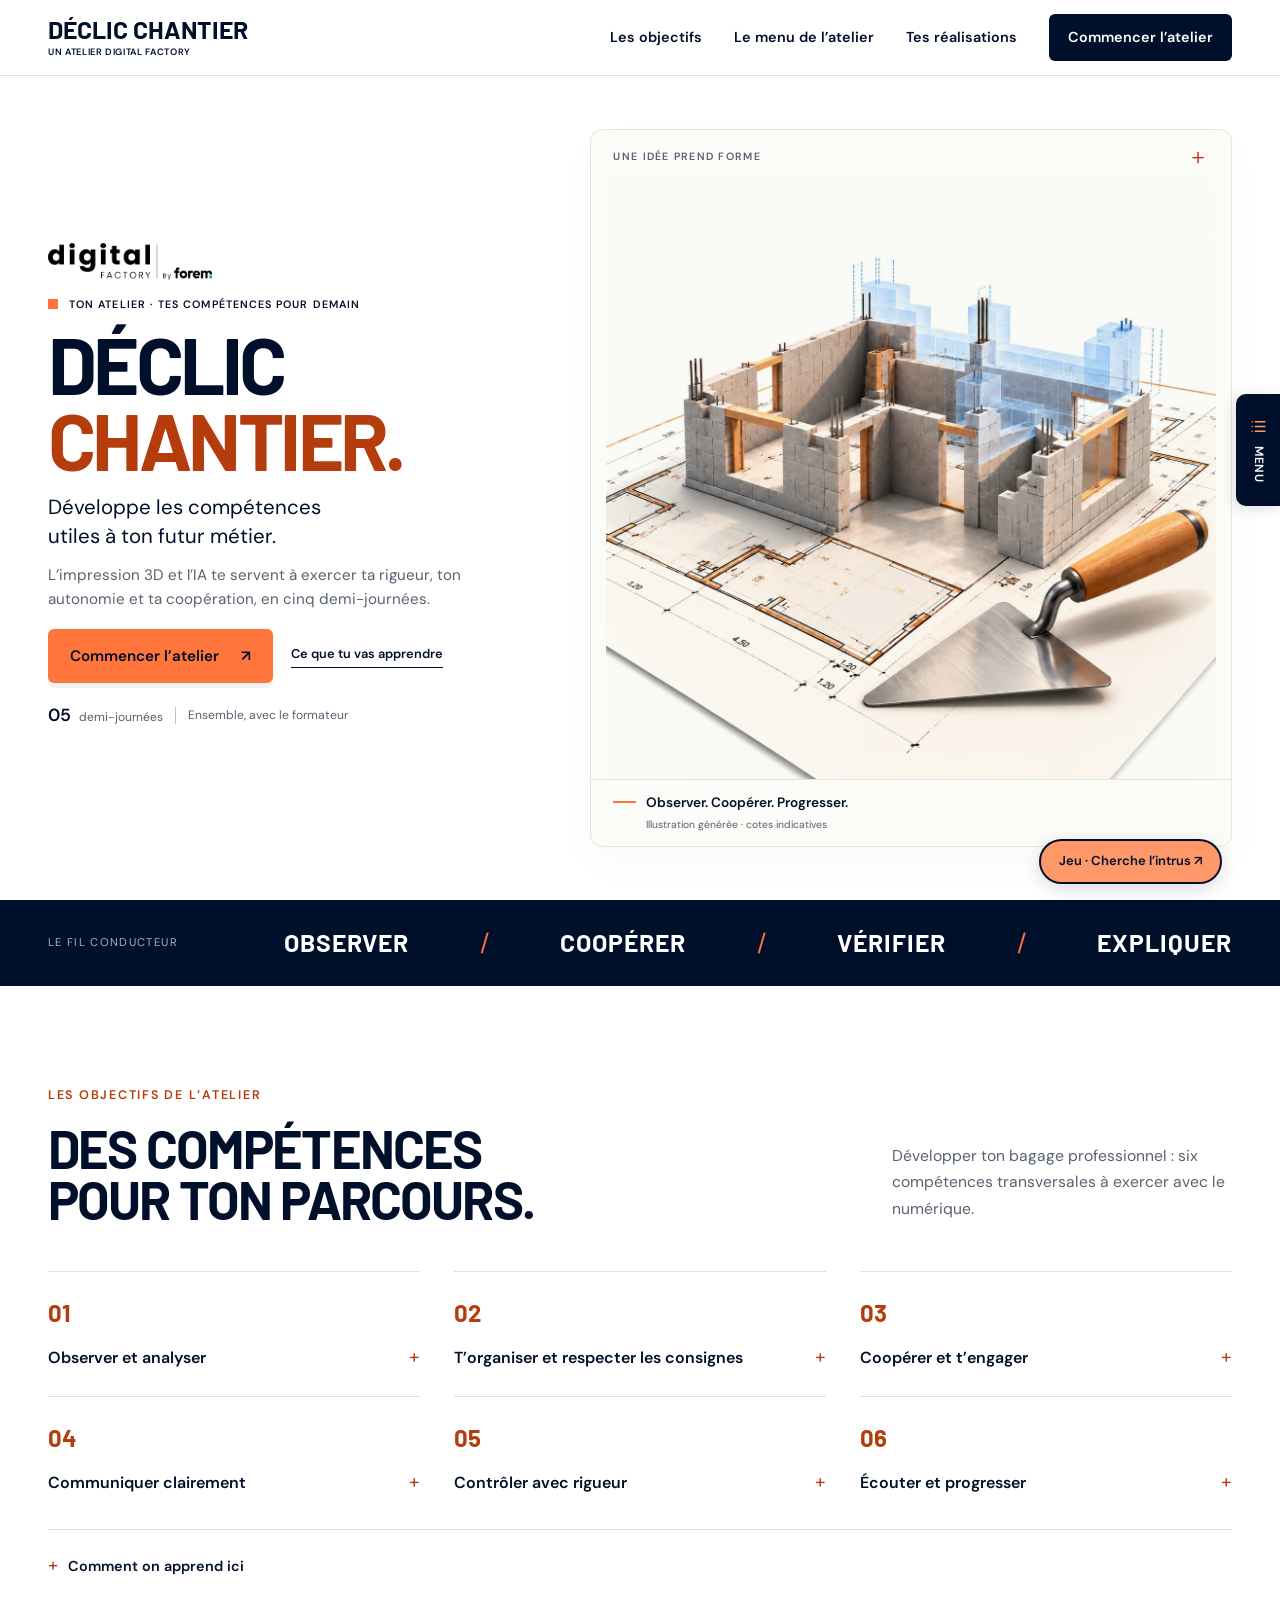
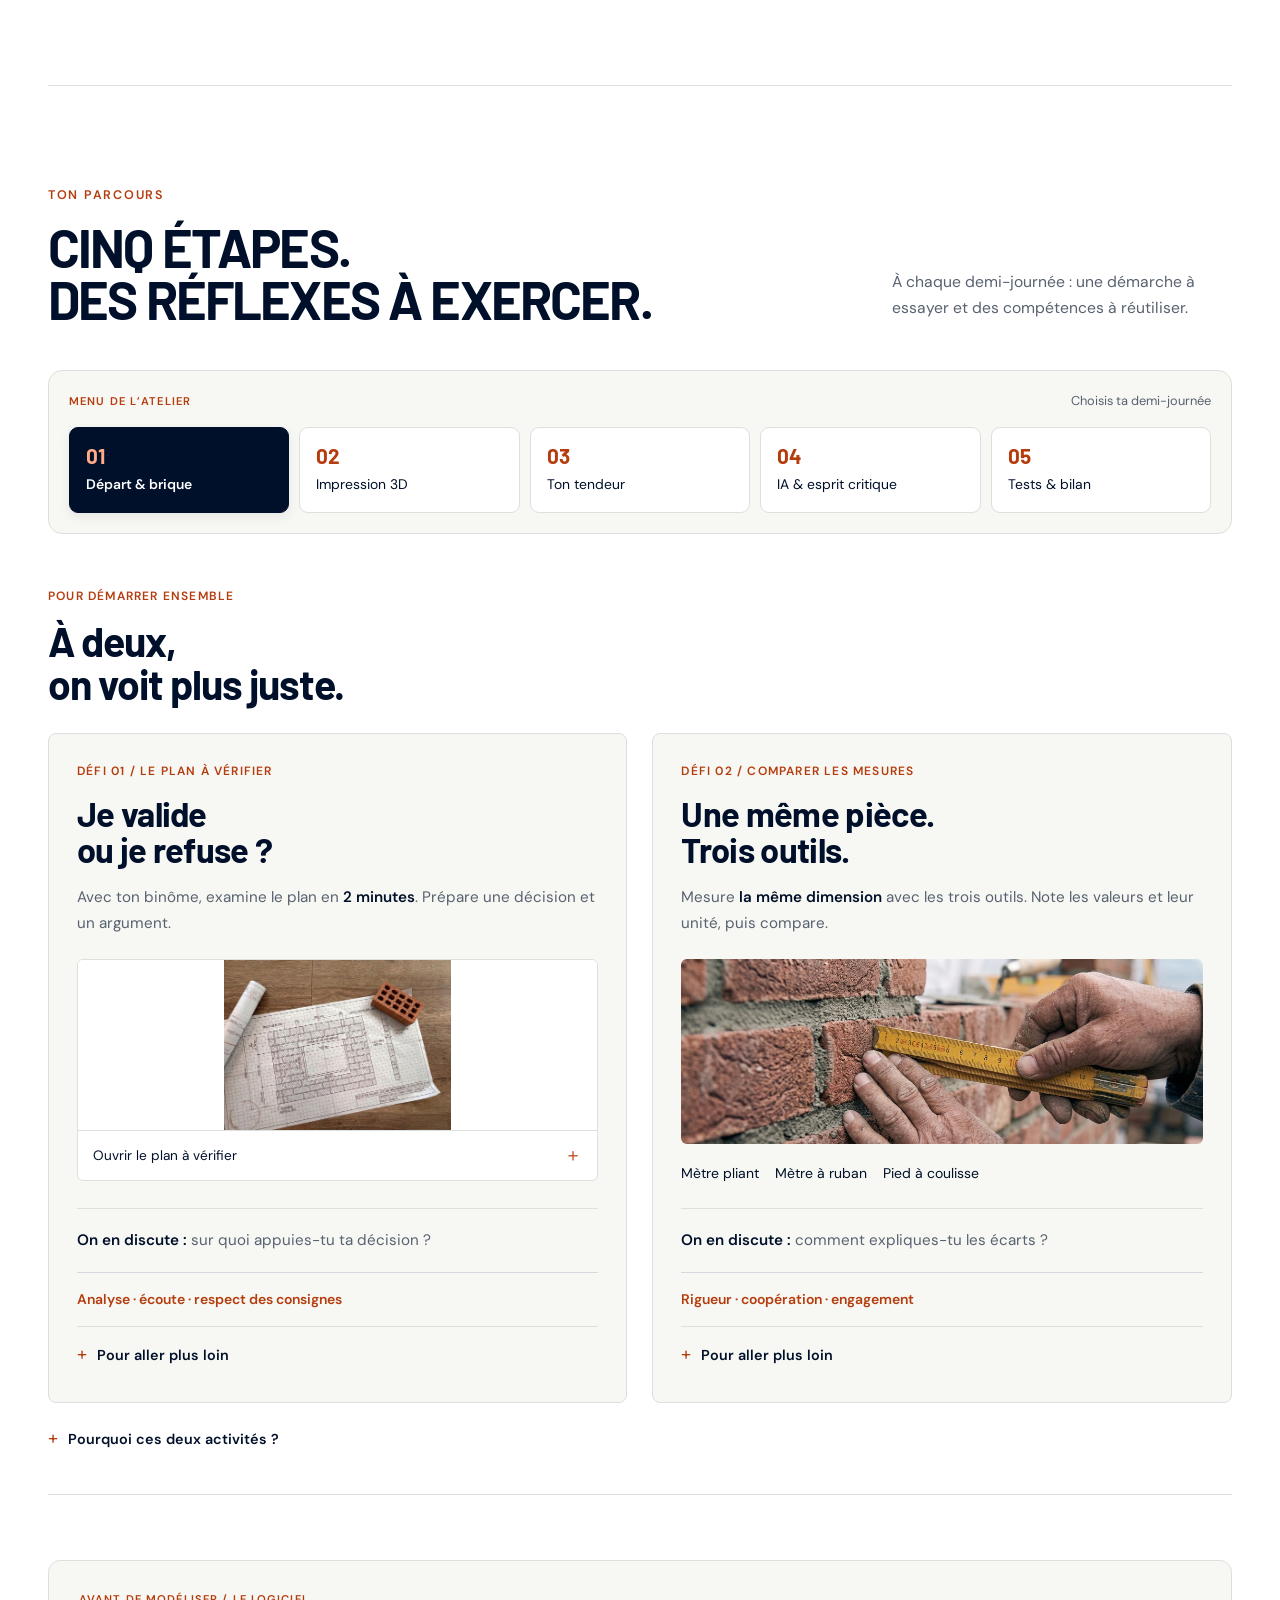
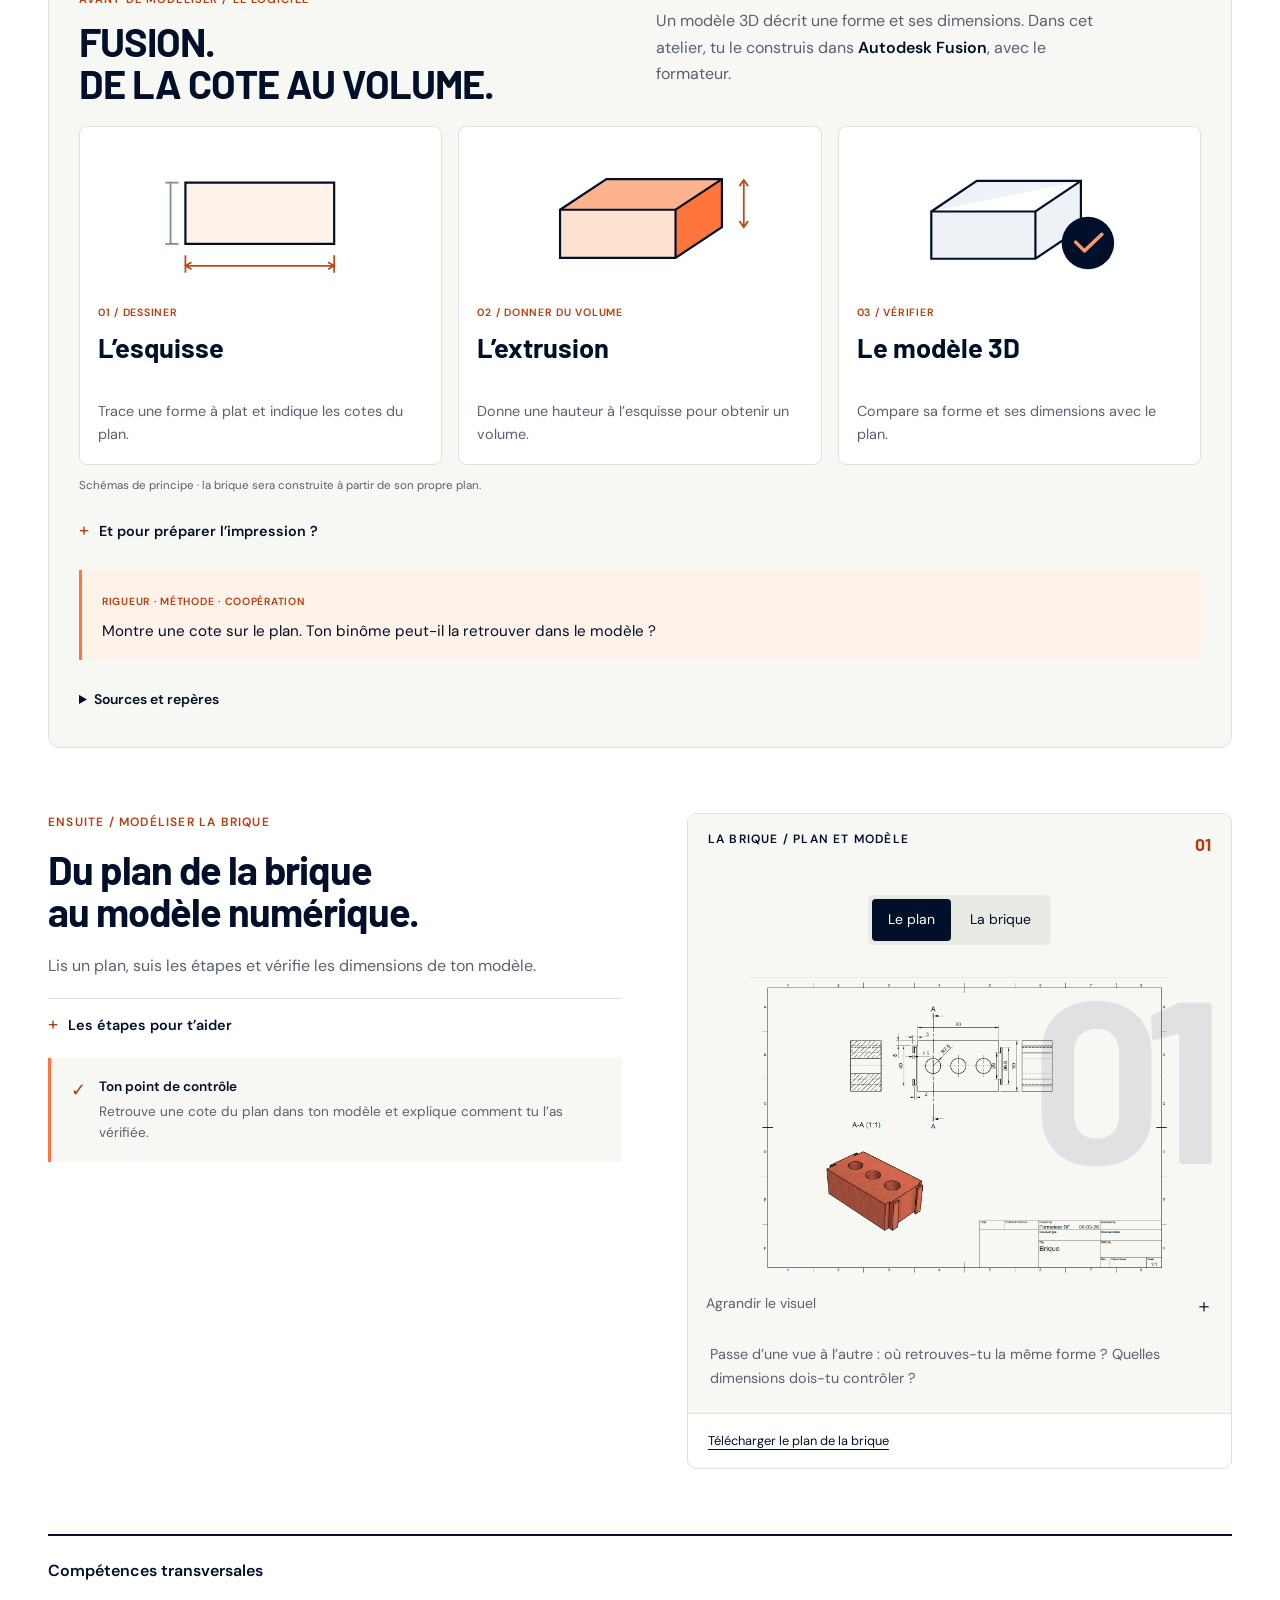
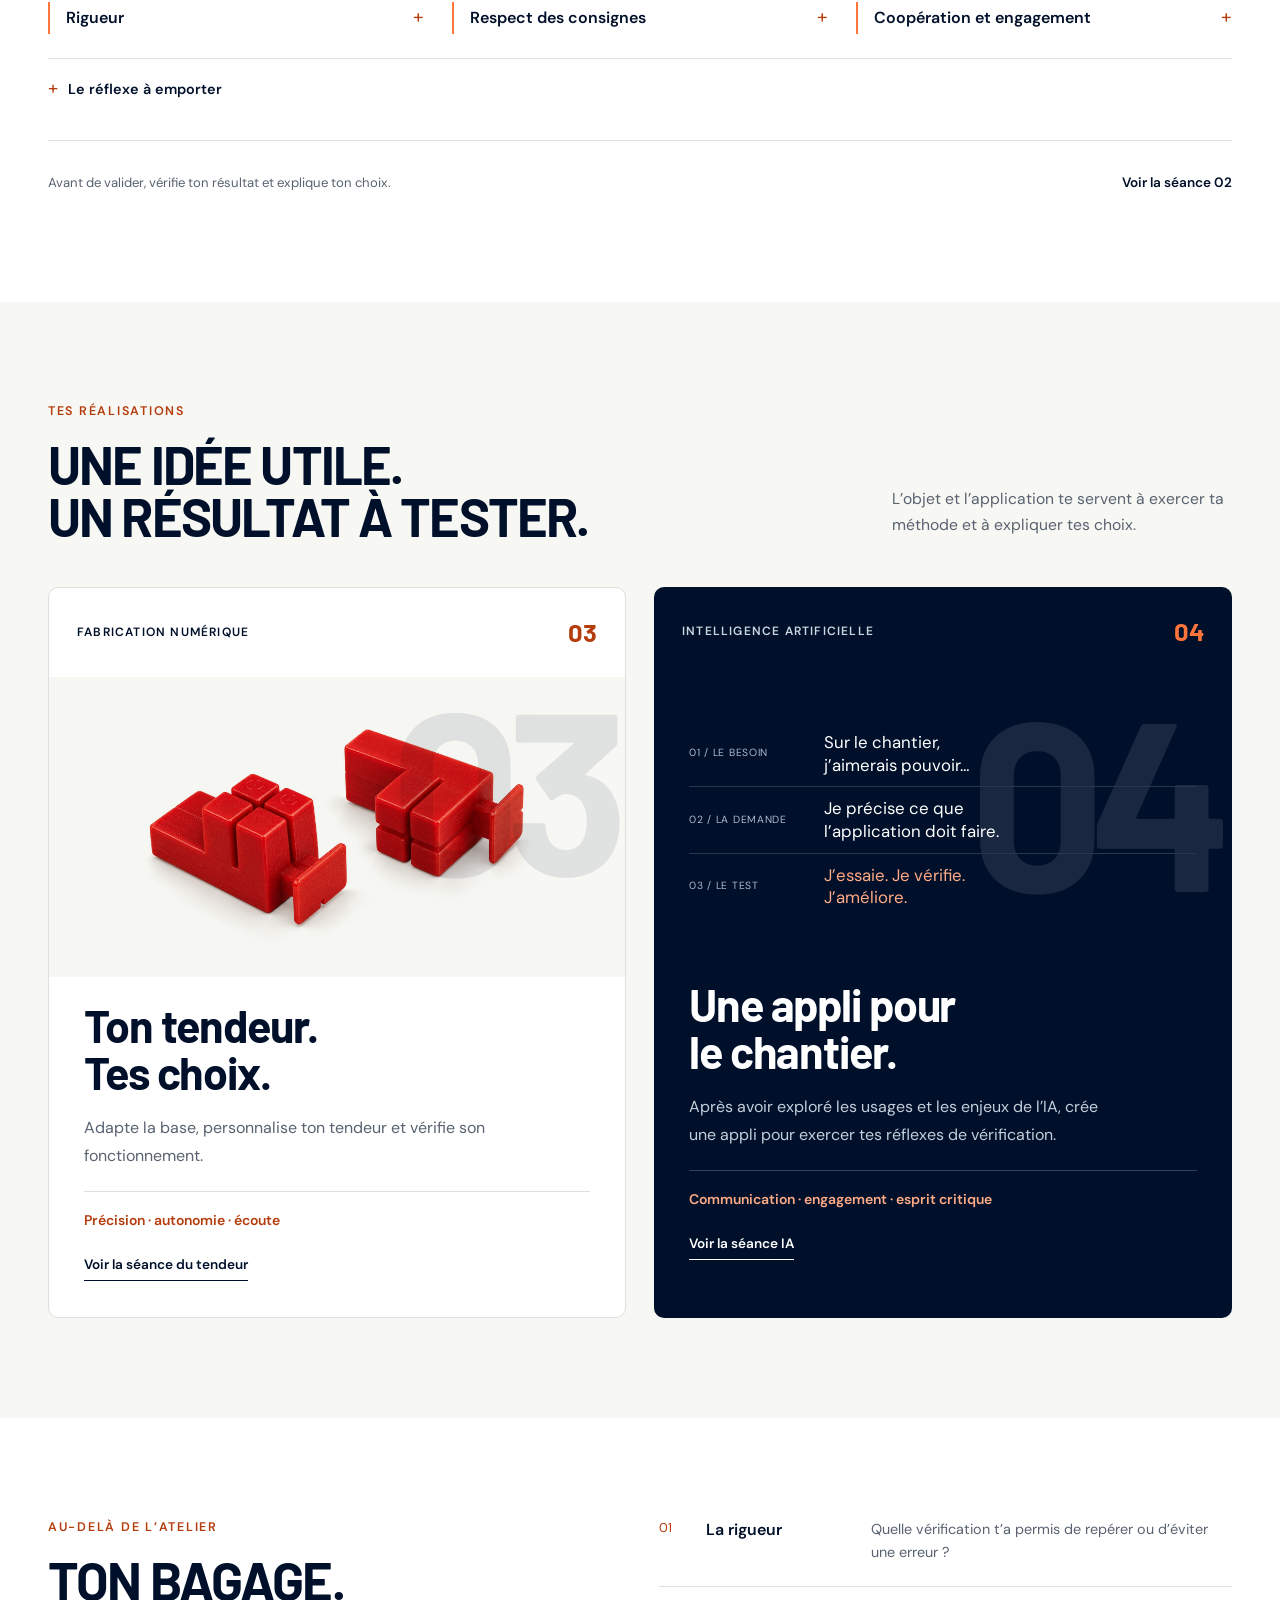
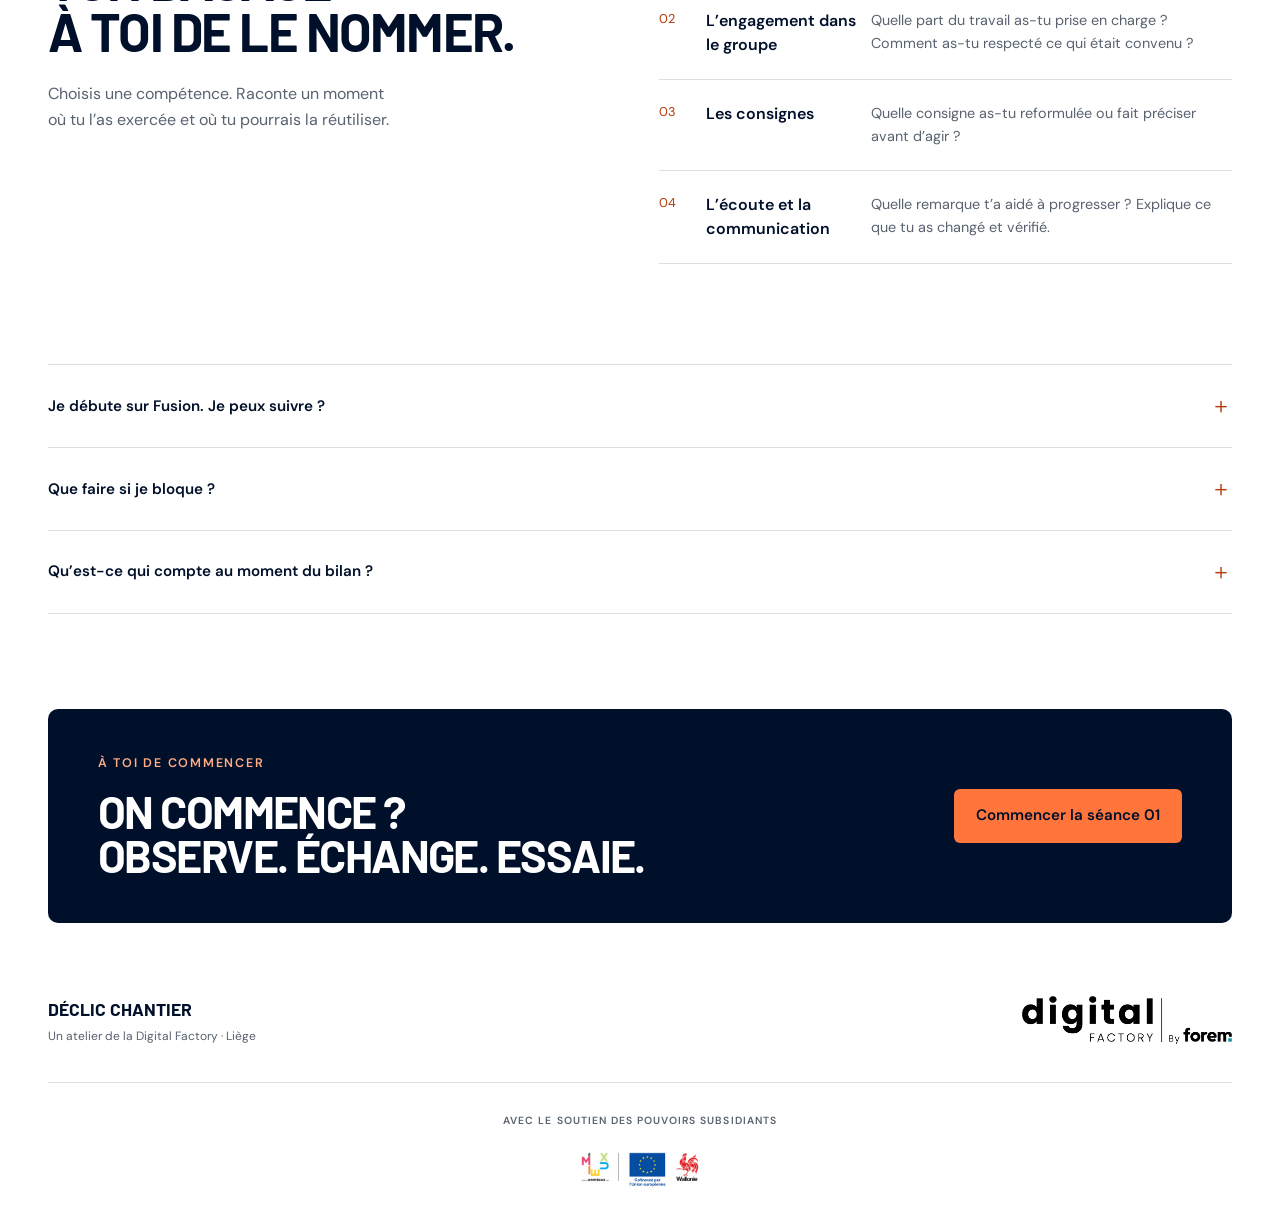
<file: index.html>
<!DOCTYPE html>
<html lang="fr">
<head>
  <meta charset="UTF-8">
  <meta name="viewport" content="width=device-width, initial-scale=1">
  <meta name="theme-color" content="#00102a">
  <meta name="description" content="Déclic Chantier, l’atelier de la Digital Factory pour développer les compétences transversales du futur maçon à travers la fabrication numérique et l’IA, en cinq demi-journées.">
  <title>Déclic Chantier — Ton bagage professionnel</title>
  <link rel="icon" type="image/svg+xml" href="data:image/svg+xml,%3Csvg%20xmlns='http://www.w3.org/2000/svg'%20viewBox='0%200%2064%2064'%3E%3Crect%20width='64'%20height='64'%20rx='14'%20fill='%2300102a'/%3E%3Cpath%20d='M18%2016h12c14%200%2022%206%2022%2016s-8%2016-22%2016H18V16zm9%208v16h4c8%200%2012-3%2012-8s-4-8-12-8h-4z'%20fill='%23ff753b'/%3E%3C/svg%3E">
  <link rel="stylesheet" href="style.css">
  <script src="print-guide.js" defer></script>
  <script src="app.js" defer></script>
  <link rel="stylesheet" href="menu-return.css"><script src="menu-return.js" defer></script>
</head>
<body class="workshop-page">
  <a class="skip" href="#main">Aller au contenu</a>
  <header class="header">
    <a href="#" class="brand" aria-label="Déclic Chantier, accueil"><span>DÉCLIC CHANTIER<span class="brand-small">UN ATELIER DIGITAL FACTORY</span></span></a>
    <nav aria-label="Navigation principale"><a href="#objectifs">Les objectifs</a><a href="#atelier-menu">Le menu de l’atelier</a><a href="#projets">Tes réalisations</a><a class="nav-cta" href="#parcours" data-start>Commencer l’atelier</a></nav>
  </header>

  <main id="main">
    <section class="hero hero-expanded wrap" aria-labelledby="hero-title">
      <div class="hero-copy">
        <img class="hero-df-logo" src="assets/logo-digital-factory.png" alt="Digital Factory by Forem" width="813" height="187">
        <p class="eyebrow"><span class="small-bar" aria-hidden="true"></span> TON ATELIER · TES COMPÉTENCES POUR DEMAIN</p>
        <h1 id="hero-title">DÉCLIC<br><span>CHANTIER.</span></h1>
        <p class="hero-tagline">Développe les compétences<br class="desktop-br"> utiles à ton futur métier.</p>
        <p class="hero-description">L’impression 3D et l’IA te servent à exercer ta rigueur, ton autonomie et ta coopération, en cinq demi-journées.</p>
        <div class="hero-actions"><a href="#parcours" class="button primary" data-start>Commencer l’atelier <span aria-hidden="true">↗</span></a><a href="#objectifs" class="text-link">Ce que tu vas apprendre</a></div>
        <div class="hero-facts"><span><strong>05</strong> demi-journées</span><i aria-hidden="true"></i><span>Ensemble, avec le formateur</span></div>
      </div>
      <figure class="hero-blueprint">
        <div class="blueprint-top"><span class="micro">UNE IDÉE PREND FORME</span><span class="blueprint-mark" aria-hidden="true">＋</span></div>
        <div class="blueprint-image"><img src="assets/maison-truelle-perspective.webp" alt="Grande truelle de maçon gravée « Digital Factory » au premier plan, devant une maison réunissant façade terminée, blocs apparents et plan coté. Les dimensions sont indicatives." width="1254" height="1254" fetchpriority="high"></div>
        <figcaption><span><i aria-hidden="true"></i> Observer. Coopérer. Progresser.</span><small>Illustration générée · cotes indicatives</small></figcaption>
      </figure>
    </section>

    <div class="approach-strip"><div class="wrap strip-inner"><span class="strip-label">LE FIL CONDUCTEUR</span><span>OBSERVER</span><b aria-hidden="true">/</b><span>COOPÉRER</span><b aria-hidden="true">/</b><span>VÉRIFIER</span><b aria-hidden="true">/</b><span>EXPLIQUER</span></div></div>

    <section class="wrap objectives section-space" id="objectifs" aria-labelledby="objectives-title">
      <div class="section-heading"><div><p class="eyebrow">LES OBJECTIFS DE L’ATELIER</p><h2 id="objectives-title">DES COMPÉTENCES<br>POUR TON PARCOURS.</h2></div><p>Développer ton bagage professionnel : six compétences transversales à exercer avec le numérique.</p></div>
      <ol class="objective-grid">
        <li><span class="objective-number">01</span><details class="objective-detail"><summary>Observer et analyser</summary><p>Repérer une information utile, comparer deux résultats et distinguer ce que tu observes de ce que tu supposes.</p></details></li>
        <li><span class="objective-number">02</span><details class="objective-detail"><summary>T’organiser et respecter les consignes</summary><p>Préparer les étapes, reformuler la consigne, respecter les règles de sécurité et demander une précision avant d’agir si nécessaire.</p></details></li>
        <li><span class="objective-number">03</span><details class="objective-detail"><summary>Coopérer et t’engager</summary><p>Répartir les rôles, réaliser ta part du travail, respecter le temps convenu et prévenir ton binôme si tu bloques.</p></details></li>
        <li><span class="objective-number">04</span><details class="objective-detail"><summary>Communiquer clairement</summary><p>Formuler un besoin, expliquer une démarche et justifier un choix avec une mesure ou un essai.</p></details></li>
        <li><span class="objective-number">05</span><details class="objective-detail"><summary>Contrôler avec rigueur</summary><p>Noter les unités, comparer le résultat à la consigne et vérifier une réponse de l’IA avant de l’utiliser.</p></details></li>
        <li><span class="objective-number">06</span><details class="objective-detail"><summary>Écouter et progresser</summary><p>Écouter une remarque, la reformuler, essayer une correction ciblée et persévérer en vérifiant son effet.</p></details></li>
      </ol>
      <details class="copy-details learning-more"><summary>Comment on apprend ici</summary><p>Mesurer, fabriquer et créer avec le numérique : à chaque activité, tu compares les résultats et tu expliques tes choix. Les activités numériques servent à travailler ta méthode, ta coopération et ton esprit critique. Avec l’IA, tu questionnes aussi les usages, les risques et la responsabilité de chacun. Les essais et les remarques t’aident à progresser ; le formateur t’accompagne dans la prise en main des outils.</p></details></section>

    <section class="wrap programme section-space" id="parcours" aria-labelledby="programme-title">
      <div class="section-heading"><div><p class="eyebrow">TON PARCOURS</p><h2 id="programme-title">CINQ ÉTAPES.<br>DES RÉFLEXES À EXERCER.</h2></div><p>À chaque demi-journée : une démarche à essayer et des compétences à réutiliser.</p></div>
    <div class="workshop-menu" id="atelier-menu" aria-label="Menu de l’atelier">
      <div class="workshop-menu-inner"><div class="workshop-menu-heading"><p class="micro">MENU DE L’ATELIER</p><p>Choisis ta demi-journée</p></div>
      <div class="session-tabs" role="tablist" aria-label="Les cinq demi-journées">
        <button role="tab" id="tab-1" aria-controls="session-panel" aria-selected="true" tabindex="0" data-session="1"><span class="tab-number">01</span><span>Départ &amp; brique</span></button>
        <button role="tab" id="tab-2" aria-controls="session-panel" aria-selected="false" tabindex="-1" data-session="2"><span class="tab-number">02</span><span>Impression 3D</span></button>
        <button role="tab" id="tab-3" aria-controls="session-panel" aria-selected="false" tabindex="-1" data-session="3"><span class="tab-number">03</span><span>Ton tendeur</span></button>
        <button role="tab" id="tab-4" aria-controls="session-panel" aria-selected="false" tabindex="-1" data-session="4"><span class="tab-number">04</span><span>IA &amp; esprit critique</span></button>
        <button role="tab" id="tab-5" aria-controls="session-panel" aria-selected="false" tabindex="-1" data-session="5"><span class="tab-number">05</span><span>Tests &amp; bilan</span></button>
      </div>
      </div>
    </div>

      <article id="session-panel" class="session-panel" role="tabpanel" aria-labelledby="tab-1" tabindex="0">
        <section id="session-icebreakers" class="icebreakers" aria-labelledby="icebreakers-title">
          <div class="icebreakers-intro"><p class="micro">POUR DÉMARRER ENSEMBLE</p><h3 id="icebreakers-title">À deux,<br>on voit plus juste.</h3></div>
          <div class="icebreaker-grid">
            <article class="icebreaker-card"><p class="micro">DÉFI 01 / LE PLAN À VÉRIFIER</p><h4>Je valide<br>ou je refuse ?</h4><p>Avec ton binôme, examine le plan en <strong>2 minutes</strong>. Prépare une décision et un argument.</p><button type="button" class="icebreaker-plan" data-image="assets/plan-a-verifier.png" data-title="Défi 01 — Le plan à vérifier"><img src="assets/plan-a-verifier.png" alt="Plan d’une baie à examiner pour décider s’il peut être validé" width="1823" height="1367" loading="lazy"><span>Ouvrir le plan à vérifier <b aria-hidden="true">＋</b></span></button><p class="icebreaker-debrief"><strong>On en discute :</strong> sur quoi appuies-tu ta décision ?</p><div class="activity-skill"><strong>Analyse · écoute · respect des consignes</strong></div><details class="copy-details activity-more"><summary>Pour aller plus loin</summary><p>Chacun expose un argument dans les deux minutes prévues. Écoute ton binôme sans interrompre et reformule son point de vue.</p><p>Appuie ta décision sur un calcul ou un raisonnement. Si un argument change ton avis, explique pourquoi.</p></details></article>
            <article class="icebreaker-card"><p class="micro">DÉFI 02 / COMPARER LES MESURES</p><h4>Une même pièce.<br>Trois outils.</h4><p>Mesure <strong>la même dimension</strong> avec les trois outils. Note les valeurs et leur unité, puis compare.</p><button type="button" class="icebreaker-photo" data-image="assets/mur-mesure-macon.webp" data-title="Mesurer sur un mur de briques" aria-label="Agrandir la photo du mur et de la mesure"><img src="assets/mur-mesure-macon.webp" width="2000" height="711" alt="Les mains d’un maçon utilisent un mètre pliant sur un mur de briques." loading="lazy"></button><ol class="measuring-tools"><li><span>01</span>Mètre pliant</li><li><span>02</span>Mètre à ruban</li><li><span>03</span>Pied à coulisse</li></ol><p class="icebreaker-debrief"><strong>On en discute :</strong> comment expliques-tu les écarts ?</p><div class="activity-skill"><strong>Rigueur · coopération · engagement</strong></div><details class="copy-details activity-more"><summary>Pour aller plus loin</summary><p>Avec ton binôme, alterne les rôles : mesurer, puis noter et vérifier. Respecte la consigne et laisse chacun essayer les outils.</p><p>Accueille la vérification de ton binôme. Compare la lecture, l’outil et la méthode avant de conclure.</p></details></article>
          </div>
          <details class="copy-details opening-purpose"><summary>Pourquoi ces deux activités ?</summary><p class="icebreakers-purpose">Faire connaissance, comparer les méthodes et écouter un autre point de vue. Dans les deux défis, appuie ta décision sur ce que tu peux observer ou vérifier.</p>
        </details></section>
        <section class="software-guide" id="comprendre-fusion" aria-labelledby="fusion-title">
          <div class="software-heading"><div><p class="micro">AVANT DE MODÉLISER / LE LOGICIEL</p><h3 id="fusion-title">FUSION.<br>DE LA COTE AU VOLUME.</h3></div><p>Un modèle 3D décrit une forme et ses dimensions. Dans cet atelier, tu le construis dans <strong>Autodesk Fusion</strong>, avec le formateur.</p></div>
          <ol class="software-stages">
            <li><svg viewBox="0 0 280 160" aria-hidden="true"><path d="M54 43H224V113H54Z" fill="#fff2e9" stroke="#00102a" stroke-width="2.5"/><path d="M54 126V146M224 126V146M54 138H224M61 134L54 138L61 142M217 134L224 138L217 142" fill="none" stroke="#bd481c" stroke-width="2"/><path d="M46 43H31M46 113H31M37 43V113" stroke="#7a899b" fill="none" stroke-width="2"/></svg><span class="micro">01 / DESSINER</span><h4>L’esquisse</h4><p>Trace une forme à plat et indique les cotes du plan.</p></li>
            <li><svg viewBox="0 0 280 160" aria-hidden="true"><path d="M49 74L102 39H234L181 74Z" fill="#ffb28e"/><path d="M49 74H181V129H49Z" fill="#ffe1d0"/><path d="M181 74L234 39V94L181 129Z" fill="#ff753b"/><path d="M49 74L102 39H234V94L181 129H49ZM49 74H181L234 39M181 74V129" fill="none" stroke="#00102a" stroke-width="2.5"/><path d="M259 40V94M254 47L259 40L264 47M254 87L259 94L264 87" fill="none" stroke="#bd481c" stroke-width="2"/></svg><span class="micro">02 / DONNER DU VOLUME</span><h4>L’extrusion</h4><p>Donne une hauteur à l’esquisse pour obtenir un volume.</p></li>
            <li><svg viewBox="0 0 280 160" aria-hidden="true"><path d="M39 76L91 41H210V95L158 130H39ZM39 76H158L210 41M158 76V130" fill="#eef1f5" stroke="#00102a" stroke-width="2.5"/><circle cx="218" cy="112" r="30" fill="#00102a"/><path d="M204 111L214 121L234 102" fill="none" stroke="#ff9869" stroke-width="4" stroke-linecap="round" stroke-linejoin="round"/></svg><span class="micro">03 / VÉRIFIER</span><h4>Le modèle 3D</h4><p>Compare sa forme et ses dimensions avec le plan.</p></li>
          </ol>
          <p class="software-caption">Schémas de principe · la brique sera construite à partir de son propre plan.</p>
          <details class="copy-details software-roles"><summary>Et pour préparer l’impression ?</summary><p><strong>Fusion sert ici à créer et modifier le modèle.</strong> Ensuite, un logiciel de préparation comme Bambu Studio le découpe en couches et prépare les trajets de la machine. On retrouve cette étape dans la deuxième demi-journée.</p></details>
          <div class="software-reflex"><span>RIGUEUR · MÉTHODE · COOPÉRATION</span><p>Montre une cote sur le plan. Ton binôme peut-il la retrouver dans le modèle ?</p></div>
          <details class="print-sources"><summary>Sources et repères</summary><p>Repère repris de « Couche par couche » : le fichier décrit la forme et les dimensions ; la préparation définit comment la fabriquer.</p><ul><li><a href="https://digitalfactory-lab.github.io/Impression3D/" target="_blank" rel="noopener noreferrer">Digital Factory — atelier Couche par couche</a></li><li><a href="https://help.autodesk.com/cloudhelp/ENU/Fusion-Model/files/SLD-REF-EXTRUDE.htm" target="_blank" rel="noopener noreferrer">Autodesk — créer du volume avec l’extrusion</a></li><li><a href="https://github.com/bambulab/BambuStudio/blob/master/README.md" target="_blank" rel="noopener noreferrer">Bambu Lab — rôle de Bambu Studio</a></li></ul><p>Contenus consultés le 9 octobre 2026. Le repère fonctionne hors connexion ; les liens nécessitent Internet.</p></details>
        </section>
        <div class="session-content"><p id="session-kicker" class="micro">ENSUITE / MODÉLISER LA BRIQUE</p><h3 id="session-title">Du plan de la brique<br>au modèle numérique.</h3><p id="session-goal" class="session-goal">Lis un plan, suis les étapes et vérifie les dimensions de ton modèle.</p><details class="copy-details session-detail" id="session-details"><summary>Les étapes pour t’aider</summary><ol id="session-steps" class="steps"><li><span>01</span>Manipule la brique et repère les cotes utiles sur son plan.</li><li><span>02</span>Crée l’esquisse puis le volume dans Fusion, avec le formateur.</li><li><span>03</span>Compare les dimensions du modèle avec celles du plan.</li></ol></details><div id="session-proof" class="proof"><span class="proof-icon" aria-hidden="true">✓</span><p><strong>Ton point de contrôle</strong><span>Retrouve une cote du plan dans ton modèle et explique comment tu l’as vérifiée.</span></p></div></div>
        <div class="session-resource" id="session-resource"><div class="resource-caption"><span class="micro">LA BRIQUE / PLAN ET MODÈLE</span><span>01</span></div><div class="brick-visual"><div class="view-switch" role="group" aria-label="Comparer le plan et la brique"><button type="button" data-brick-view="plan" aria-pressed="true">Le plan</button><button type="button" data-brick-view="objet" aria-pressed="false">La brique</button></div><button class="brick-stage chapter-stage" type="button" data-image="assets/plan-brique.png" data-title="Plan coté de la brique" aria-label="Agrandir le plan coté de la brique"><span class="chapter-number" aria-hidden="true">01</span><img id="brick-image" class="plan-view" src="assets/plan-brique.png" width="1463" height="1038" alt="Plan coté de la brique avec vues et coupe"><span class="zoom-label">Agrandir le visuel <span aria-hidden="true">＋</span></span></button><p class="brick-observe">Passe d’une vue à l’autre : où retrouves-tu la même forme ? Quelles dimensions dois-tu contrôler ?</p></div><div class="resource-footer"><a href="assets/plan-brique.png" download="Plan-brique.png">Télécharger le plan de la brique</a></div></div>
        <section class="print-guide" id="comprendre-3d" aria-labelledby="print-title" hidden>
          <div class="print-intro chapter-stage"><span class="chapter-number" aria-hidden="true">02</span><p class="eyebrow">COMPRENDRE L’IMPRESSION 3D</p><h3 id="print-title">UN FICHIER.<br>PUIS DE LA MATIÈRE.</h3><p>Comprendre le dépôt de filament, en cinq repères visuels.</p></div>
          <div class="video-bridge"><strong>Après la vidéo de construction</strong><p>Comment la forme apparaît-elle ? Que retrouves-tu sur notre imprimante ?</p><span>Observer · comparer · formuler une hypothèse</span></div>
          <div class="print-tabs" role="tablist" aria-label="Les cinq repères de l’impression 3D">
            <button type="button" role="tab" id="print-tab-0" aria-controls="print-panel" aria-selected="true" tabindex="0" data-print-step="0"><span>01</span>Le modèle</button>
            <button type="button" role="tab" id="print-tab-1" aria-controls="print-panel" aria-selected="false" tabindex="-1" data-print-step="1"><span>02</span>La préparation</button>
            <button type="button" role="tab" id="print-tab-2" aria-controls="print-panel" aria-selected="false" tabindex="-1" data-print-step="2"><span>03</span>La matière</button>
            <button type="button" role="tab" id="print-tab-3" aria-controls="print-panel" aria-selected="false" tabindex="-1" data-print-step="3"><span>04</span>La buse</button>
            <button type="button" role="tab" id="print-tab-4" aria-controls="print-panel" aria-selected="false" tabindex="-1" data-print-step="4"><span>05</span>Les couches</button>
          </div>
          <div class="print-panel" id="print-panel" role="tabpanel" aria-labelledby="print-tab-0" tabindex="0"><div class="print-visual" id="print-visual"></div><div class="print-copy"><p class="micro" id="print-kicker"></p><h4 id="print-topic-title"></h4><p id="print-explanation"></p><details class="print-takeaway copy-details" id="print-more"><summary>Pour mieux comprendre</summary><p id="print-takeaway"></p></details><div class="print-question"><span id="print-competency"></span><p id="print-question"></p></div></div></div>
          <div class="print-bottom"><p>Un schéma pour comprendre, une observation sur la vraie machine pour comparer.</p><button type="button" class="inline-link" id="next-print-topic">Repère suivant</button></div>
          <details class="print-sources"><summary>Sources et repères sur l’impression 3D</summary><p>Prusa Research et Stratasys, documentation technique en ligne, consultée le 9 octobre 2026. Ces repères décrivent les principes ; les réglages sont ceux retenus avec le formateur pour les machines et filaments de l’atelier.</p><ul><li><a href="https://www.stratasys.com/en/guide-to-3d-printing/technologies-and-materials/fdm-technology" target="_blank" rel="noopener noreferrer">Stratasys — principe du dépôt de filament fondu</a></li><li><a href="https://help.prusa3d.com/article/first-print-with-prusaslicer-3-0-0_1079761" target="_blank" rel="noopener noreferrer">Préparation, découpage en couches et aperçu</a></li><li><a href="https://help.prusa3d.com/article/modeling-with-3d-printing-in-mind_164135" target="_blank" rel="noopener noreferrer">Modèle, orientation et contraintes de fabrication</a></li><li>Matériaux : <a href="https://help.prusa3d.com/article/pla_2062" target="_blank" rel="noopener noreferrer">PLA</a> · <a href="https://help.prusa3d.com/article/petg_2059" target="_blank" rel="noopener noreferrer">PETG</a> · <a href="https://help.prusa3d.com/article/flexible-materials_2057" target="_blank" rel="noopener noreferrer">TPU et matériaux flexibles</a></li></ul><p>Les schémas sont simplifiés et sans échelle. Ils fonctionnent hors connexion ; les liens de documentation nécessitent Internet.</p></details>
        </section>
        <section class="session-competencies" aria-labelledby="session-skills-title"><div class="competencies-heading"><h3 id="session-skills-title">Compétences transversales</h3></div><ul class="competency-list" id="session-skills"><li><details class="skill-detail"><summary>Rigueur</summary><p>Relève une cote avec son unité et retrouve-la dans le modèle.</p></details></li><li><details class="skill-detail"><summary>Respect des consignes</summary><p>Prépare les étapes, reformule la consigne et vérifie ce qui doit être validé avant de poursuivre.</p></details></li><li><details class="skill-detail"><summary>Coopération et engagement</summary><p>Réalise ta part du travail dans le temps convenu et échange les rôles avec ton binôme.</p></details></li></ul><details class="copy-details transfer-more" id="transfer-details"><summary>Le réflexe à emporter</summary><p id="session-transfer">Avant d’exécuter une consigne, repère les informations nécessaires et fais préciser ce qui manque. Où pourrais-tu réutiliser cette méthode ?</p></details></section>
      </article>
      <div class="session-bottom"><span>Avant de valider, vérifie ton résultat et explique ton choix.</span><button type="button" class="next-session" id="next-session">Voir la séance 02</button></div>
    </section>

    <section id="projets" class="projects-section section-space" aria-labelledby="projects-title"><div class="wrap">
      <div class="section-heading"><div><p class="eyebrow">TES RÉALISATIONS</p><h2 id="projects-title">UNE IDÉE UTILE.<br>UN RÉSULTAT À TESTER.</h2></div><p>L’objet et l’application te servent à exercer ta méthode et à expliquer tes choix.</p></div>
      <div class="projects-grid"><article class="project-card physical-project"><div class="project-top"><span class="micro">FABRICATION NUMÉRIQUE</span><span class="project-index">03</span></div><div class="tendeur-image chapter-stage"><span class="chapter-number" aria-hidden="true">03</span><img src="assets/tendeur-studio.webp" alt="Visuel de présentation du tendeur rouge, sous deux angles" width="1536" height="1024" loading="lazy"></div><div class="project-copy"><h3>Ton tendeur.<br>Tes choix.</h3><p>Adapte la base, personnalise ton tendeur et vérifie son fonctionnement.</p><div class="project-skill"><strong>Précision · autonomie · écoute</strong></div><button type="button" class="inline-link" data-select-session="3">Voir la séance du tendeur</button></div></article>
      <article class="project-card app-project"><div class="project-top"><span class="micro">INTELLIGENCE ARTIFICIELLE</span><span class="project-index">04</span></div><div class="idea-flow chapter-stage" aria-label="Démarche de conception d’une application"><span class="chapter-number" aria-hidden="true">04</span><div class="flow-step"><span>01 / LE BESOIN</span><p>Sur le chantier,<br>j’aimerais pouvoir…</p></div><div class="flow-line" aria-hidden="true"></div><div class="flow-step"><span>02 / LA DEMANDE</span><p>Je précise ce que<br>l’application doit faire.</p></div><div class="flow-line" aria-hidden="true"></div><div class="flow-step last"><span>03 / LE TEST</span><p>J’essaie. Je vérifie.<br>J’améliore.</p></div></div><div class="project-copy"><h3>Une appli pour<br>le chantier.</h3><p>Après avoir exploré les usages et les enjeux de l’IA, crée une appli pour exercer tes réflexes de vérification.</p><div class="project-skill"><strong>Communication · engagement · esprit critique</strong></div><button type="button" class="inline-link" data-select-session="4">Voir la séance IA</button></div></article></div>
    </div></section>

    <section class="wrap transfer section-space" aria-labelledby="transfer-title"><div class="transfer-intro"><p class="eyebrow">AU-DELÀ DE L’ATELIER</p><h2 id="transfer-title">TON BAGAGE.<br>À TOI DE LE NOMMER.</h2><p>Choisis une compétence. Raconte un moment où tu l’as exercée et où tu pourrais la réutiliser.</p></div><div class="reflexes"><div><span>01</span><h3>La rigueur</h3><p>Quelle vérification t’a permis de repérer ou d’éviter une erreur ?</p></div><div><span>02</span><h3>L’engagement dans le groupe</h3><p>Quelle part du travail as-tu prise en charge ? Comment as-tu respecté ce qui était convenu ?</p></div><div><span>03</span><h3>Les consignes</h3><p>Quelle consigne as-tu reformulée ou fait préciser avant d’agir ?</p></div><div><span>04</span><h3>L’écoute et la communication</h3><p>Quelle remarque t’a aidé à progresser ? Explique ce que tu as changé et vérifié.</p></div></div></section>

    <section class="wrap faq-section" aria-label="Repères pour commencer"><details><summary>Je débute sur Fusion. Je peux suivre ? <span aria-hidden="true">＋</span></summary><p>La prise en main se fait avec le formateur, à partir de la brique. Tu avances étape par étape : observer le plan, créer une esquisse, passer au volume et contrôler les dimensions.</p></details><details><summary>Que faire si je bloque ? <span aria-hidden="true">＋</span></summary><p>Explique ce que tu voulais faire, ce que tu as essayé et ce qui bloque. Relis la consigne, puis demande une aide précise à ton binôme ou au formateur. Vérifie ensuite l’effet de la correction.</p></details><details><summary>Qu’est-ce qui compte au moment du bilan ? <span aria-hidden="true">＋</span></summary><p>Ta démarche compte : comment tu as suivi les consignes, tenu ton rôle, vérifié un résultat et utilisé une remarque. Appuie ton bilan sur un exemple vécu et explique ce que tu pourrais réutiliser sur le chantier.</p></details></section>

    <section class="wrap final-cta"><div><p class="eyebrow">À TOI DE COMMENCER</p><h2>ON COMMENCE ?<br>OBSERVE. ÉCHANGE. ESSAIE.</h2></div><a class="button primary" href="#parcours" data-start>Commencer la séance 01</a></section>
  </main>
  <footer class="footer wrap">
    <div class="footer-main"><div class="footer-brand"><strong>DÉCLIC CHANTIER</strong><span>Un atelier de la Digital Factory · Liège</span></div><button type="button" class="trainer-toggle" id="trainer-toggle" aria-label="Digital Factory — accès formateur, trois activations" aria-controls="trainer-panel" aria-expanded="false" aria-keyshortcuts="Alt+Shift+F"><img class="footer-df-logo" src="assets/logo-digital-factory.png" alt="Digital Factory by Forem" width="813" height="187" loading="lazy"></button></div>
    <div class="trainer-panel" id="trainer-panel" hidden><div><p class="micro">RESSOURCE FORMATEUR</p><p>À montrer quand les stagiaires ont formulé leur propre idée.</p></div><a class="button primary" href="combien-de-blocs.html" target="_blank" rel="noopener">Ouvrir l’exemple <span aria-hidden="true">↗</span></a><button type="button" id="trainer-hide" class="text-link">Masquer</button></div>
    <div class="funding"><p class="micro">AVEC LE SOUTIEN DES POUVOIRS SUBSIDIANTS</p><img src="assets/logo-pouvoirs-subsidiants.jpg" alt="En Mieux — enmieux.be · Cofinancé par l’Union européenne · Wallonie" width="1413" height="424" loading="lazy"></div>
  </footer>
  <dialog id="image-dialog" aria-labelledby="dialog-title"><div class="dialog-top"><h2 id="dialog-title">Ressource</h2><button type="button" id="close-dialog" aria-label="Fermer l’image">Fermer <span aria-hidden="true">×</span></button></div><img id="dialog-image" alt=""><a class="menu-return" href="#atelier-menu" data-return-menu aria-label="Revenir au menu des demi-journées" title="Revenir au menu de l’atelier"><svg viewBox="0 0 24 24" fill="none" stroke="currentColor" stroke-width="2" stroke-linecap="round" aria-hidden="true"><path d="M8 6h12M8 12h12M8 18h12M4 6h.01M4 12h.01M4 18h.01"/></svg><span>MENU</span></a></dialog>
<a class="menu-return" href="#atelier-menu" data-return-menu aria-label="Revenir au menu des demi-journées" title="Revenir au menu de l’atelier"><svg viewBox="0 0 24 24" fill="none" stroke="currentColor" stroke-width="2" stroke-linecap="round" aria-hidden="true"><path d="M8 6h12M8 12h12M8 18h12M4 6h.01M4 12h.01M4 18h.01"/></svg><span>MENU</span></a>
</body>
</html>
</file>
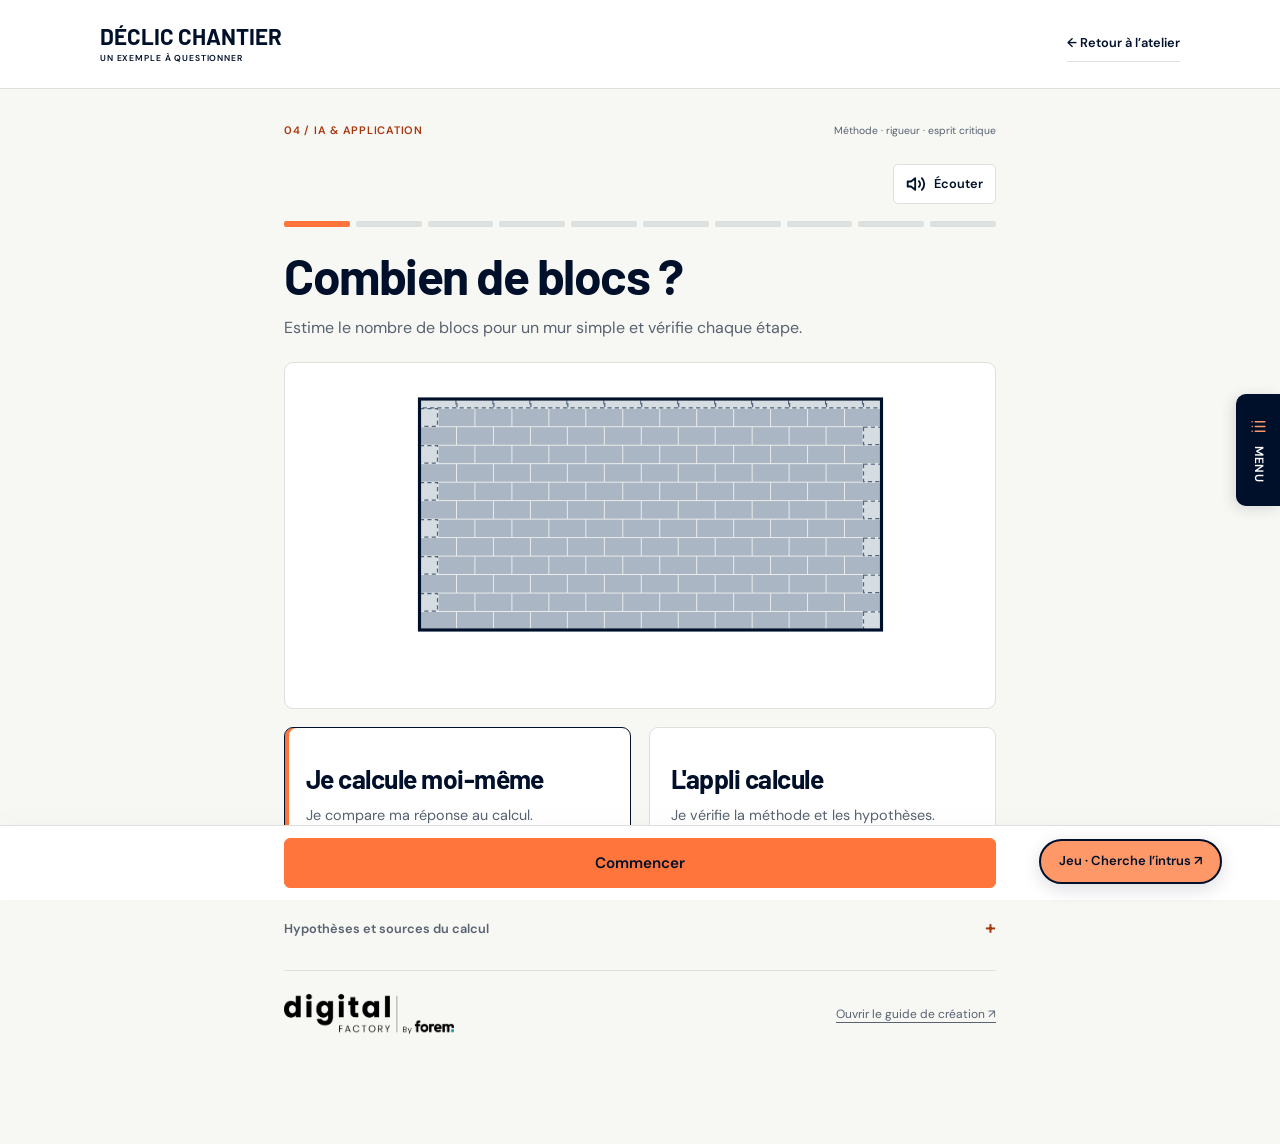
<file: combien-de-blocs.html>
<!DOCTYPE html>
<html lang="fr" data-theme="light">
<head><meta charset="UTF-8"><meta name="viewport" content="width=device-width, initial-scale=1, viewport-fit=cover"><meta name="theme-color" content="#00102a"><title>Combien de blocs ? — Déclic Chantier</title><link rel="stylesheet" href="blocs.css"><script src="blocs.js" defer></script>  <link rel="stylesheet" href="menu-return.css"><script src="menu-return.js" defer></script>
</head>
<body>
<a class="skip" href="#app">Aller au calcul</a>
<header class="app-header"><a href="index.html#ia" class="app-brand">DÉCLIC CHANTIER<span>UN EXEMPLE À QUESTIONNER</span></a><a href="index.html#ia" class="app-back">← Retour à l’atelier</a></header>
<div class="app-context wrap"><span class="context-index">04 / IA &amp; APPLICATION</span><span class="context-skills">Méthode · rigueur · esprit critique</span></div>
<main class="wrap" id="app" aria-live="polite" aria-atomic="false"></main>
<footer class="app-footer wrap"><details><summary>Hypothèses et sources du calcul</summary><p>Estimation pédagogique d’un mur rectangulaire, sans déduire les ouvertures. Les découpes et le calepinage réel ne sont pas calculés. La réserve de 10 % est une hypothèse de cet exemple, à discuter avec le formateur.</p><p>Mortier : les valeurs de la table concernent des blocs de 39 × 19 cm et des joints de 12 mm, indépendamment du joint choisi pour compter les blocs. Pour d’autres dimensions ou joints, utilise une consommation fournie par le formateur.</p><p>Les valeurs affichées sont arrondies à deux décimales au maximum (quatre pour la surface d’un module en m²) ; les calculs conservent leur précision jusqu’à l’arrondi final.</p><p>Le repère 1 sac de ciment de 25 kg + 90 litres de sable pour environ 90 litres de mortier correspond au cas à 300 kg/m³ pour blocs lourds ou mi-lourds du guide Holcim. Il ne s’applique pas à tous les mortiers.</p><ul><li>Roosens Bétons, <a href="https://www.roosens.com/gcom/animationmur/assets/fiches2023/2_ELEMENTS_DE_MACONNERIE/09_Normes/2.09.01_consommations_de_mortier_v2023.01.01.pdf" target="_blank" rel="noopener">Consommation de mortier, fiche 2.09.01, version du 01/01/2023, p. 2</a>.</li><li>Holcim Belgique, <a href="https://www.holcim.be/sites/belgium/files/2022-06/guide_du_macon_v2.pdf" target="_blank" rel="noopener">Guide du Maçon, p. 24–25</a>, fichier hébergé en juin 2022 ; date d’édition non précisée ici.</li></ul><p>Documents consultés le 9 octobre 2026. Leur ouverture demande une connexion.</p></details><div class="app-footer-brand"><img src="assets/logo-digital-factory.png" alt="Digital Factory by Forem" width="813" height="187"><a href="concevoir-appli.html">Ouvrir le guide de création ↗</a></div></footer>
<nav class="nav" id="nav" aria-label="Navigation du calcul"></nav>
<a class="menu-return" href="index.html?session=4#atelier-menu" data-return-menu aria-label="Revenir au menu des demi-journées" title="Revenir au menu de l’atelier"><svg viewBox="0 0 24 24" fill="none" stroke="currentColor" stroke-width="2" stroke-linecap="round" aria-hidden="true"><path d="M8 6h12M8 12h12M8 18h12M4 6h.01M4 12h.01M4 18h.01"/></svg><span>MENU</span></a>
</body></html>
</file>
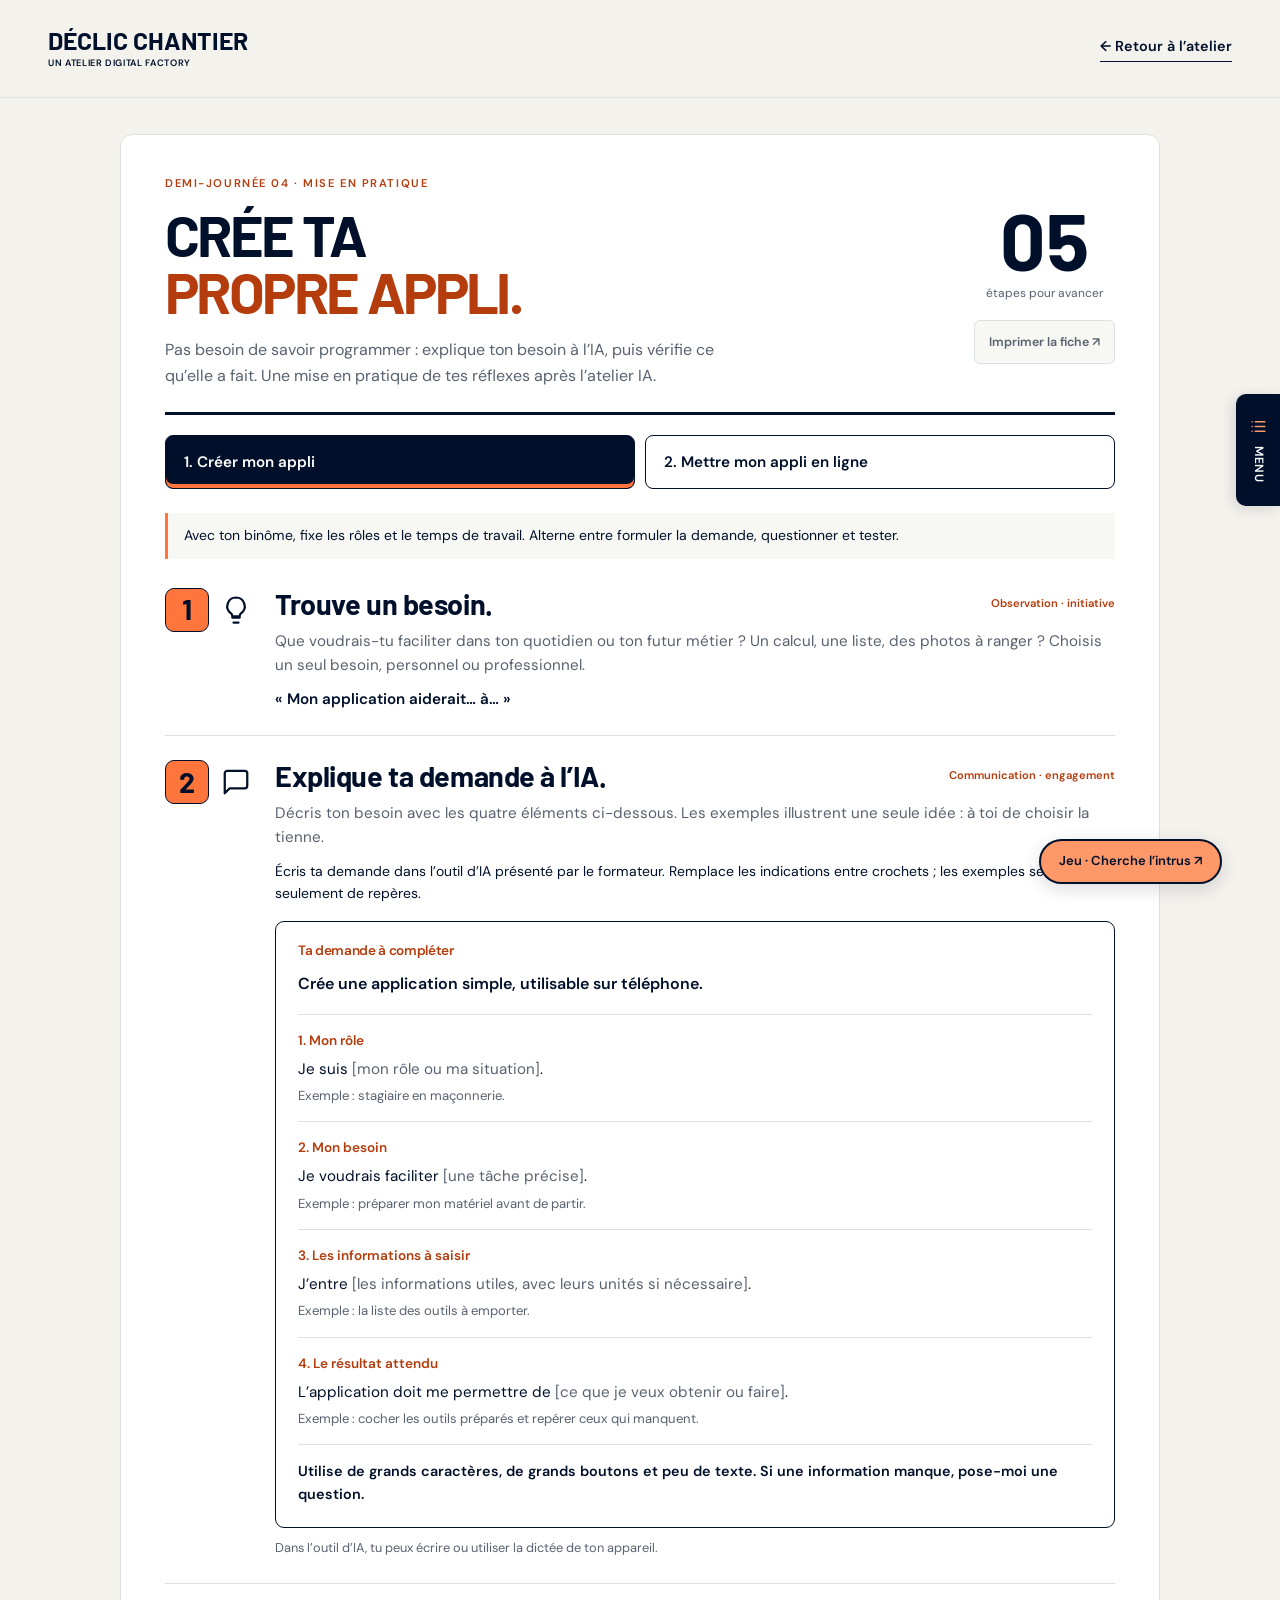
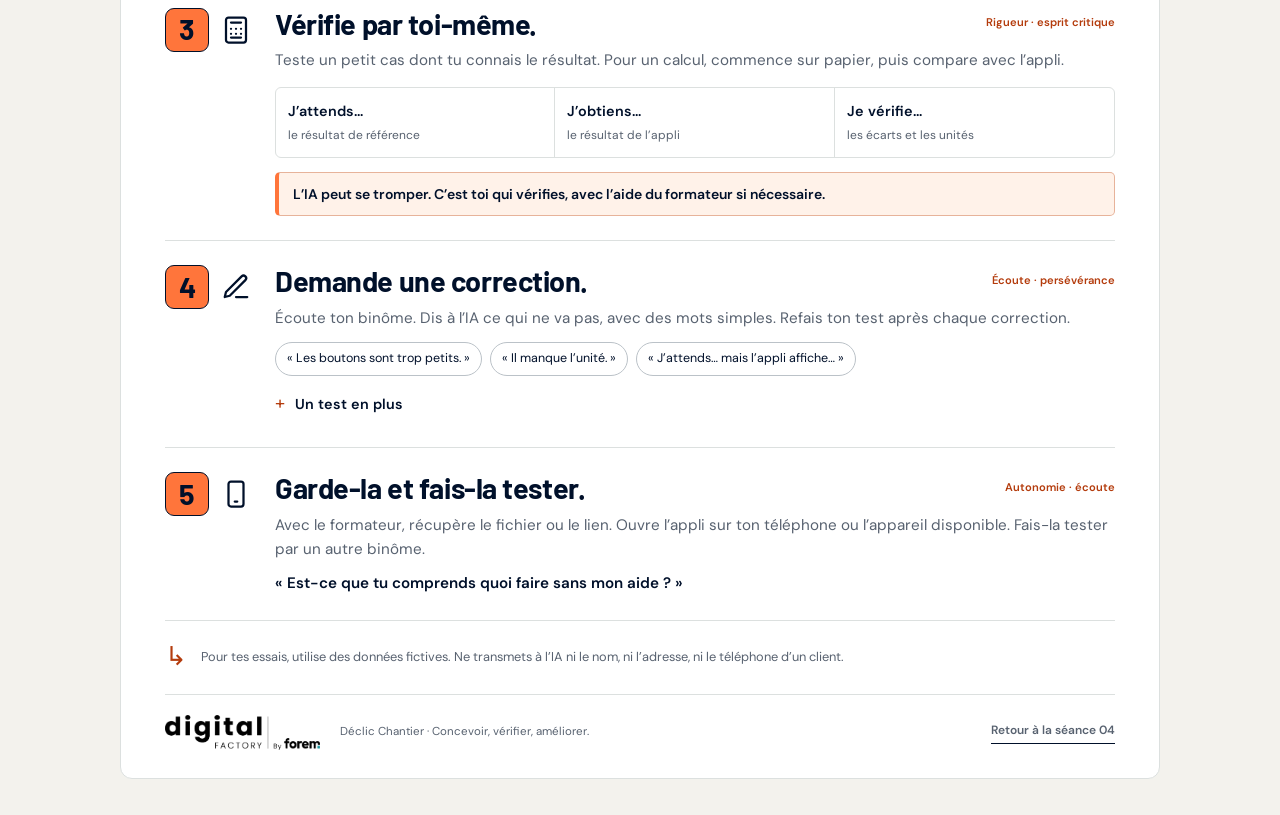
<file: concevoir-appli.html>
<!DOCTYPE html>
<html lang="fr">
<head>
  <meta charset="UTF-8"><meta name="viewport" content="width=device-width, initial-scale=1">
  <meta name="theme-color" content="#00102a"><title>Crée ta propre appli — Déclic Chantier</title>
  <link rel="stylesheet" href="style.css"><link rel="stylesheet" href="atelier-ia.css">
  <script src="atelier-ia.js" defer></script>
  <link rel="stylesheet" href="menu-return.css"><script src="menu-return.js" defer></script>
</head>
<body class="guide-page">
  <a class="skip" href="#main">Aller au contenu</a>
  <header class="header"><a href="index.html#ia" class="brand"><span>DÉCLIC CHANTIER<span class="brand-small">UN ATELIER DIGITAL FACTORY</span></span></a><a class="text-link" href="index.html#ia">← Retour à l’atelier</a></header>
  <main class="guide-wrap" id="main">
    <div class="guide-heading"><div><p class="eyebrow">DEMI-JOURNÉE 04 · MISE EN PRATIQUE</p><h1>CRÉE TA<br><span>PROPRE APPLI.</span></h1><p>Pas besoin de savoir programmer : explique ton besoin à l’IA, puis vérifie ce qu’elle a fait. Une mise en pratique de tes réflexes après l’atelier IA.</p></div><div class="guide-heading-side"><span class="guide-count">05</span><span>étapes pour avancer</span><button type="button" class="button guide-print" id="print-guide">Imprimer la fiche ↗</button></div></div>
    <div class="guide-tabs" role="tablist" aria-label="Les deux parties du guide">
      <button type="button" role="tab" id="guide-tab-create" aria-selected="true" aria-controls="guide-panel-create" tabindex="0">1. Créer mon appli</button>
      <button type="button" role="tab" id="guide-tab-publish" aria-selected="false" aria-controls="guide-panel-publish" tabindex="-1">2. Mettre mon appli en ligne</button>
    </div>
    <section id="guide-panel-create" role="tabpanel" aria-labelledby="guide-tab-create">
    <p class="guide-team">Avec ton binôme, fixe les rôles et le temps de travail. Alterne entre formuler la demande, questionner et tester.</p>
    <ol class="creation-steps">
      <li><div class="step-marker" aria-hidden="true"><span class="creation-number">1</span><svg viewBox="0 0 24 24" fill="none" stroke="currentColor" stroke-width="1.8" stroke-linecap="round" stroke-linejoin="round"><path d="M9 18h6M10 22h4M12 2a7 7 0 0 0-4 12.7c.6.5 1 1.3 1 2.1V17h6v-.2c0-.8.4-1.6 1-2.1A7 7 0 0 0 12 2Z"/></svg></div><div><div class="creation-title"><h2>Trouve un besoin.</h2><span class="creation-skill">Observation · initiative</span></div><p>Que voudrais-tu faciliter dans ton quotidien ou ton futur métier ? Un calcul, une liste, des photos à ranger ? Choisis un seul besoin, personnel ou professionnel.</p><div class="guide-question">« Mon application aiderait… à… »</div></div></li>
      <li><div class="step-marker" aria-hidden="true"><span class="creation-number">2</span><svg viewBox="0 0 24 24" fill="none" stroke="currentColor" stroke-width="1.8" stroke-linecap="round" stroke-linejoin="round"><path d="M21 15a2 2 0 0 1-2 2H7l-4 4V5a2 2 0 0 1 2-2h14a2 2 0 0 1 2 2Z"/></svg></div><div><div class="creation-title"><h2>Explique ta demande à l’IA.</h2><span class="creation-skill">Communication · engagement</span></div><p>Décris ton besoin avec les quatre éléments ci-dessous. Les exemples illustrent une seule idée : à toi de choisir la tienne.</p>
        <p class="guide-writing-note">Écris ta demande dans l’outil d’IA présenté par le formateur. Remplace les indications entre crochets ; les exemples servent seulement de repères.</p>
        <section class="prompt-template" aria-labelledby="template-title">
          <h3 id="template-title">Ta demande à compléter</h3>
          <p class="prompt-opening">Crée une application simple, utilisable sur téléphone.</p>
          <dl class="prompt-fields">
            <div><dt>1. Mon rôle</dt><dd>Je suis <em>[mon rôle ou ma situation]</em>.<small>Exemple : stagiaire en maçonnerie.</small></dd></div>
            <div><dt>2. Mon besoin</dt><dd>Je voudrais faciliter <em>[une tâche précise]</em>.<small>Exemple : préparer mon matériel avant de partir.</small></dd></div>
            <div><dt>3. Les informations à saisir</dt><dd>J’entre <em>[les informations utiles, avec leurs unités si nécessaire]</em>.<small>Exemple : la liste des outils à emporter.</small></dd></div>
            <div><dt>4. Le résultat attendu</dt><dd>L’application doit me permettre de <em>[ce que je veux obtenir ou faire]</em>.<small>Exemple : cocher les outils préparés et repérer ceux qui manquent.</small></dd></div>
          </dl>
          <p class="prompt-finish">Utilise de grands caractères, de grands boutons et peu de texte. Si une information manque, pose-moi une question.</p>
        </section>
        <p class="dictation-tip">Dans l’outil d’IA, tu peux écrire ou utiliser la dictée de ton appareil.</p>
      </div></li>
      <li><div class="step-marker" aria-hidden="true"><span class="creation-number">3</span><svg viewBox="0 0 24 24" fill="none" stroke="currentColor" stroke-width="1.8" stroke-linecap="round" stroke-linejoin="round"><rect x="4" y="2" width="16" height="20" rx="2"/><path d="M8 6h8M8 11h.01M12 11h.01M16 11h.01M8 15h.01M12 15h.01M16 15h.01M8 18h8"/></svg></div><div><div class="creation-title"><h2>Vérifie par toi-même.</h2><span class="creation-skill">Rigueur · esprit critique</span></div><p>Teste un petit cas dont tu connais le résultat. Pour un calcul, commence sur papier, puis compare avec l’appli.</p><div class="test-triptych"><span><b>J’attends…</b>le résultat de référence</span><span><b>J’obtiens…</b>le résultat de l’appli</span><span><b>Je vérifie…</b>les écarts et les unités</span></div><p class="guide-alert">L’IA peut se tromper. C’est toi qui vérifies, avec l’aide du formateur si nécessaire.</p></div></li>
      <li><div class="step-marker" aria-hidden="true"><span class="creation-number">4</span><svg viewBox="0 0 24 24" fill="none" stroke="currentColor" stroke-width="1.8" stroke-linecap="round" stroke-linejoin="round"><path d="M12 20h9M16.5 3.5a2.1 2.1 0 0 1 3 3L7 19l-4 1 1-4Z"/></svg></div><div><div class="creation-title"><h2>Demande une correction.</h2><span class="creation-skill">Écoute · persévérance</span></div><p>Écoute ton binôme. Dis à l’IA ce qui ne va pas, avec des mots simples. Refais ton test après chaque correction.</p><div class="correction-examples"><span>« Les boutons sont trop petits. »</span><span>« Il manque l’unité. »</span><span>« J’attends… mais l’appli affiche… »</span></div><details class="copy-details"><summary>Un test en plus</summary><p>Essaie aussi un champ vide ou une valeur incohérente. L’application doit te guider, sans afficher un résultat trompeur.</p></details></div></li>
      <li><div class="step-marker" aria-hidden="true"><span class="creation-number">5</span><svg viewBox="0 0 24 24" fill="none" stroke="currentColor" stroke-width="1.8" stroke-linecap="round" stroke-linejoin="round"><rect x="6" y="2" width="12" height="20" rx="2"/><path d="M11 18h2"/></svg></div><div><div class="creation-title"><h2>Garde-la et fais-la tester.</h2><span class="creation-skill">Autonomie · écoute</span></div><p>Avec le formateur, récupère le fichier ou le lien. Ouvre l’appli sur ton téléphone ou l’appareil disponible. Fais-la tester par un autre binôme.</p><div class="guide-question">« Est-ce que tu comprends quoi faire sans mon aide ? »</div></div></li>
    </ol>
    <div class="guide-privacy"><span aria-hidden="true">↳</span><p>Pour tes essais, utilise des données fictives. Ne transmets à l’IA ni le nom, ni l’adresse, ni le téléphone d’un client.</p></div>
    </section>
    <section id="guide-panel-publish" class="publish-guide" role="tabpanel" aria-labelledby="guide-tab-publish" hidden>
      <div class="publish-intro"><p class="eyebrow">NETLIFY · PREMIÈRE PUBLICATION</p><h2>Ton appli, accessible avec un lien.</h2><p>Fais ces étapes sur un ordinateur. Netlify héberge ton application : tu pourras ensuite l’ouvrir sur ton téléphone.</p></div>
      <ol class="publish-steps">
        <li><span class="publish-number" aria-hidden="true">1</span><div><h3>Prépare ton dossier.</h3><p>Télécharge les fichiers de ton appli depuis l’outil d’IA. Place-les dans un dossier nommé <strong>mon-appli</strong>.</p><p>Le fichier d’accueil doit s’appeler <strong>index.html</strong> et être directement dans ce dossier. Si tu n’as qu’un fichier HTML, renomme-le ainsi. Garde les autres fichiers avec lui.</p><p class="publish-tip">Tu as reçu un fichier ZIP ? Fais un clic droit dessus, puis « Extraire tout » ou « Décompresser ».</p></div></li>
        <li><span class="publish-number" aria-hidden="true">2</span><div><h3>Crée ton compte Netlify.</h3><p>Ouvre la page d’inscription. Choisis <strong>Sign up with email</strong> (s’inscrire avec une adresse e-mail) ou <strong>Sign up with Google</strong> si tu préfères utiliser ton compte Google.</p><p>Suis les indications. Si Netlify demande de confirmer ton adresse, ouvre le message reçu dans ta boîte mail et clique sur son lien. Si une formule est proposée, choisis <strong>Free</strong> (gratuit).</p><a class="button primary publish-action" href="https://app.netlify.com/signup" target="_blank" rel="noopener noreferrer">Créer mon compte Netlify ↗</a><p class="publish-caption">Déjà un compte ? <a href="https://app.netlify.com/login" target="_blank" rel="noopener noreferrer">Connecte-toi ici.</a></p></div></li>
        <li><span class="publish-number" aria-hidden="true">3</span><div><h3>Dépose ton dossier.</h3><p>Une fois connecté, ouvre <strong>Netlify Drop</strong>. Depuis l’explorateur de fichiers de ton ordinateur, fais glisser le dossier <strong>mon-appli</strong> dans la zone de dépôt.</p><a class="button primary publish-action" href="https://app.netlify.com/drop" target="_blank" rel="noopener noreferrer">Ouvrir Netlify Drop ↗</a><p class="publish-tip">Dépose le dossier complet contenant index.html, pas seulement un fichier choisi au hasard.</p></div></li>
        <li><span class="publish-number" aria-hidden="true">4</span><div><h3>Ouvre ton application.</h3><p>Attends la fin de l’envoi. Ouvre le lien fourni par Netlify, qui se termine par <strong>.netlify.app</strong>. Teste les boutons et une action simple.</p><p class="publish-tip">Une page « 404 » ? Vérifie avec le formateur que le bon dossier a été déposé et qu’il contient index.html.</p></div></li>
        <li><span class="publish-number" aria-hidden="true">5</span><div><h3>Garde le lien et fais tester.</h3><p>Copie l’adresse de ton appli et enregistre-la. Ouvre-la sur ton téléphone, puis demande à ton binôme de l’essayer.</p><p>Si Netlify lui demande de se connecter, le projet est peut-être privé. Avec le formateur, utilise <strong>Make public</strong> (rendre public) seulement si tu veux que chacun puisse l’ouvrir.</p><p class="publish-success">C’est terminé : ton appli peut être ouverte depuis son lien, selon l’accès choisi.</p></div></li>
      </ol>
      <details class="copy-details publish-update"><summary>J’ai corrigé mon appli : comment la mettre à jour ?</summary><p>Ouvre <strong>le même projet</strong> dans Netlify. Dans <strong>Production deploys</strong> ou <strong>Deploys</strong>, dépose ton dossier mis à jour dans la zone prévue. Attends la publication, puis actualise ton appli.</p></details>
      <details class="copy-details publish-help"><summary>Je n’arrive pas à préparer les fichiers.</summary><p>Demande à l’IA : « Fournis les fichiers de mon application prêts à ouvrir dans un navigateur, avec une page d’accueil index.html, pour une publication par glisser-déposer sur Netlify. » Fais vérifier le dossier par le formateur avant de continuer.</p></details>
      <p class="publish-source">Repères vérifiés le 25 octobre 2026 · <a href="https://docs.netlify.com/start/quickstarts/netlify-drop-quickstart/" target="_blank" rel="noopener noreferrer">Aide officielle Netlify ↗</a></p>
    </section>
    <footer class="guide-footer"><img src="assets/logo-digital-factory.png" alt="Digital Factory by Forem" width="813" height="187"><p>Déclic Chantier · Concevoir, vérifier, améliorer.</p><a href="index.html#ia" class="text-link">Retour à la séance 04</a></footer>
  </main>
<a class="menu-return" href="index.html?session=4#atelier-menu" data-return-menu aria-label="Revenir au menu des demi-journées" title="Revenir au menu de l’atelier"><svg viewBox="0 0 24 24" fill="none" stroke="currentColor" stroke-width="2" stroke-linecap="round" aria-hidden="true"><path d="M8 6h12M8 12h12M8 18h12M4 6h.01M4 12h.01M4 18h.01"/></svg><span>MENU</span></a>
</body>
</html>
</file>
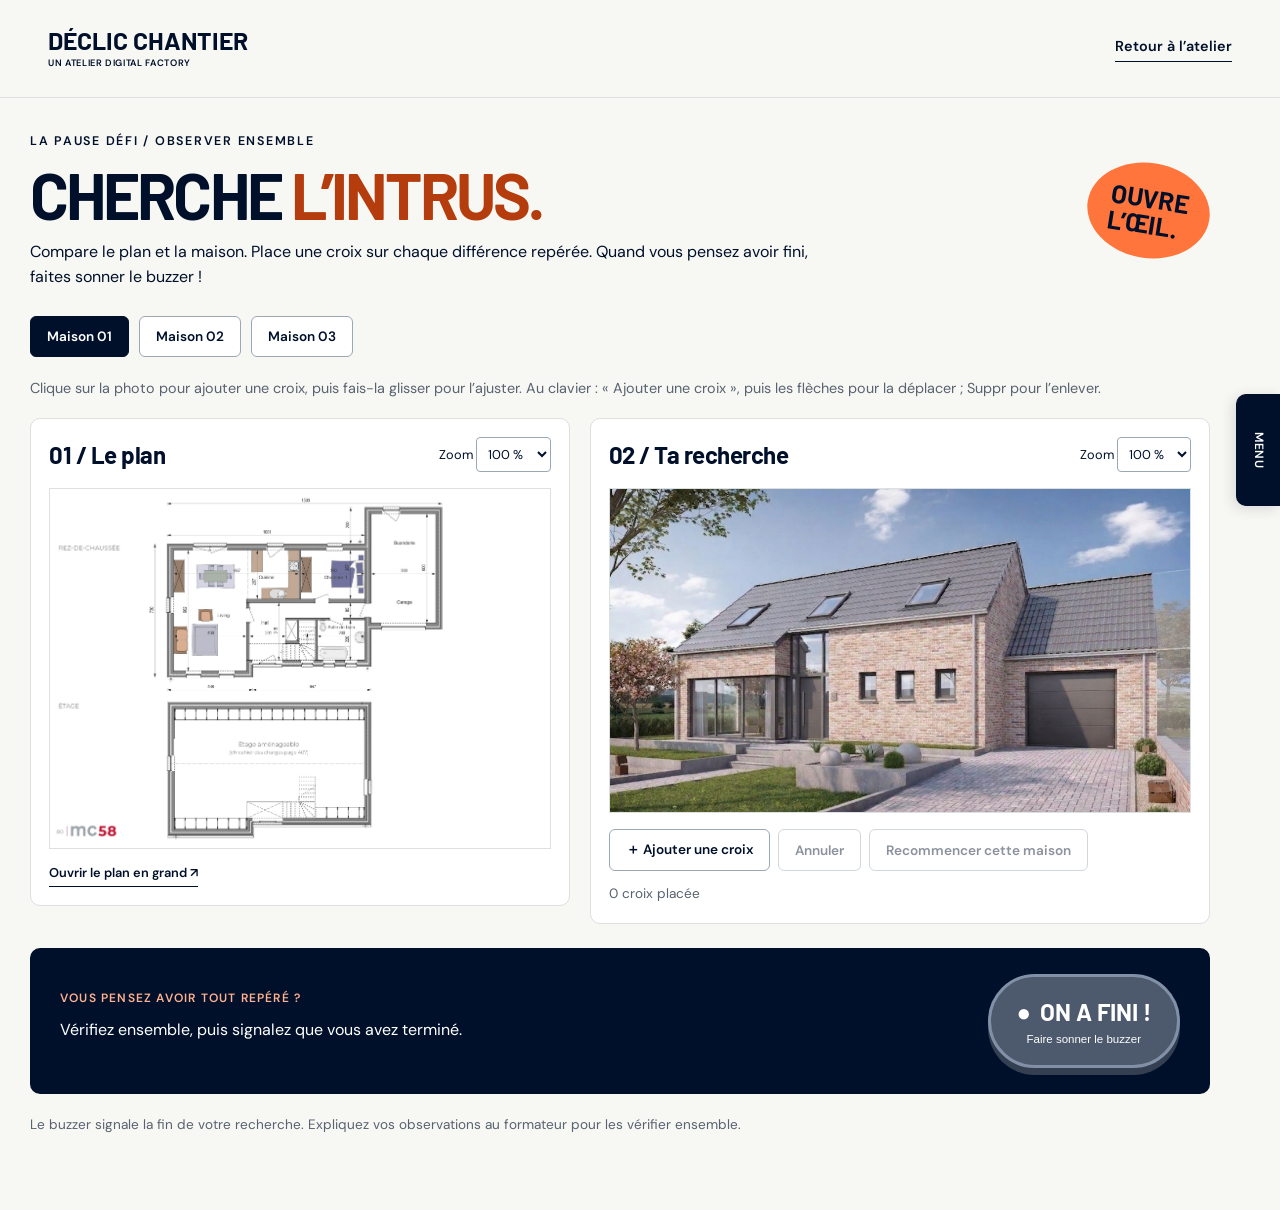
<file: intrus.html>
<!DOCTYPE html>
<html lang="fr">
<head>
  <meta charset="UTF-8"><meta name="viewport" content="width=device-width, initial-scale=1">
  <meta name="theme-color" content="#00102a">
  <title>Cherche l’intrus — Déclic Chantier</title>
  <link rel="stylesheet" href="style.css"><link rel="stylesheet" href="intrus.css">
  <link rel="stylesheet" href="menu-return.css">
  <script src="intrus-data.js" defer></script><script src="intrus.js" defer></script>
</head>
<body class="intrus-page">
  <a class="skip" href="#jeu">Aller au jeu</a>
  <header class="header"><a href="index.html" class="brand"><span>DÉCLIC CHANTIER<span class="brand-small">UN ATELIER DIGITAL FACTORY</span></span></a><a href="index.html#atelier-menu" class="text-link">Retour à l’atelier</a></header>
  <main class="intrus-wrap" id="jeu">
    <div class="intrus-intro"><div><p class="eyebrow">LA PAUSE DÉFI / OBSERVER ENSEMBLE</p><h1>CHERCHE <span>L’INTRUS.</span></h1><p>Compare le plan et la maison. Place une croix sur chaque différence repérée. Quand vous pensez avoir fini, faites sonner le buzzer !</p></div><span class="intrus-stamp" aria-hidden="true">OUVRE<br>L’ŒIL.</span></div>
    <nav class="intrus-tabs" aria-label="Choisir une maison"><button type="button" data-case="0" aria-pressed="true">Maison 01</button><button type="button" data-case="1" aria-pressed="false">Maison 02</button><button type="button" data-case="2" aria-pressed="false">Maison 03</button></nav>
    <p class="intrus-help">Clique sur la photo pour ajouter une croix, puis fais-la glisser pour l’ajuster. Au clavier : « Ajouter une croix », puis les flèches pour la déplacer ; Suppr pour l’enlever.</p>
    <div class="intrus-pair">
      <section class="intrus-card"><div class="intrus-card-head"><h2>01 / Le plan</h2><label>Zoom <select id="plan-zoom"><option value="1">100 %</option><option value="1.5">150 %</option><option value="2">200 %</option><option value="3">300 %</option></select></label></div><div class="intrus-viewport"><img id="intrus-plan" alt="Plan de la maison à comparer à la photo" draggable="false"></div><a id="plan-large" target="_blank" rel="noopener" class="text-link">Ouvrir le plan en grand ↗</a></section>
      <section class="intrus-card"><div class="intrus-card-head"><h2>02 / Ta recherche</h2><label>Zoom <select id="photo-zoom"><option value="1">100 %</option><option value="1.5">150 %</option><option value="2">200 %</option></select></label></div><div class="intrus-viewport" id="photo-viewport"><div class="intrus-photo" id="photo-stage"><img id="intrus-photo" alt="Maison modifiée : repère les différences avec le plan" draggable="false"><div id="intrus-marks"></div></div><p id="photo-pending" hidden>La photo de cet exercice est en cours de préparation.</p></div><div class="intrus-tools"><button type="button" id="add-mark">＋ Ajouter une croix</button><button type="button" id="undo-mark">Annuler</button><button type="button" id="clear-marks">Recommencer cette maison</button></div><p class="intrus-count" id="mark-count">0 croix placée</p></section>
    </div>
    <section class="intrus-finish" aria-label="Terminer la recherche"><div><p class="micro">VOUS PENSEZ AVOIR TOUT REPÉRÉ ?</p><p>Vérifiez ensemble, puis signalez que vous avez terminé.</p><p id="intrus-status" role="status" aria-live="polite"></p><button type="button" id="resume-game" hidden>Reprendre la recherche</button></div><button type="button" class="intrus-buzzer" id="intrus-buzzer" disabled><span aria-hidden="true">●</span> ON A FINI !<small>Faire sonner le buzzer</small></button></section>
    <details class="intrus-correction" id="intrus-correction" hidden><summary>Voir la photo originale</summary><p>Comparez la photo originale à la maison modifiée et à vos repères. Expliquez au formateur les différences que vous avez trouvées.</p><img id="intrus-result" alt="Photo originale de la maison, avant les modifications du jeu"><a id="result-large" target="_blank" rel="noopener" class="text-link">Ouvrir la photo originale en grand ↗</a></details>
    <p class="intrus-note">Le buzzer signale la fin de votre recherche. Expliquez vos observations au formateur pour les vérifier ensemble.</p>
    <noscript>Active JavaScript pour placer les croix et utiliser le buzzer.</noscript>
  </main>
  <a class="menu-return" href="index.html#atelier-menu" aria-label="Retour au menu de l’atelier"><span>MENU</span></a>
</body>
</html>
</file>
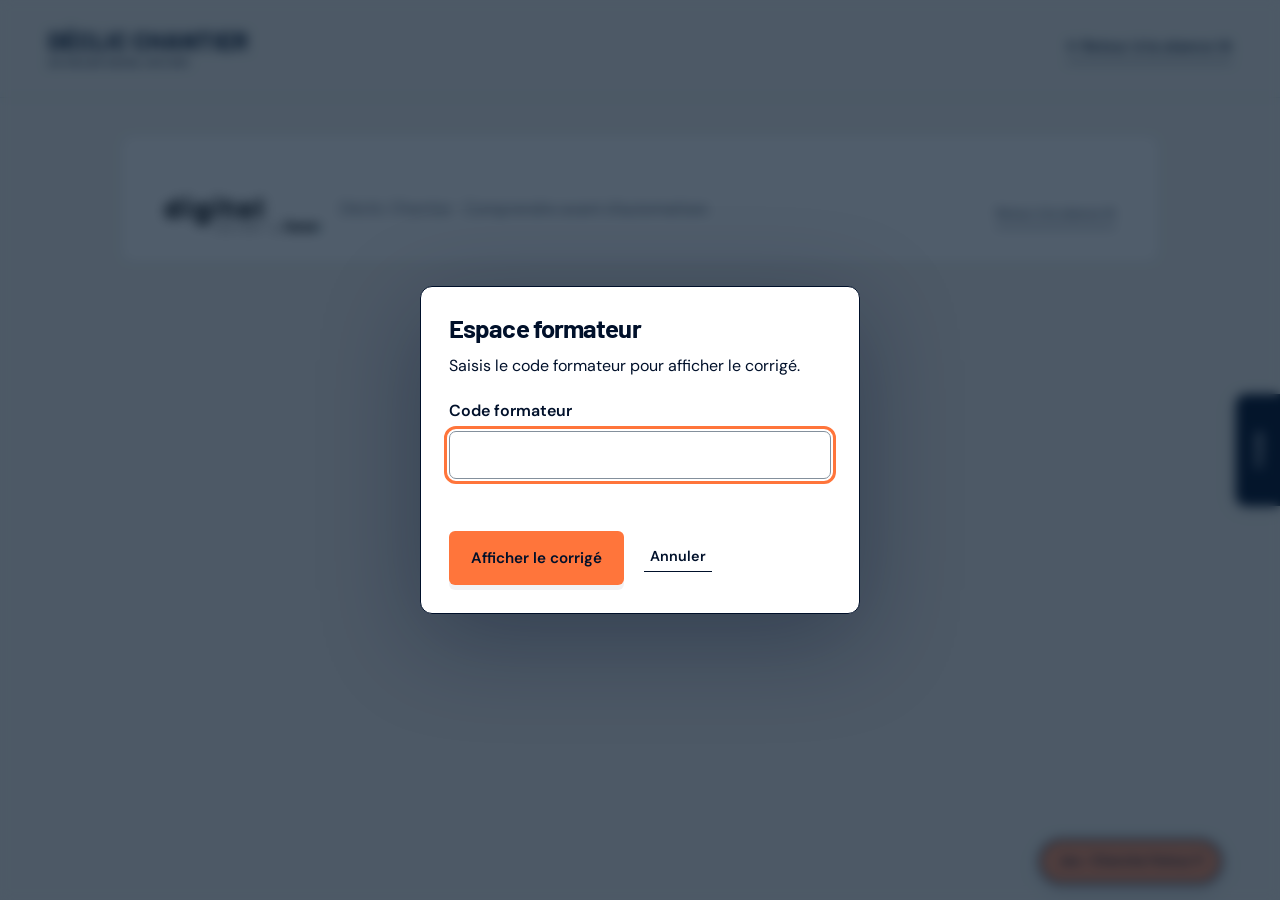
<file: regle-de-trois-corrige-formateur.html>
<!doctype html>
<html lang="fr">
<head>
<meta charset="utf-8">
<meta name="viewport" content="width=device-width, initial-scale=1">
<title>Corrigé formateur — La règle de trois</title><meta name="robots" content="noindex, nofollow">
<link rel="stylesheet" href="style.css"><link rel="stylesheet" href="atelier-ia.css"><link rel="stylesheet" href="regle-de-trois.css"><link rel="stylesheet" href="menu-return.css"><script src="regle-de-trois.js" defer></script><script src="menu-return.js" defer></script>
</head>
<body class="guide-page rule-page">
<a class="skip" href="#main">Aller au contenu</a>
<header class="header"><a href="index.html?session=4#parcours" class="brand"><span>DÉCLIC CHANTIER<span class="brand-small">UN ATELIER DIGITAL FACTORY</span></span></a><a class="text-link" href="index.html?session=4#parcours">← Retour à la séance IA</a></header>
<main class="guide-wrap rule-wrap" id="main">
<div class="trainer-content" hidden>
<p class="eyebrow">REPÈRES POUR LE FORMATEUR</p>
<h1>Corrigé formateur</h1>
<p>Réponses des 7 exercices, avec le calcul « pour 1 ». Les résultats utilisent les hypothèses des énoncés ; adapte les exercices aux matériaux de l’atelier.</p>

<h2>Exercices 1 à 5</h2>
<div class="table-wrap"><table>
  <tr><th>N°</th><th>a) Pour 1</th><th>b) Calcul</th><th>c) Chemin inverse</th></tr>
  <tr><td>1</td><td>27 ÷ 3 = 9 seaux par sac</td><td>9 × 5 = 45 seaux</td><td>63 ÷ 9 = 7 sacs</td></tr>
  <tr><td>2</td><td>30 ÷ 6 = 5 crochets par m²</td><td>5 × 22 = 110 crochets</td><td>100 ÷ 5 = 20 m²</td></tr>
  <tr><td>3</td><td>6 ÷ 3 = 2 m² par heure</td><td>2 × 7 = 14 m²</td><td>16 ÷ 2 = 8 heures</td></tr>
  <tr><td>4</td><td>75 ÷ 6 = 12,5 blocs par m²</td><td>12,5 × 13 = 162,5, donc 163 blocs (arrondi au-dessus)</td><td>100 ÷ 12,5 = 8 m²</td></tr>
  <tr><td>5</td><td>10 m ÷ 20 = 0,5 m par cm, soit l'échelle 1/50</td><td>9 × 0,5 = 4,50 m</td><td>90 cm ÷ 50 cm = 1,8 cm</td></tr>
</table></div>
<p>Exercice 4 : sur un vrai chantier, on ajoute une marge pour la casse. Bonne transition vers une séance sur les pourcentages.</p>

<h2>Les pièges</h2>
<ul>
  <li><strong>6. Deux fois plus grand : non, 200 blocs.</strong> On raisonne en m². Premier mur : 4 × 1 = 4 m² pour 50 blocs, soit 12,5 au m². Second mur : 8 × 2 = 16 m², quatre fois plus, donc 200 blocs.</li>
  <li><strong>7. Le béton qui durcit : 28 jours dans l’hypothèse donnée.</strong> Doubler la surface ne permet pas de calculer un délai par proportionnalité. Ce nombre sert à l’exercice, pas à décider d’une intervention sur du béton réel.</li>
</ul>

<h2>Pistes d'animation</h2>
<ul>
  <li>Faire dire à voix haute « Pour 1 m², il faut … » avant de taper le calcul.</li>
  <li>Pour les pièges, laisser chacun annoncer sa réponse, puis faire expliquer ce qui cloche avant de corriger.</li>
  <li>Si l'appli « Combien de blocs ? » sert dans l'atelier, les exercices 4 et 6 permettent de refaire à la main ce qu'elle calcule.</li>
</ul>

<h2>Sources</h2>
<ul>
  <li>Crochets de mur creux : minimum 5 par m² selon l'annexe nationale belge de l'Eurocode 6 (NBN EN 1996-1-1). <a href="https://www.plaka-solutions.com/fileadmin/user_upload/catalogue-produit/02.05.03/2.technical-data-sheet/02.05.03_LEVIAT_f_FR_CROCHET_N3_TORSADE_DROIT_Fiche_techn_V02_2020-12-02.pdf">Plaka / Leviat, fiche technique crochet n°3</a></li>
  <li>Mortier de montage pour 1 sac de 25 kg (dosage 300 kg/m³) : sable ×9, environ 12 L d'eau, environ 90 L de mortier. <a href="https://www.lafarge.fr/sites/france/files/docs/lafarge_fiche_produit_loriginal_a4_06-24.pdf">Lafarge, fiche produit L'Original</a>. Fiche française ; l'unité du sable y figure en pictogramme, illisible dans l'extraction du PDF : interprétée comme des seaux, à confirmer sur la fiche.</li>
  <li>Blocs de 39 × 19 cm : 12,5 au m² avec des joints de 1 cm (40 × 20 cm = 800 cm² par bloc ; 10 000 ÷ 800 = 12,5).</li>
  <li>Rythme de travail, boîte de 100 crochets : données d'exercice plausibles, non sourcées.</li>
</ul>
<p><a class="text-link" href="regle-de-trois-sur-chantier.html">Retour aux exercices</a></p>
<p><button class="text-link" type="button" data-lock-trainer>Masquer le corrigé et revenir aux exercices</button></p></div>
<noscript>Active JavaScript pour ouvrir l’espace formateur.</noscript>
<footer class="guide-footer"><img src="assets/logo-digital-factory.png" alt="Digital Factory by Forem" width="813" height="187"><p>Déclic Chantier · Comprendre avant d’automatiser.</p><a class="text-link" href="index.html?session=4#parcours">Retour à la séance IA</a></footer>
</main><a class="menu-return" href="index.html?session=4#atelier-menu" data-return-menu aria-label="Revenir au menu des demi-journées"><span>MENU</span></a>
<dialog class="trainer-dialog" id="trainer-dialog" aria-labelledby="trainer-dialog-title">
<form id="trainer-access-form"><h2 id="trainer-dialog-title">Espace formateur</h2><p>Saisis le code formateur pour afficher le corrigé.</p><label for="trainer-code">Code formateur</label><input id="trainer-code" name="trainer-code" type="password" inputmode="numeric" autocomplete="off" required aria-describedby="trainer-error"><p id="trainer-error" role="status" aria-live="polite"></p><div class="trainer-dialog-actions"><button class="button primary" type="submit">Afficher le corrigé</button><button class="text-link" type="button" data-close-trainer>Annuler</button></div></form></dialog>
</body>
</html>
</file>
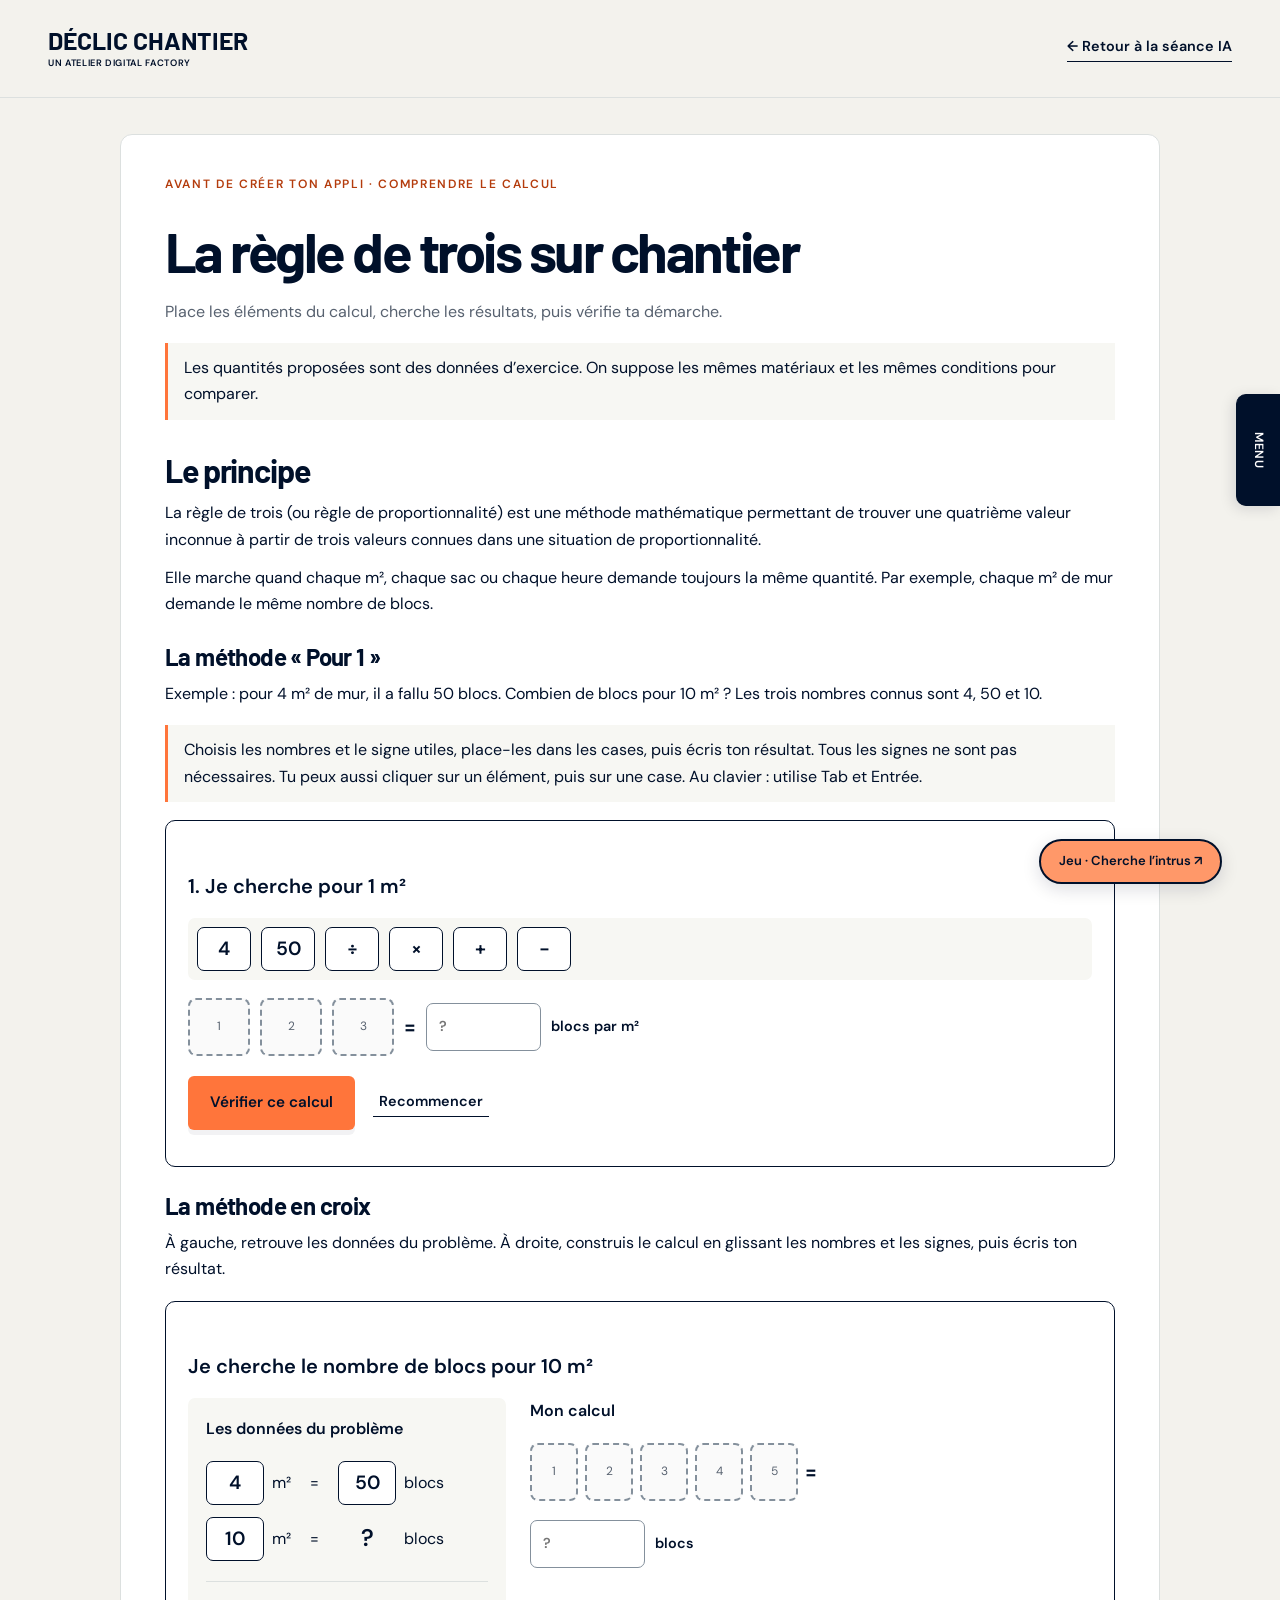
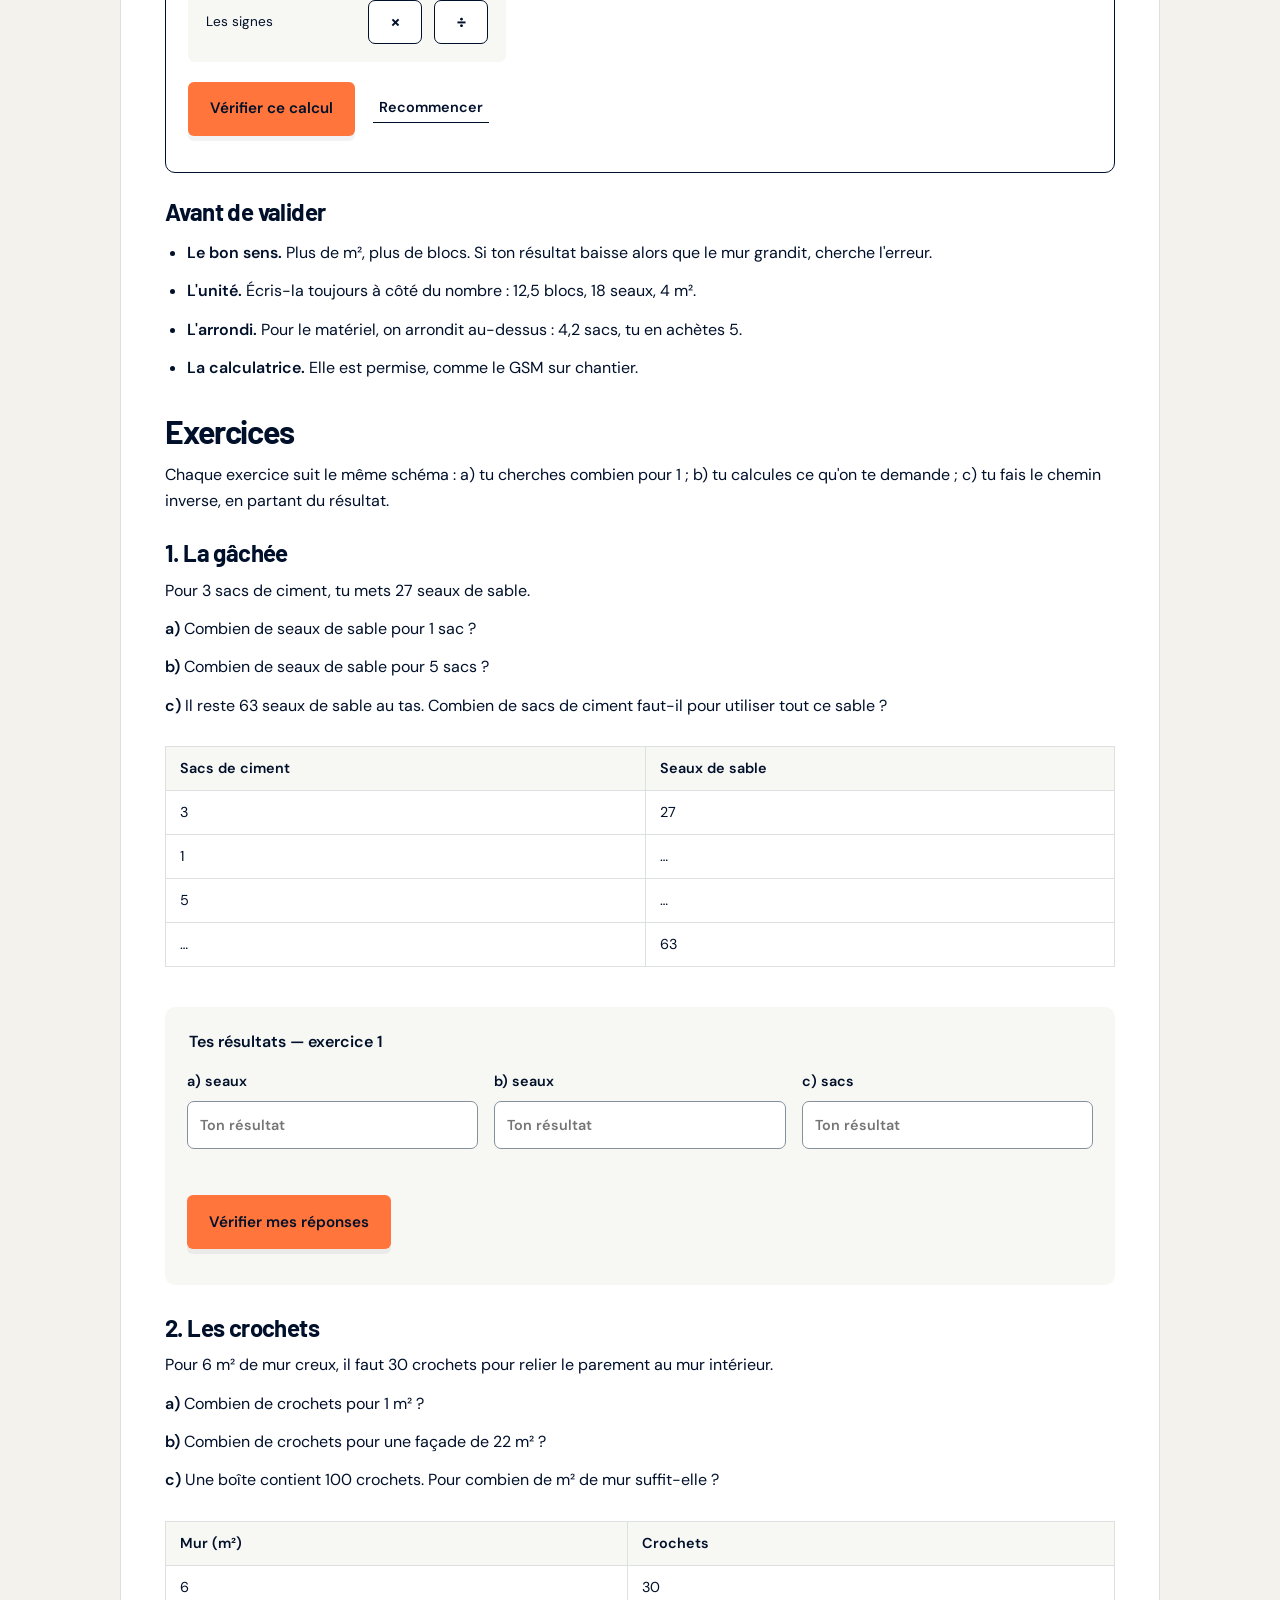
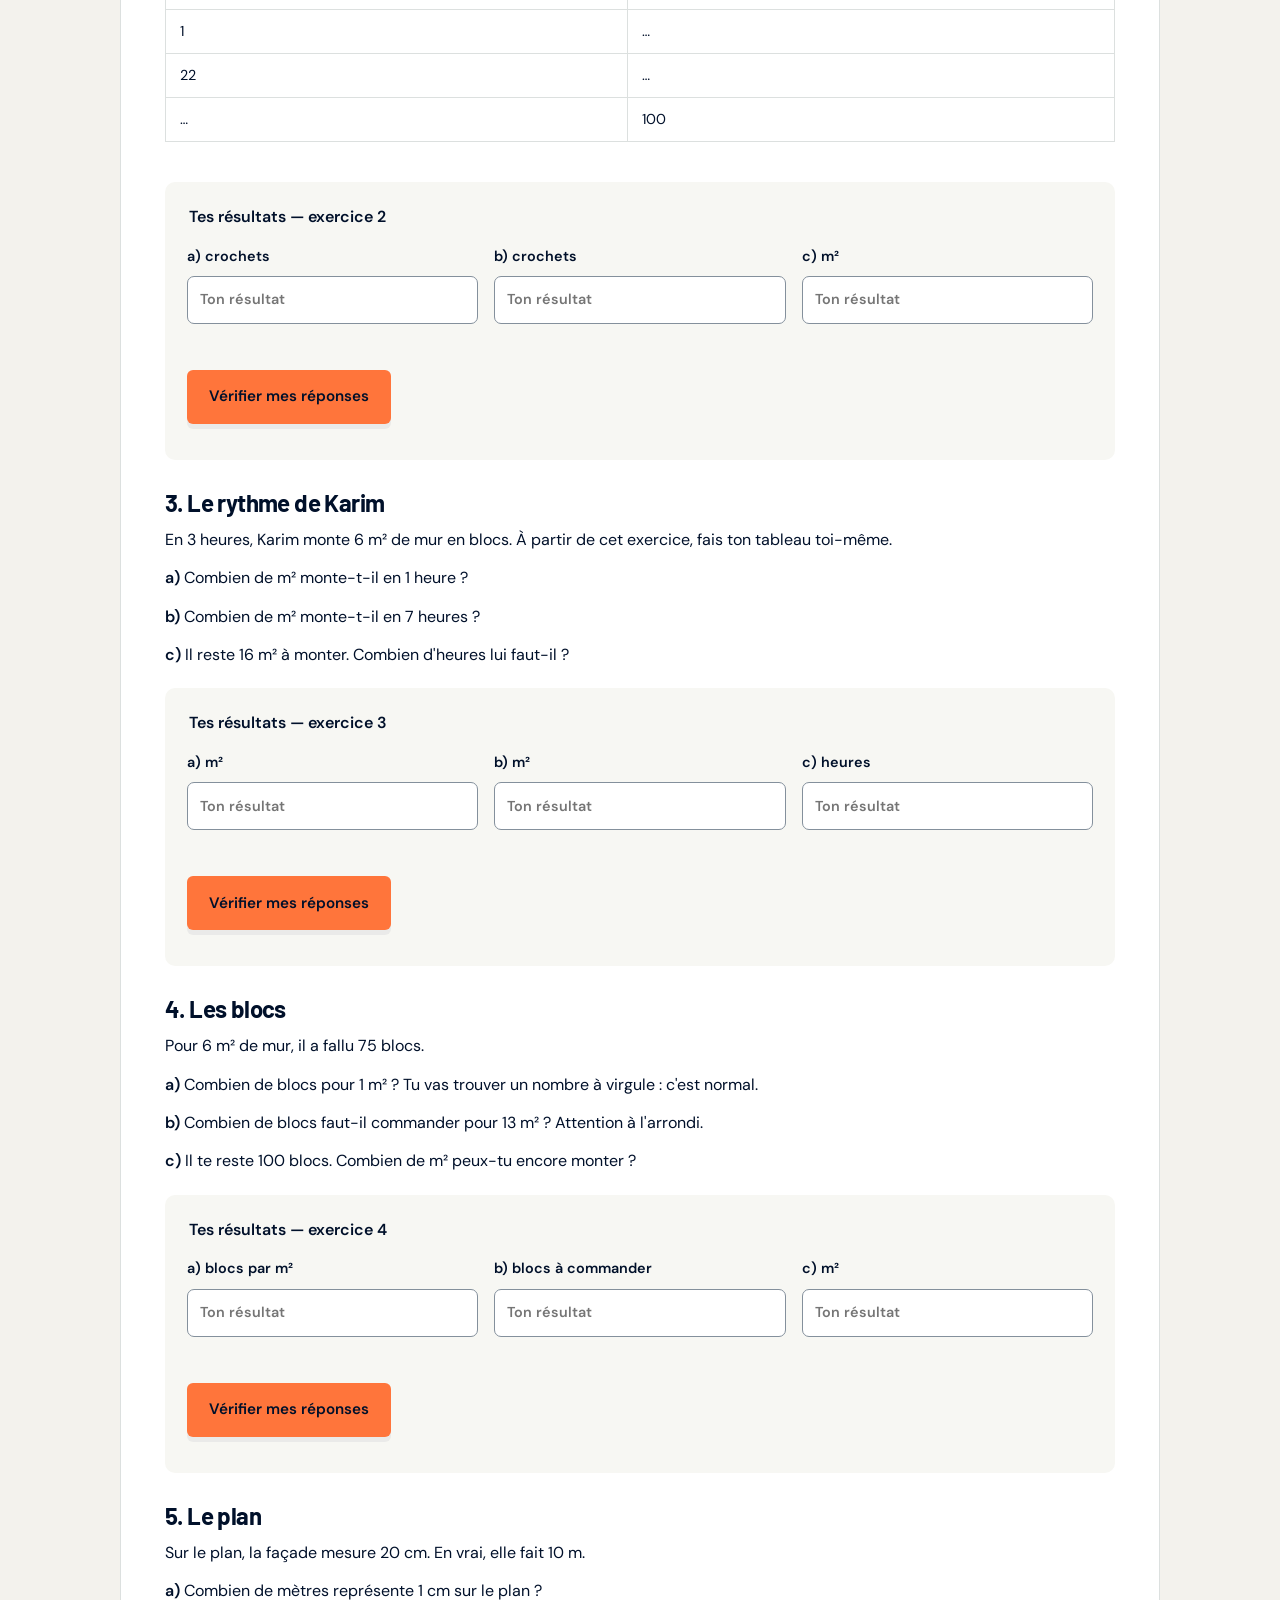
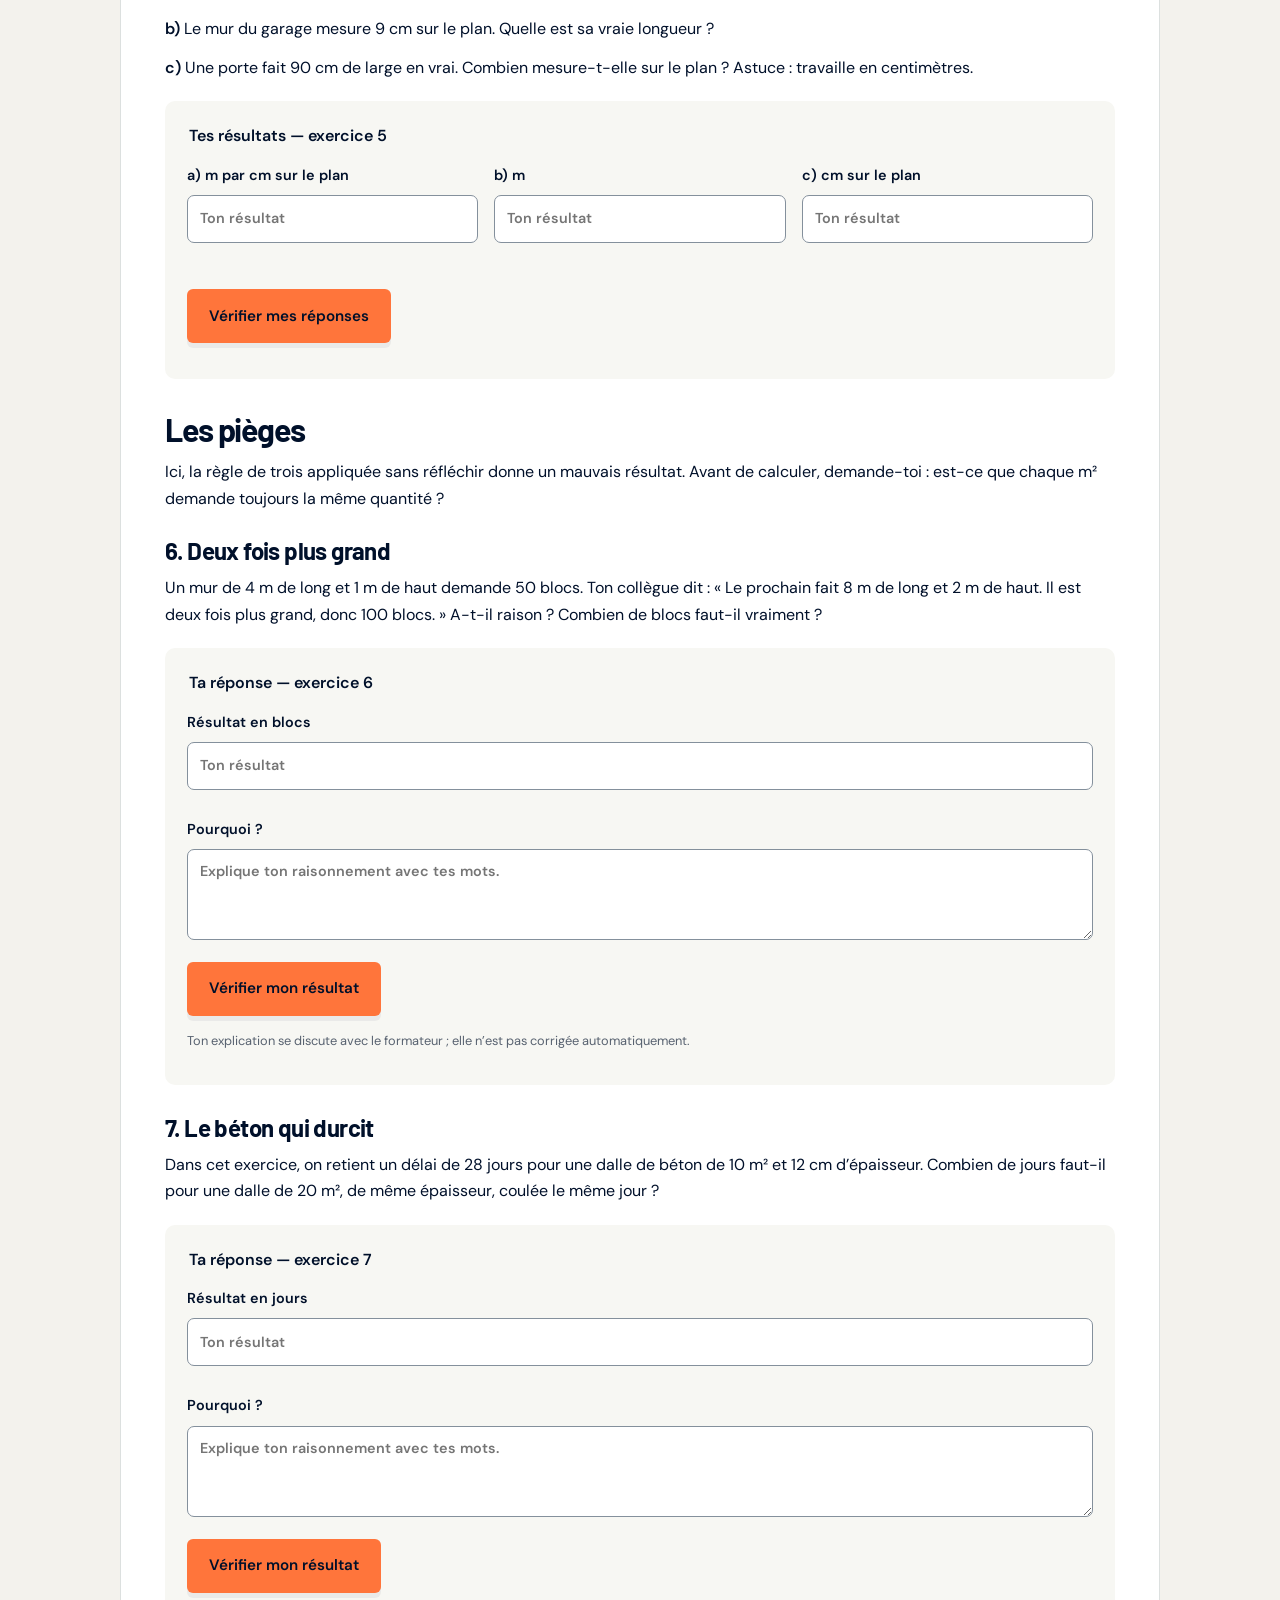
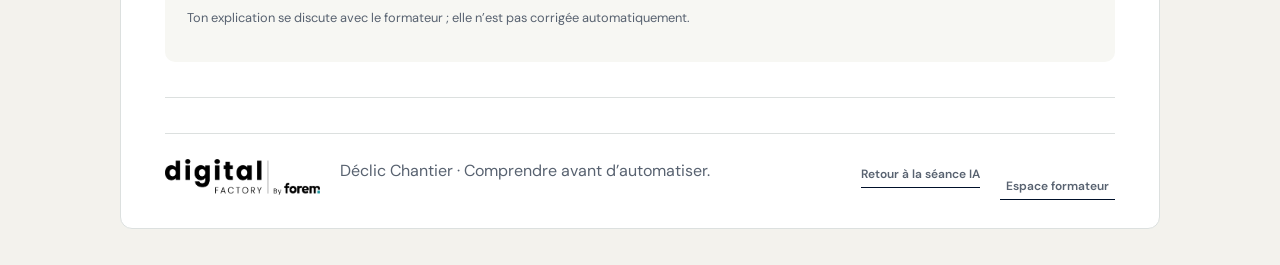
<file: regle-de-trois-sur-chantier.html>
<!doctype html>
<html lang="fr">
<head>
<meta charset="utf-8">
<meta name="viewport" content="width=device-width, initial-scale=1">
<title>La règle de trois sur chantier</title>
<link rel="stylesheet" href="style.css"><link rel="stylesheet" href="atelier-ia.css"><link rel="stylesheet" href="regle-de-trois.css"><link rel="stylesheet" href="menu-return.css"><script src="regle-de-trois.js" defer></script><script src="menu-return.js" defer></script>
</head>
<body class="guide-page rule-page">
<a class="skip" href="#main">Aller au contenu</a>
<header class="header"><a href="index.html?session=4#parcours" class="brand"><span>DÉCLIC CHANTIER<span class="brand-small">UN ATELIER DIGITAL FACTORY</span></span></a><a class="text-link" href="index.html?session=4#parcours">← Retour à la séance IA</a></header>
<main class="guide-wrap rule-wrap" id="main">
<p class="eyebrow">AVANT DE CRÉER TON APPLI · COMPRENDRE LE CALCUL</p>

<h1>La règle de trois sur chantier</h1>
<p class="rule-intro">Place les éléments du calcul, cherche les résultats, puis vérifie ta démarche.</p>
<p class="rule-note">Les quantités proposées sont des données d’exercice. On suppose les mêmes matériaux et les mêmes conditions pour comparer.</p>

<h2>Le principe</h2>
<p>La règle de trois (ou règle de proportionnalité) est une méthode mathématique permettant de trouver une quatrième valeur inconnue à partir de trois valeurs connues dans une situation de proportionnalité.</p>
<p>Elle marche quand chaque m², chaque sac ou chaque heure demande toujours la même quantité. Par exemple, chaque m² de mur demande le même nombre de blocs.</p>

<h3>La méthode « Pour 1 »</h3>
<p>Exemple : pour 4 m² de mur, il a fallu 50 blocs. Combien de blocs pour 10 m² ? Les trois nombres connus sont 4, 50 et 10.</p>
<p class="drag-instruction">Choisis les nombres et le signe utiles, place-les dans les cases, puis écris ton résultat. Tous les signes ne sont pas nécessaires. Tu peux aussi cliquer sur un élément, puis sur une case. Au clavier : utilise Tab et Entrée.</p><section class="calculation" data-calc="pour-un" data-expected="12.5" data-orders="50|÷|4">
<h4>1. Je cherche pour 1 m²</h4><div class="token-bank" aria-label="Éléments à placer pour 1. Je cherche pour 1 m²"><button type="button" class="calc-token" draggable="true" id="pour-un-token-0" data-value="4" aria-pressed="false">4</button><button type="button" class="calc-token" draggable="true" id="pour-un-token-1" data-value="50" aria-pressed="false">50</button><button type="button" class="calc-token" draggable="true" id="pour-un-token-2" data-value="÷" aria-pressed="false">÷</button><button type="button" class="calc-token" draggable="true" id="pour-un-choice-0" data-value="×" aria-pressed="false">×</button><button type="button" class="calc-token" draggable="true" id="pour-un-choice-1" data-value="+" aria-pressed="false">+</button><button type="button" class="calc-token" draggable="true" id="pour-un-choice-2" data-value="−" aria-pressed="false">−</button></div>
<div class="equation" aria-label="Calcul à compléter"><div class="calc-slot" role="button" tabindex="0" aria-label="1. Je cherche pour 1 m², emplacement 1" data-empty="1"></div><div class="calc-slot" role="button" tabindex="0" aria-label="1. Je cherche pour 1 m², emplacement 2" data-empty="2"></div><div class="calc-slot" role="button" tabindex="0" aria-label="1. Je cherche pour 1 m², emplacement 3" data-empty="3"></div><span aria-hidden="true">=</span><label class="calc-result"><span class="sr-label">Résultat : 1. Je cherche pour 1 m²</span><input type="text" inputmode="decimal" autocomplete="off" aria-label="Résultat : 1. Je cherche pour 1 m²" placeholder="?"> <span>blocs par m²</span></label></div>
<div class="calc-actions"><button class="button primary" type="button" data-check-calc>Vérifier ce calcul</button><button class="text-link" type="button" data-reset-calc>Recommencer</button></div><p class="calc-feedback" aria-live="polite"></p></section><section class="calculation" hidden data-calc="pour-dix" data-expected="125" data-orders="12,5|×|10;10|×|12,5">
<h4>2. Je calcule pour 10 m²</h4><div class="token-bank" aria-label="Éléments à placer pour 2. Je calcule pour 10 m²"><button type="button" class="calc-token" draggable="true" id="pour-dix-token-0" data-value="10" aria-pressed="false">10</button><button type="button" class="calc-token" draggable="true" id="pour-dix-token-1" data-value="×" aria-pressed="false">×</button><button type="button" class="calc-token" draggable="true" id="pour-dix-token-2" data-value="" data-from-first aria-pressed="false">Ton résultat</button><button type="button" class="calc-token" draggable="true" id="pour-dix-choice-0" data-value="÷" aria-pressed="false">÷</button><button type="button" class="calc-token" draggable="true" id="pour-dix-choice-1" data-value="+" aria-pressed="false">+</button><button type="button" class="calc-token" draggable="true" id="pour-dix-choice-2" data-value="−" aria-pressed="false">−</button></div>
<div class="equation" aria-label="Calcul à compléter"><div class="calc-slot" role="button" tabindex="0" aria-label="2. Je calcule pour 10 m², emplacement 1" data-empty="1"></div><div class="calc-slot" role="button" tabindex="0" aria-label="2. Je calcule pour 10 m², emplacement 2" data-empty="2"></div><div class="calc-slot" role="button" tabindex="0" aria-label="2. Je calcule pour 10 m², emplacement 3" data-empty="3"></div><span aria-hidden="true">=</span><label class="calc-result"><span class="sr-label">Résultat : 2. Je calcule pour 10 m²</span><input type="text" inputmode="decimal" autocomplete="off" aria-label="Résultat : 2. Je calcule pour 10 m²" placeholder="?"> <span>blocs</span></label></div>
<div class="calc-actions"><button class="button primary" type="button" data-check-calc>Vérifier ce calcul</button><button class="text-link" type="button" data-reset-calc>Recommencer</button></div><p class="calc-feedback" aria-live="polite"></p></section><h3>La méthode en croix</h3><p>À gauche, retrouve les données du problème. À droite, construis le calcul en glissant les nombres et les signes, puis écris ton résultat.</p><section class="calculation" data-calc="raccourci" data-expected="125" data-orders="50|×|10|÷|4;10|×|50|÷|4">
<h4>Je cherche le nombre de blocs pour 10 m²</h4><div class="cross-layout"><div class="token-bank cross-data" aria-label="Données du problème et signes à glisser"><p class="cross-label">Les données du problème</p><div class="problem-row"><button type="button" class="calc-token" draggable="true" id="raccourci-token-0" data-value="4" aria-pressed="false">4</button><span>m²</span><span>=</span><button type="button" class="calc-token" draggable="true" id="raccourci-token-2" data-value="50" aria-pressed="false">50</button><span>blocs</span></div><div class="problem-row"><button type="button" class="calc-token" draggable="true" id="raccourci-token-4" data-value="10" aria-pressed="false">10</button><span>m²</span><span>=</span><strong>?</strong><span>blocs</span></div><div class="cross-operators"><span>Les signes</span><button type="button" class="calc-token" draggable="true" id="raccourci-token-1" data-value="×" aria-pressed="false">×</button><button type="button" class="calc-token" draggable="true" id="raccourci-token-3" data-value="÷" aria-pressed="false">÷</button></div></div><div class="cross-work"><p class="cross-label">Mon calcul</p><div class="equation" aria-label="Calcul à compléter"><div class="calc-slot" role="button" tabindex="0" aria-label="3. Tout le calcul en une ligne, emplacement 1" data-empty="1"></div><div class="calc-slot" role="button" tabindex="0" aria-label="3. Tout le calcul en une ligne, emplacement 2" data-empty="2"></div><div class="calc-slot" role="button" tabindex="0" aria-label="3. Tout le calcul en une ligne, emplacement 3" data-empty="3"></div><div class="calc-slot" role="button" tabindex="0" aria-label="3. Tout le calcul en une ligne, emplacement 4" data-empty="4"></div><div class="calc-slot" role="button" tabindex="0" aria-label="3. Tout le calcul en une ligne, emplacement 5" data-empty="5"></div><span aria-hidden="true">=</span><label class="calc-result"><span class="sr-label">Résultat : 3. Tout le calcul en une ligne</span><input type="text" inputmode="decimal" autocomplete="off" aria-label="Résultat : 3. Tout le calcul en une ligne" placeholder="?"> <span>blocs</span></label></div>
</div></div><div class="calc-actions"><button class="button primary" type="button" data-check-calc>Vérifier ce calcul</button><button class="text-link" type="button" data-reset-calc>Recommencer</button></div><p class="calc-feedback" aria-live="polite"></p></section><h3>Avant de valider</h3>
<ul>
  <li><strong>Le bon sens.</strong> Plus de m², plus de blocs. Si ton résultat baisse alors que le mur grandit, cherche l'erreur.</li>
  <li><strong>L'unité.</strong> Écris-la toujours à côté du nombre : 12,5 blocs, 18 seaux, 4 m².</li>
  <li><strong>L'arrondi.</strong> Pour le matériel, on arrondit au-dessus : 4,2 sacs, tu en achètes 5.</li>
  <li><strong>La calculatrice.</strong> Elle est permise, comme le GSM sur chantier.</li>
</ul>

<h2>Exercices</h2>
<p>Chaque exercice suit le même schéma : a) tu cherches combien pour 1 ; b) tu calcules ce qu'on te demande ; c) tu fais le chemin inverse, en partant du résultat.</p>

<h3>1. La gâchée</h3>
<p>Pour 3 sacs de ciment, tu mets 27 seaux de sable.</p>
<p><strong>a)</strong> Combien de seaux de sable pour 1 sac ?</p>
<p><strong>b)</strong> Combien de seaux de sable pour 5 sacs ?</p>
<p><strong>c)</strong> Il reste 63 seaux de sable au tas. Combien de sacs de ciment faut-il pour utiliser tout ce sable ?</p>
<div class="table-wrap"><table>
  <tr><th>Sacs de ciment</th><th>Seaux de sable</th></tr>
  <tr><td>3</td><td>27</td></tr>
  <tr><td>1</td><td>…</td></tr>
  <tr><td>5</td><td>…</td></tr>
  <tr><td>…</td><td>63</td></tr>
</table></div>
<form class="exercise-form" data-exercise="1"><fieldset><legend>Tes résultats — exercice 1</legend><div class="answer-grid"><label for="ex-1-0">a) seaux<input id="ex-1-0" name="answer-0" type="text" inputmode="decimal" autocomplete="off" data-answer="9" data-hint="27 ÷ 3" placeholder="Ton résultat"><span class="field-feedback" aria-live="polite"></span></label><label for="ex-1-1">b) seaux<input id="ex-1-1" name="answer-1" type="text" inputmode="decimal" autocomplete="off" data-answer="45" data-hint="9 × 5" placeholder="Ton résultat"><span class="field-feedback" aria-live="polite"></span></label><label for="ex-1-2">c) sacs<input id="ex-1-2" name="answer-2" type="text" inputmode="decimal" autocomplete="off" data-answer="7" data-hint="63 ÷ 9" placeholder="Ton résultat"><span class="field-feedback" aria-live="polite"></span></label></div><button class="button primary" type="submit">Vérifier mes réponses</button><p class="exercise-feedback" aria-live="polite"></p></fieldset></form>

<h3>2. Les crochets</h3>
<p>Pour 6 m² de mur creux, il faut 30 crochets pour relier le parement au mur intérieur.</p>
<p><strong>a)</strong> Combien de crochets pour 1 m² ?</p>
<p><strong>b)</strong> Combien de crochets pour une façade de 22 m² ?</p>
<p><strong>c)</strong> Une boîte contient 100 crochets. Pour combien de m² de mur suffit-elle ?</p>
<div class="table-wrap"><table>
  <tr><th>Mur (m²)</th><th>Crochets</th></tr>
  <tr><td>6</td><td>30</td></tr>
  <tr><td>1</td><td>…</td></tr>
  <tr><td>22</td><td>…</td></tr>
  <tr><td>…</td><td>100</td></tr>
</table></div>
<form class="exercise-form" data-exercise="2"><fieldset><legend>Tes résultats — exercice 2</legend><div class="answer-grid"><label for="ex-2-0">a) crochets<input id="ex-2-0" name="answer-0" type="text" inputmode="decimal" autocomplete="off" data-answer="5" data-hint="30 ÷ 6" placeholder="Ton résultat"><span class="field-feedback" aria-live="polite"></span></label><label for="ex-2-1">b) crochets<input id="ex-2-1" name="answer-1" type="text" inputmode="decimal" autocomplete="off" data-answer="110" data-hint="5 × 22" placeholder="Ton résultat"><span class="field-feedback" aria-live="polite"></span></label><label for="ex-2-2">c) m²<input id="ex-2-2" name="answer-2" type="text" inputmode="decimal" autocomplete="off" data-answer="20" data-hint="100 ÷ 5" placeholder="Ton résultat"><span class="field-feedback" aria-live="polite"></span></label></div><button class="button primary" type="submit">Vérifier mes réponses</button><p class="exercise-feedback" aria-live="polite"></p></fieldset></form>

<h3>3. Le rythme de Karim</h3>
<p>En 3 heures, Karim monte 6 m² de mur en blocs. À partir de cet exercice, fais ton tableau toi-même.</p>
<p><strong>a)</strong> Combien de m² monte-t-il en 1 heure ?</p>
<p><strong>b)</strong> Combien de m² monte-t-il en 7 heures ?</p>
<p><strong>c)</strong> Il reste 16 m² à monter. Combien d'heures lui faut-il ?</p>
<form class="exercise-form" data-exercise="3"><fieldset><legend>Tes résultats — exercice 3</legend><div class="answer-grid"><label for="ex-3-0">a) m²<input id="ex-3-0" name="answer-0" type="text" inputmode="decimal" autocomplete="off" data-answer="2" data-hint="6 ÷ 3" placeholder="Ton résultat"><span class="field-feedback" aria-live="polite"></span></label><label for="ex-3-1">b) m²<input id="ex-3-1" name="answer-1" type="text" inputmode="decimal" autocomplete="off" data-answer="14" data-hint="2 × 7" placeholder="Ton résultat"><span class="field-feedback" aria-live="polite"></span></label><label for="ex-3-2">c) heures<input id="ex-3-2" name="answer-2" type="text" inputmode="decimal" autocomplete="off" data-answer="8" data-hint="16 ÷ 2" placeholder="Ton résultat"><span class="field-feedback" aria-live="polite"></span></label></div><button class="button primary" type="submit">Vérifier mes réponses</button><p class="exercise-feedback" aria-live="polite"></p></fieldset></form>

<h3>4. Les blocs</h3>
<p>Pour 6 m² de mur, il a fallu 75 blocs.</p>
<p><strong>a)</strong> Combien de blocs pour 1 m² ? Tu vas trouver un nombre à virgule : c'est normal.</p>
<p><strong>b)</strong> Combien de blocs faut-il commander pour 13 m² ? Attention à l'arrondi.</p>
<p><strong>c)</strong> Il te reste 100 blocs. Combien de m² peux-tu encore monter ?</p>
<form class="exercise-form" data-exercise="4"><fieldset><legend>Tes résultats — exercice 4</legend><div class="answer-grid"><label for="ex-4-0">a) blocs par m²<input id="ex-4-0" name="answer-0" type="text" inputmode="decimal" autocomplete="off" data-answer="12.5" data-hint="75 ÷ 6" placeholder="Ton résultat"><span class="field-feedback" aria-live="polite"></span></label><label for="ex-4-1">b) blocs à commander<input id="ex-4-1" name="answer-1" type="text" inputmode="decimal" autocomplete="off" data-answer="163" data-hint="12,5 × 13 = 162,5 ; arrondis au-dessus" placeholder="Ton résultat"><span class="field-feedback" aria-live="polite"></span></label><label for="ex-4-2">c) m²<input id="ex-4-2" name="answer-2" type="text" inputmode="decimal" autocomplete="off" data-answer="8" data-hint="100 ÷ 12,5" placeholder="Ton résultat"><span class="field-feedback" aria-live="polite"></span></label></div><button class="button primary" type="submit">Vérifier mes réponses</button><p class="exercise-feedback" aria-live="polite"></p></fieldset></form>

<h3>5. Le plan</h3>
<p>Sur le plan, la façade mesure 20 cm. En vrai, elle fait 10 m.</p>
<p><strong>a)</strong> Combien de mètres représente 1 cm sur le plan ?</p>
<p><strong>b)</strong> Le mur du garage mesure 9 cm sur le plan. Quelle est sa vraie longueur ?</p>
<p><strong>c)</strong> Une porte fait 90 cm de large en vrai. Combien mesure-t-elle sur le plan ? Astuce : travaille en centimètres.</p>
<form class="exercise-form" data-exercise="5"><fieldset><legend>Tes résultats — exercice 5</legend><div class="answer-grid"><label for="ex-5-0">a) m par cm sur le plan<input id="ex-5-0" name="answer-0" type="text" inputmode="decimal" autocomplete="off" data-answer="0.5" data-hint="10 ÷ 20" placeholder="Ton résultat"><span class="field-feedback" aria-live="polite"></span></label><label for="ex-5-1">b) m<input id="ex-5-1" name="answer-1" type="text" inputmode="decimal" autocomplete="off" data-answer="4.5" data-hint="9 × 0,5" placeholder="Ton résultat"><span class="field-feedback" aria-live="polite"></span></label><label for="ex-5-2">c) cm sur le plan<input id="ex-5-2" name="answer-2" type="text" inputmode="decimal" autocomplete="off" data-answer="1.8" data-hint="90 ÷ 50, en centimètres" placeholder="Ton résultat"><span class="field-feedback" aria-live="polite"></span></label></div><button class="button primary" type="submit">Vérifier mes réponses</button><p class="exercise-feedback" aria-live="polite"></p></fieldset></form>

<h2>Les pièges</h2>
<p>Ici, la règle de trois appliquée sans réfléchir donne un mauvais résultat. Avant de calculer, demande-toi : est-ce que chaque m² demande toujours la même quantité ?</p>

<h3>6. Deux fois plus grand</h3>
<p>Un mur de 4 m de long et 1 m de haut demande 50 blocs. Ton collègue dit : « Le prochain fait 8 m de long et 2 m de haut. Il est deux fois plus grand, donc 100 blocs. » A-t-il raison ? Combien de blocs faut-il vraiment ?</p>
<form class="exercise-form" data-exercise="6"><fieldset><legend>Ta réponse — exercice 6</legend><label for="ex-6">Résultat en blocs<input id="ex-6" type="text" inputmode="decimal" autocomplete="off" data-answer="200" data-hint="Le premier mur fait 4 m², le second 16 m² : la surface est multipliée par 4. Donc 50 × 4 = 200 blocs." placeholder="Ton résultat"><span class="field-feedback" aria-live="polite"></span></label><label for="why-6">Pourquoi ?<textarea id="why-6" rows="3" placeholder="Explique ton raisonnement avec tes mots."></textarea></label><button class="button primary" type="submit">Vérifier mon résultat</button><p class="exercise-feedback" aria-live="polite"></p><p class="reason-note">Ton explication se discute avec le formateur ; elle n’est pas corrigée automatiquement.</p></fieldset></form>

<h3>7. Le béton qui durcit</h3>
<p>Dans cet exercice, on retient un délai de 28 jours pour une dalle de béton de 10 m² et 12 cm d’épaisseur. Combien de jours faut-il pour une dalle de 20 m², de même épaisseur, coulée le même jour ?</p>
<form class="exercise-form" data-exercise="7"><fieldset><legend>Ta réponse — exercice 7</legend><label for="ex-7">Résultat en jours<input id="ex-7" type="text" inputmode="decimal" autocomplete="off" data-answer="28" data-hint="Dans l’hypothèse de cet exercice, le délai reste 28 jours. Doubler la surface ne permet pas de déduire un nouveau délai par règle de trois." placeholder="Ton résultat"><span class="field-feedback" aria-live="polite"></span></label><label for="why-7">Pourquoi ?<textarea id="why-7" rows="3" placeholder="Explique ton raisonnement avec tes mots."></textarea></label><button class="button primary" type="submit">Vérifier mon résultat</button><p class="exercise-feedback" aria-live="polite"></p><p class="reason-note">Ton explication se discute avec le formateur ; elle n’est pas corrigée automatiquement.</p></fieldset></form>

<hr>



<footer class="guide-footer"><img src="assets/logo-digital-factory.png" alt="Digital Factory by Forem" width="813" height="187"><p>Déclic Chantier · Comprendre avant d’automatiser.</p><a class="text-link" href="index.html?session=4#parcours">Retour à la séance IA</a><button type="button" class="text-link trainer-entry" data-open-trainer>Espace formateur</button></footer>
</main><a class="menu-return" href="index.html?session=4#atelier-menu" data-return-menu aria-label="Revenir au menu des demi-journées"><span>MENU</span></a>
<dialog class="trainer-dialog" id="trainer-dialog" aria-labelledby="trainer-dialog-title">
<form id="trainer-access-form"><h2 id="trainer-dialog-title">Espace formateur</h2><p>Saisis le code formateur pour afficher le corrigé.</p><label for="trainer-code">Code formateur</label><input id="trainer-code" name="trainer-code" type="password" inputmode="numeric" autocomplete="off" required aria-describedby="trainer-error"><p id="trainer-error" role="status" aria-live="polite"></p><div class="trainer-dialog-actions"><button class="button primary" type="submit">Afficher le corrigé</button><button class="text-link" type="button" data-close-trainer>Annuler</button></div></form></dialog>
</body>
</html>
</file>
<file: style.css>
@font-face{font-family:DM Sans;src:url(assets/dm-sans.ttf) format('truetype');font-weight:400;font-display:swap}@font-face{font-family:DM Sans;src:url(assets/dm-sans-semibold.ttf) format('truetype');font-weight:600 800;font-display:swap}@font-face{font-family:Barlow;src:url(assets/barlow-bold.woff2) format('woff2');font-weight:700;font-display:swap}
:root{--navy:#00102a;--ink:#152238;--orange:#ff753b;--burnt:#b43c0d;--paper:#f7f7f3;--muted:#586270;--line:#dce0df;--white:#fff;--display:Barlow,'Arial Narrow',sans-serif;--body:'DM Sans',Arial,sans-serif}
*{box-sizing:border-box}html{scroll-behavior:smooth;scroll-padding-top:100px}body{margin:0;background:var(--white);color:var(--navy);font-family:var(--body);font-size:16px;line-height:1.6}button,input,a{-webkit-tap-highlight-color:transparent}button,a{touch-action:manipulation}button{font:inherit;color:inherit;cursor:pointer}a{color:inherit;text-decoration:none}button,a,summary{outline-offset:6px}button:focus-visible,a:focus-visible,summary:focus-visible,[tabindex]:focus-visible{outline:3px solid var(--burnt)}img{max-width:100%;display:block}h1,h2,h3,p{margin:0}h1,h2{font-family:var(--display);font-weight:700;line-height:.98;letter-spacing:-.035em}h2{font-size:clamp(2.5rem,4.1vw,3.9rem)}h3{font-family:var(--display);line-height:1.05;letter-spacing:-.025em}button{border:0;background:none}.wrap{width:min(1296px,calc(100% - 96px));margin-inline:auto}.section-space{padding-block:100px}.eyebrow{font-size:.78rem;font-weight:600;letter-spacing:.14em;line-height:1.5}.micro{font-size:.75rem;font-weight:600;letter-spacing:.1em;line-height:1.5}.skip{position:fixed;top:0;left:16px;transform:translateY(-150%);padding:10px 20px;background:var(--navy);color:white;z-index:99}.skip:focus{transform:translateY(0)}
.header{height:98px;border-bottom:1px solid var(--line);display:flex;align-items:center;justify-content:space-between;padding-inline:48px;max-width:1600px;margin:auto;gap:24px}.brand{display:flex;align-items:center;gap:12px;font-family:var(--display);font-size:1.55rem;font-weight:700;line-height:1}.brand-small{display:block;font-family:var(--body);font-size:.58rem;letter-spacing:.07em;margin-top:5px;line-height:1.3}.header nav{display:flex;align-items:center;gap:32px;font-size:.9rem;font-weight:600}.header nav a:not(.nav-cta):hover{color:var(--burnt)}.nav-cta{background:var(--navy);color:#fff;padding:12px 19px;border-radius:6px}.nav-cta:hover{background:#173554}
.hero{display:grid;grid-template-columns:1.08fr 1fr;gap:40px;align-items:center;padding-block:76px 70px}.hero-copy{padding-bottom:4px}.hero .eyebrow{display:flex;gap:11px;align-items:center}.small-bar{height:10px;width:10px;background:var(--orange)}h1{font-size:clamp(4.6rem,6.8vw,6.65rem);line-height:.95;margin-top:27px;letter-spacing:-.045em}h1>span{color:var(--burnt)}.hero-description{font-size:1.05rem;line-height:1.75;color:var(--muted);max-width:470px;margin-top:28px}.hero-actions{display:flex;align-items:center;gap:25px;margin-top:34px;flex-wrap:wrap}.button{display:inline-flex;justify-content:center;align-items:center;min-height:54px;padding:14px 22px;border-radius:6px;font-weight:600;font-size:.95rem;line-height:1.5}.primary{background:var(--orange);color:var(--navy);box-shadow:0 5px 0 rgba(0,16,42,.05);transition:background .2s,transform .2s}.primary:hover{background:#ff8b5d;transform:translateY(-2px)}.text-link{font-size:.9rem;font-weight:600;border-bottom:1px solid var(--navy);padding-bottom:3px}.text-link:hover{color:var(--burnt);border-color:var(--burnt)}.hero-facts{display:flex;align-items:center;gap:18px;margin-top:35px;color:var(--muted);font-size:.82rem}.hero-facts strong{font-size:1.1rem;color:var(--navy);padding-right:5px}.hero-facts i{width:1px;height:17px;background:#bbc1c5}.hero-visual{border:1px solid #e5e5df;border-radius:12px;background:var(--paper);overflow:hidden;position:relative;isolation:isolate;align-self:stretch;min-height:430px;display:flex;flex-direction:column}.visual-top,.visual-bottom{display:flex;align-items:center;justify-content:space-between;gap:12px;padding:23px 25px;position:relative;z-index:2}.visual-id{font-size:.72rem;letter-spacing:.06em;color:var(--muted)}.visual-stage{position:relative;display:grid;align-items:center;flex:1;padding:20px 10px 55px;min-height:285px}.stage-number{position:absolute;font-family:var(--display);font-size:16rem;line-height:1;letter-spacing:-.055em;color:#e8e9e3;top:-10px;right:26px;z-index:0;pointer-events:none}.visual-stage img{width:100%;height:265px;object-fit:contain;mix-blend-mode:multiply;position:relative;z-index:1;transform:rotate(-5deg);transition:opacity .2s,transform .4s}.visual-stage img.plan-view{transform:rotate(0);height:285px}.visual-label{position:absolute;left:26px;bottom:13px;font-size:.8rem;display:flex;align-items:center;gap:9px}.label-line{height:2px;background:var(--orange);width:25px}.visual-bottom{padding-top:15px;border-top:1px solid #e2e4dc}.view-switch{display:flex;background:#e9eae3;border-radius:6px;padding:4px;gap:3px}.view-switch button{padding:7px 16px;font-size:.83rem;border-radius:4px;min-height:38px}.view-switch button[aria-pressed=true]{background:var(--navy);color:#fff}.visual-note{font-size:.78rem;color:var(--muted)}
.approach-strip{background:var(--navy);color:white}.strip-inner{display:flex;align-items:center;justify-content:space-between;gap:22px;min-height:86px;flex-wrap:wrap;padding-block:20px}.strip-inner>span:not(.strip-label){font-family:var(--display);font-size:1.55rem;letter-spacing:.04em}.strip-inner .strip-label{font-size:.7rem;color:#a7b2c2;letter-spacing:.12em;margin-right:35px}.strip-inner b{font-weight:400;color:var(--orange);font-size:1.5rem}.section-heading{display:flex;justify-content:space-between;align-items:end;gap:40px;margin-bottom:45px}.section-heading .eyebrow,.transfer .eyebrow,.final-cta .eyebrow{color:var(--burnt);margin-bottom:18px}.section-heading>p{color:var(--muted);font-size:.98rem;line-height:1.7;max-width:340px;padding-bottom:3px}.session-tabs{display:grid;grid-template-columns:repeat(5,1fr);border-bottom:1px solid var(--line);gap:12px}.session-tabs button{display:flex;align-items:center;gap:10px;justify-content:flex-start;text-align:left;padding:17px 9px 20px;border-bottom:3px solid transparent;font-size:.88rem;min-height:70px;color:var(--muted);transition:color .15s,background .15s}.session-tabs button:hover{background:#f5f6f4}.session-tabs button[aria-selected=true]{border-bottom-color:var(--orange);color:var(--navy);font-weight:600}.tab-number{font-family:var(--display);font-size:1.5rem;color:var(--muted)}[aria-selected=true] .tab-number{color:var(--burnt)}.session-panel{display:grid;grid-template-columns:1fr .95fr;gap:65px;padding:45px 0 32px}.session-content .micro{color:var(--burnt);margin-bottom:18px}.session-content h3{font-size:clamp(2rem,3.1vw,2.85rem)}.session-goal{color:var(--muted);font-size:.95rem;margin-top:19px;line-height:1.75}.steps{list-style:none;padding:0;margin:25px 0;display:grid;gap:14px}.steps li{display:flex;align-items:baseline;gap:14px;font-size:.9rem;line-height:1.6}.steps li>span{font-family:var(--display);font-size:1rem;color:var(--burnt);flex-shrink:0}.proof{display:flex;align-items:start;gap:13px;padding:18px 20px;background:var(--paper);border-left:3px solid var(--orange)}.proof-icon{font-size:1.1rem;color:var(--burnt)}.proof p{font-size:.85rem;line-height:1.6}.proof strong,.proof p>span{display:block}.proof p>span{color:var(--muted);margin-top:3px}.session-resource{border:1px solid var(--line);border-radius:9px;align-self:start;overflow:hidden}.resource-caption{padding:16px 20px;background:var(--paper);display:flex;justify-content:space-between;gap:10px}.resource-caption>span:last-child{font-family:var(--display);font-size:1.1rem;color:var(--burnt)}.resource-image{padding:16px 12px 0;width:100%;position:relative;background:#fff;display:block;text-align:center}.resource-image img{width:100%;height:280px;object-fit:contain}.zoom-label{display:flex;justify-content:space-between;padding:15px 10px;font-size:.8rem;color:var(--muted)}.zoom-label>span{font-size:1.15rem;color:var(--navy)}.resource-image:hover .zoom-label{color:var(--burnt)}.resource-footer{border-top:1px solid var(--line);padding:17px 20px;display:flex;gap:15px;justify-content:space-between;font-size:.8rem;flex-wrap:wrap}.resource-footer>a,.resource-footer>button{text-decoration:underline;text-underline-offset:4px;font-size:inherit;padding:0}.session-bottom{display:flex;justify-content:space-between;align-items:center;gap:20px;border-top:1px solid var(--line);padding-top:22px;color:var(--muted);font-size:.82rem}.next-session{font-size:.85rem;font-weight:600;color:var(--navy);padding:9px 0;flex-shrink:0}.next-session:hover{color:var(--burnt)}.resource-note{padding:30px;min-height:330px;display:flex;flex-direction:column;justify-content:center}.resource-note h4{font-family:var(--display);font-size:2rem;line-height:1.1;margin:15px 0}.resource-note p{font-size:.95rem;color:var(--muted);line-height:1.7}.video-symbol{width:60px;height:60px;border:1px solid var(--navy);border-radius:50%;display:grid;place-items:center;font-size:1.5rem}.resource-note .micro{color:var(--burnt)}.app-example{background:var(--navy);color:#fff;padding:27px;min-height:330px}.app-example h4{font-family:var(--display);font-size:2rem;line-height:1.1;margin:20px 0}.app-example p{color:#c5cedb;font-size:.95rem}.app-example ol{padding-left:20px;font-size:.9rem;display:grid;gap:14px}.app-example .micro{color:#ffab86}.bilan-questions{list-style:none;padding:0;margin:20px 0;display:grid;gap:16px;color:var(--muted);font-size:.95rem}
.projects-section{background:var(--paper)}.projects-grid{display:grid;grid-template-columns:1fr 1fr;gap:28px}.project-card{position:relative;border-radius:10px;overflow:hidden;display:flex;flex-direction:column}.physical-project{background:white;border:1px solid var(--line)}.project-top{padding:24px 28px;display:flex;align-items:center;justify-content:space-between}.project-index{font-family:var(--display);font-size:1.6rem;color:var(--burnt)}.tendeur-image{height:280px;padding-inline:30px}.tendeur-image img{height:100%;width:100%;object-fit:contain}.project-copy{padding:25px 35px 36px}.project-copy h3{font-size:2.8rem}.project-copy p{margin-top:18px;color:var(--muted);font-size:.95rem;line-height:1.75;max-width:430px}.inline-link{display:inline-block;font-size:.85rem;font-weight:600;padding:0 0 4px;border-bottom:1px solid currentColor;margin-top:22px}.inline-link:hover{color:var(--burnt)}.app-project{background:var(--navy);color:white}.app-project .project-index{color:var(--orange)}.app-project .project-top .micro{color:#ccd4e0}.app-project .project-copy p{color:#c5cedb}.app-project .inline-link:hover{color:var(--orange)}.idea-flow{height:280px;padding:8px 35px 0;display:flex;flex-direction:column;justify-content:center;gap:0;position:relative}.flow-step{display:flex;align-items:center;gap:25px;padding-block:10px}.flow-step>span{font-size:.65rem;letter-spacing:.07em;color:#adbacc;min-width:110px}.flow-step p{font-size:1.05rem;line-height:1.35}.flow-step.last p{color:#ffab86}.flow-line{height:1px;width:100%;background:#26364d}.transfer{display:grid;grid-template-columns:1fr 1.1fr;gap:90px}.transfer-intro>p:last-child{color:var(--muted);font-size:1rem;margin-top:24px;max-width:350px}.reflexes>div{display:grid;grid-template-columns:32px 150px 1fr;gap:15px;padding:22px 0;border-bottom:1px solid var(--line)}.reflexes>div:first-child{padding-top:0}.reflexes>div>span{font-size:.8rem;color:var(--burnt)}.reflexes h3{font-family:var(--body);font-size:1rem;letter-spacing:0;font-weight:600;line-height:1.5}.reflexes p{font-size:.9rem;line-height:1.6;color:var(--muted)}.faq-section{padding-bottom:95px}.faq-section details{border-bottom:1px solid var(--line)}.faq-section details:first-child{border-top:1px solid var(--line)}.faq-section summary{display:flex;justify-content:space-between;align-items:center;gap:25px;padding:23px 0;cursor:pointer;list-style:none;font-weight:600;font-size:.95rem}.faq-section summary::-webkit-details-marker{display:none}.faq-section summary span{font-size:1.4rem;font-weight:400;color:var(--burnt)}.faq-section details[open] summary span{transform:rotate(45deg)}.faq-section details p{padding-bottom:25px;max-width:780px;font-size:.95rem;color:var(--muted);line-height:1.8}.final-cta{background:var(--navy);color:white;border-radius:10px;padding:45px 50px;display:flex;justify-content:space-between;align-items:center;gap:30px;margin-bottom:65px}.final-cta .eyebrow{color:#ffab86}.final-cta h2{font-size:clamp(2.4rem,3.7vw,3.4rem)}.final-cta .button{flex-shrink:0}.footer{display:flex;align-items:center;justify-content:space-between;gap:25px;padding-bottom:35px}.footer-brand{display:flex;flex-direction:column;gap:4px}.footer-brand strong{font-family:var(--display);font-size:1.1rem}.footer-brand>span{font-size:.75rem;color:var(--muted)}.dialog-top{display:flex;justify-content:space-between;align-items:center;gap:24px;padding:18px 22px;border-bottom:1px solid var(--line)}.dialog-top h2{font-family:var(--body);font-size:1rem;letter-spacing:0;line-height:1.4}.dialog-top button{display:flex;gap:20px;align-items:center;padding:4px;font-size:.9rem}.dialog-top button>span{font-size:1.8rem;line-height:1}dialog{border:0;border-radius:10px;padding:0;width:min(1100px,94vw);max-height:92vh;max-height:92dvh;box-shadow:0 25px 100px #00102a55}dialog::backdrop{background:#00102ad9;backdrop-filter:blur(6px)}dialog>img{padding:18px;max-height:80vh;width:100%;object-fit:contain}body.modal-open{overflow:hidden}
@media(min-width:1500px){.hero{padding-block:95px}.hero-visual{min-height:500px}.visual-stage img{height:315px}}
@media(max-width:1100px){.wrap{width:calc(100% - 64px)}.header{padding-inline:32px}.header nav{gap:22px}.hero{gap:22px}h1{font-size:clamp(3.8rem,7.5vw,5rem)}.hero-description{font-size:1rem}.visual-note{display:none}.hero-actions{gap:18px}.hero-facts{font-size:.75rem;gap:12px}.visual-top{padding-inline:18px}.visual-top .micro{font-size:.65rem}.session-panel{gap:35px}.session-tabs{gap:4px}.session-tabs button{gap:6px;font-size:.78rem}.transfer{gap:40px;grid-template-columns:.8fr 1fr}.reflexes>div{grid-template-columns:24px 1fr;gap:4px 12px}.reflexes p{grid-column:2}.strip-inner .strip-label{margin-right:0}.strip-inner{gap:15px}.strip-inner>span:not(.strip-label){font-size:1.3rem}.project-copy{padding-inline:28px}}
@media(max-width:800px){html{scroll-padding-top:25px}.wrap{width:calc(100% - 40px)}.header{height:82px;padding-inline:20px}.header nav>a:not(.nav-cta){display:none}.header .nav-cta{font-size:.8rem;padding:11px 13px}.brand{font-size:1.35rem}.brand-small{font-size:.5rem}.hero{grid-template-columns:1fr;padding-block:48px 38px;gap:38px}.hero-copy{max-width:620px}h1{font-size:clamp(3.5rem,12vw,6.2rem);margin-top:22px}.hero-description{font-size:1.05rem;margin-top:22px}.hero-actions{margin-top:25px;gap:24px}.hero-facts{margin-top:25px;font-size:.85rem}.hero-visual{min-height:390px;max-width:650px;width:100%}.visual-top{padding:19px 22px}.visual-top .micro{font-size:.72rem}.visual-stage{min-height:235px;padding-top:0}.visual-stage img{height:230px}.visual-stage img.plan-view{height:230px}.stage-number{font-size:14rem;top:-30px}.visual-note{display:block}.visual-bottom{padding:15px 22px}.strip-inner{justify-content:center;gap:10px 15px;min-height:105px}.strip-inner .strip-label{flex-basis:100%;text-align:center}.strip-inner>span:not(.strip-label){font-size:1rem}.strip-inner b{font-size:1rem}.section-space{padding-block:65px}.section-heading{display:block;margin-bottom:30px}.section-heading>p{margin-top:20px;font-size:.95rem}.section-heading>p br{display:none}h2{font-size:clamp(2.35rem,7.5vw,3.3rem)}.session-tabs{gap:0}.session-tabs button{flex-direction:column;align-items:flex-start;font-size:.72rem;line-height:1.35;padding:13px 6px;min-height:91px}.tab-number{font-size:1.45rem}.session-panel{grid-template-columns:1fr;padding-top:30px;gap:30px}.session-content h3{font-size:2.5rem}.session-resource{width:100%}.resource-image img{height:290px}.session-bottom{align-items:flex-start;font-size:.75rem}.session-bottom>span{max-width:210px}.session-bottom button{font-size:.8rem}.projects-grid{grid-template-columns:1fr;gap:22px}.project-top{padding:22px 25px}.tendeur-image{height:260px}.project-copy{padding:20px 25px 32px}.project-copy h3{font-size:2.5rem}.idea-flow{padding-inline:25px;height:260px}.flow-step{gap:15px}.flow-step>span{min-width:95px}.transfer{grid-template-columns:1fr;gap:35px}.transfer-intro>p:last-child{max-width:500px}.reflexes>div{grid-template-columns:30px 160px 1fr;gap:14px}.reflexes p{grid-column:auto}.reflexes>div:first-child{padding-top:20px;border-top:1px solid var(--line)}.faq-section{padding-bottom:60px}.faq-section summary{font-size:.9rem}.final-cta{padding:32px 25px;flex-direction:column;align-items:flex-start;margin-bottom:40px}.final-cta h2{font-size:2.6rem}.footer{align-items:flex-start}.footer-brand>span{max-width:240px}.dialog-top{padding:15px}.dialog-top h2{font-size:.85rem}dialog>img{padding:6px}.resource-note,.app-example{min-height:280px}}
@media(max-width:460px){.header .nav-cta{font-size:.7rem;padding:10px 11px}.header{gap:12px}.brand{gap:8px;font-size:1.2rem}.brand-small{max-width:120px;font-size:.48rem}.hero .eyebrow{font-size:.64rem;letter-spacing:.09em}.hero-actions{gap:18px}.button{font-size:.85rem;padding:14px 18px}.text-link{font-size:.8rem}.hero-description{font-size:.98rem}.desktop-br{display:none}.hero-facts{font-size:.75rem;gap:10px}.visual-top .micro,.visual-id{font-size:.62rem}.visual-note{font-size:.68rem}.view-switch button{font-size:.75rem;padding:7px 13px}.session-tabs button{font-size:.65rem}.section-heading .eyebrow{font-size:.72rem}.resource-footer{font-size:.77rem}.reflexes>div{grid-template-columns:25px 1fr;gap:5px 10px}.reflexes p{grid-column:2}.session-bottom{display:block}.next-session{margin-top:12px}.footer-brand>span{font-size:.68rem}.flow-step p{font-size:.95rem}.flow-step>span{font-size:.6rem;min-width:90px}.final-cta h2{font-size:2.2rem}}
@media(prefers-reduced-motion:reduce){html{scroll-behavior:auto}*,*::before,*::after{animation:none!important;transition:none!important}}

/* Objectifs et activités d’ouverture */
[hidden]{display:none!important}
.objectives{border-bottom:1px solid var(--line)}
.objective-grid{list-style:none;padding:0;margin:0;display:grid;grid-template-columns:repeat(3,minmax(0,1fr));gap:0 34px}
.objective-grid li{border-top:1px solid var(--line);padding:25px 0 30px}
.objective-number{display:block;font-family:var(--display);font-size:1.5rem;color:var(--burnt);margin-bottom:10px}
.objective-grid h3{font-family:var(--body);font-weight:600;font-size:1.05rem;letter-spacing:0;line-height:1.4}
.objective-grid p{font-size:.95rem;color:var(--muted);line-height:1.75;margin-top:12px}
.learning-method{border-left:3px solid var(--orange);background:var(--paper);padding:24px 28px;display:grid;grid-template-columns:220px 1fr;gap:20px;margin-top:10px}
.learning-method strong{font-size:.95rem}.learning-method p{font-size:.95rem;color:var(--muted);line-height:1.7}
.icebreakers{grid-column:1/-1;border-bottom:1px solid var(--line);padding-bottom:36px}
.icebreakers-intro .micro{color:var(--burnt);margin-bottom:14px}
.icebreakers-intro h3{font-size:clamp(2rem,3.2vw,2.85rem)}
.icebreakers-intro>p:last-child{font-size:1rem;color:var(--muted);max-width:700px;margin-top:16px}
.icebreaker-grid{display:grid;grid-template-columns:1fr 1fr;gap:25px;margin-top:28px}
.icebreaker-card{background:var(--paper);border:1px solid var(--line);border-radius:8px;padding:28px;display:flex;flex-direction:column;align-items:stretch}
.icebreaker-card>.micro{font-size:.75rem;color:var(--burnt)}
.icebreaker-card h4{font-family:var(--display);font-size:2.15rem;line-height:1.05;letter-spacing:-.02em;margin:16px 0}
.icebreaker-card>p:not(.micro){font-size:.95rem;color:var(--muted);line-height:1.75}
.icebreaker-card p strong{color:var(--navy)}
.icebreaker-plan{display:block;background:white;padding:0;border:1px solid var(--line);border-radius:6px;overflow:hidden;margin:22px 0;text-align:left}
.icebreaker-plan img{width:100%;height:170px;object-fit:contain;background:white}
.icebreaker-plan>span{display:flex;justify-content:space-between;align-items:center;padding:10px 15px;gap:10px;border-top:1px solid var(--line);font-size:.85rem}
.icebreaker-plan b{font-size:1.15rem;font-weight:400;color:var(--burnt)}
.icebreaker-plan:hover{border-color:var(--burnt)}
.measuring-tools{list-style:none;padding:0;margin:22px 0;display:flex;flex-direction:column;justify-content:center;min-height:218px}
.measuring-tools li{display:flex;align-items:center;gap:17px;border-top:1px solid var(--line);font-size:1rem;padding:16px 0}
.measuring-tools li:last-child{border-bottom:1px solid var(--line)}
.measuring-tools li>span{font-family:var(--display);color:var(--burnt);font-size:1.35rem}
.icebreaker-card .icebreaker-debrief{margin-top:auto;border-top:1px solid var(--line);padding-top:18px}
.icebreakers-purpose{color:var(--muted);font-size:.95rem;margin-top:22px;max-width:980px}.icebreakers-purpose strong{color:var(--navy)}
@media(max-width:1100px){.header nav{gap:17px;font-size:.82rem}.objective-grid{gap:0 24px}.learning-method{grid-template-columns:190px 1fr}}
@media(max-width:800px){.objective-grid{grid-template-columns:1fr 1fr;gap:0 22px}.learning-method{grid-template-columns:1fr;gap:10px;padding:22px}.icebreaker-grid{grid-template-columns:1fr;gap:18px}.icebreaker-card{padding:24px}.icebreaker-plan img{height:210px}.measuring-tools{min-height:0}.icebreakers{padding-bottom:28px}.icebreakers-purpose{font-size:.9rem}.icebreakers-intro>p:last-child{font-size:.95rem}}
@media(max-width:460px){.objective-grid{grid-template-columns:1fr}.objective-grid li{padding:22px 0}.icebreaker-card{padding:20px}.icebreaker-card>.micro{font-size:.68rem}.icebreaker-card h4{font-size:2rem}}

/* Déclic Chantier — identité et partenaires */
.brand{flex-shrink:0}
.hero-df-logo{width:238px;max-width:70%;height:auto;margin-bottom:30px}
.hero-tagline{font-size:clamp(1.15rem,1.7vw,1.35rem);font-weight:600;line-height:1.5;max-width:470px;margin-top:26px}
.hero-tagline+.hero-description{margin-top:12px}
.footer{display:block;padding-bottom:32px}
.footer-main{display:flex;align-items:center;justify-content:space-between;gap:28px;padding-bottom:30px}
.footer-df-logo{width:210px;height:auto;max-width:42%}
.funding{border-top:1px solid var(--line);padding-top:30px;display:flex;flex-direction:column;align-items:center;gap:22px;text-align:center}
.funding .micro{font-size:.65rem;color:var(--muted);line-height:1.6}
.funding img{display:block;width:118px;max-width:100%;height:auto}
@media(max-width:800px){.hero-df-logo{width:210px;margin-bottom:26px}.footer-main{padding-bottom:26px}.funding{padding-top:26px;gap:18px}}
@media(max-width:460px){.brand{font-size:1.18rem}.brand-small{max-width:none;font-size:.48rem}.footer-main{flex-direction:column;align-items:flex-start;gap:24px}.footer-df-logo{width:190px;max-width:80%}.hero-df-logo{width:195px}.funding .micro{font-size:.59rem}}

/* Le numérique comme support des compétences transversales */
.skills-hero{align-self:center;background:var(--navy);color:white;border-radius:12px;padding:36px;position:relative;overflow:hidden}
.skills-hero>.micro{color:#b7c6d8;font-size:.75rem;letter-spacing:.1em;margin-bottom:22px}
.skills-hero h2{font-size:clamp(2.55rem,3.6vw,3.6rem);line-height:1.04}
.skills-hero h2 span{color:var(--orange)}
.hero-habits{list-style:none;padding:0;margin:30px 0 0;display:grid;gap:0}
.hero-habits li{display:flex;gap:18px;padding:18px 0;border-top:1px solid #30405a}
.hero-habits li>span{font-family:var(--display);font-size:1.65rem;color:var(--orange);line-height:1.2}
.hero-habits strong{display:block;font-size:1rem;font-weight:600}
.hero-habits p{font-size:.875rem;line-height:1.6;color:#bfccdb;margin-top:5px}
.hero-purpose{border-top:1px solid #30405a;padding-top:20px;font-size:.875rem;line-height:1.65;color:#bfccdb}
.objective-grid p,.learning-method p,.session-goal,.steps li,.project-copy>p{font-size:1rem}
.activity-skill{border-top:1px solid #d5d9df;margin-top:20px;padding-top:18px}
.activity-skill strong{display:block;font-size:.875rem;color:var(--burnt);line-height:1.6}
.activity-skill p{font-size:1rem;line-height:1.7;margin-top:8px;color:var(--muted)}
.brick-visual{background:var(--paper);padding-top:20px}
.brick-visual .view-switch{width:max-content;margin:0 auto 12px}
.brick-visual .view-switch button{font-size:.875rem;min-height:42px}
.brick-stage{display:block;width:100%;padding:0 18px;background:var(--paper);text-align:left}
.brick-stage img{height:300px;width:100%;object-fit:contain;mix-blend-mode:multiply}
.brick-stage img.plan-view{mix-blend-mode:normal}
.brick-stage .zoom-label{font-size:.875rem;padding-inline:0}
.brick-stage:hover .zoom-label{color:var(--burnt)}
.brick-observe{font-size:.9rem;line-height:1.7;color:var(--muted);padding:6px 22px 22px}
.session-competencies{grid-column:1/-1;padding-top:28px;border-top:2px solid var(--navy)}
.competencies-heading{display:flex;align-items:baseline;justify-content:space-between;gap:20px;margin-bottom:22px}
.competencies-heading .eyebrow{font-size:.75rem;color:var(--burnt)}
.competencies-heading h3{font-size:2rem}
.competency-list{display:grid;grid-template-columns:repeat(3,minmax(0,1fr));gap:28px;list-style:none;margin:0;padding:0}
.competency-list li{border-left:2px solid var(--orange);padding-left:20px}
.competency-list strong{font-size:1rem;display:block;line-height:1.5}
.competency-list p{font-size:1rem;line-height:1.7;color:var(--muted);margin-top:9px}
.transfer-prompt{background:var(--paper);padding:22px 24px;margin-top:26px;display:grid;grid-template-columns:190px 1fr;gap:20px}
.transfer-prompt strong{font-size:.95rem}.transfer-prompt p{font-size:1rem;line-height:1.7;color:var(--muted)}
.project-skill{border-top:1px solid var(--line);margin-top:24px;padding-top:20px}
.project-skill strong{font-size:.875rem;display:block;color:var(--burnt);line-height:1.65}
.project-skill p{font-size:1rem;margin-top:8px;line-height:1.7}
.app-project .project-skill{border-color:#30405a}.app-project .project-skill strong{color:#ffab86}
.final-cta h2{font-size:clamp(2.15rem,3.5vw,3.2rem)}

/* Infographies pédagogiques, utilisables hors connexion */
.print-guide{grid-column:1/-1;background:#fff;border:1px solid var(--line);border-radius:10px;padding:36px;min-width:0;scroll-margin-top:24px}
.print-intro .eyebrow{color:var(--burnt);font-size:.8rem;margin-bottom:16px}
.print-intro h3{font-size:clamp(2.4rem,4vw,3.8rem)}
.print-intro>p:last-child{font-size:1.05rem;line-height:1.8;color:var(--muted);max-width:710px;margin-top:22px}
.video-bridge{background:var(--paper);border-left:3px solid var(--orange);padding:22px 26px;margin-top:26px}
.video-bridge strong{display:block;font-size:1rem}.video-bridge p{font-size:1rem;color:var(--muted);line-height:1.75;margin-top:8px;max-width:870px}
.video-bridge>span{display:block;color:var(--burnt);font-size:.875rem;font-weight:600;margin-top:12px}
.print-tabs{display:grid;grid-template-columns:repeat(5,minmax(0,1fr));gap:8px;margin:34px 0 28px;border-bottom:1px solid var(--line)}
.print-tabs button{padding:16px 8px;display:flex;flex-direction:column;align-items:flex-start;gap:7px;text-align:left;line-height:1.5;font-size:.875rem;border-bottom:3px solid transparent;color:var(--muted)}
.print-tabs button>span{font-family:var(--display);font-size:1.65rem;line-height:1}
.print-tabs button[aria-selected=true]{border-color:var(--orange);color:var(--navy);font-weight:600}
.print-tabs button[aria-selected=true]>span{color:var(--burnt)}
.print-tabs button:hover{background:var(--paper)}
.print-panel{display:grid;grid-template-columns:1.1fr 1fr;gap:34px;align-items:start;min-width:0}
.print-visual{background:var(--paper);border:1px solid var(--line);border-radius:8px;overflow:hidden;min-width:0;align-self:stretch;display:flex;flex-direction:column;justify-content:center}
.technical-figure{margin:0;padding:15px 0 24px}
.technical-figure svg,.layer-demo svg{width:100%;height:auto;display:block}
.technical-figure figcaption{font-size:.875rem;color:var(--muted);padding:0 22px;text-align:center;line-height:1.7}
.preparation-points{display:grid;grid-template-columns:repeat(2,minmax(0,1fr));border-top:1px solid var(--line);gap:0}
.preparation-points span{font-size:.875rem;font-weight:600;text-align:center;padding:12px 6px;border-bottom:1px solid var(--line)}
.preparation-points span:nth-child(odd){border-right:1px solid var(--line)}
.print-copy{padding:4px 0;min-width:0}.print-copy>.micro{font-size:.75rem;color:var(--burnt);margin-bottom:18px}
.print-copy h4{font-family:var(--display);font-size:clamp(2rem,2.7vw,2.75rem);font-weight:700;letter-spacing:-.02em;line-height:1.08;margin:0 0 20px}
.print-copy>p:not(.micro){font-size:1rem;line-height:1.8;color:var(--muted)}
.print-takeaway{margin-top:24px;padding-top:20px;border-top:1px solid var(--line)}
.print-takeaway strong{font-size:.875rem}.print-takeaway p{font-size:1rem;line-height:1.75;color:var(--muted);margin-top:8px}
.print-question{background:var(--navy);color:white;padding:22px;margin-top:24px;border-radius:6px}
.print-question>span{font-size:.75rem;line-height:1.6;display:block;letter-spacing:.03em;color:#ffab86}
.print-question p{font-size:1.05rem;line-height:1.7;margin-top:10px}
.print-bottom{display:flex;align-items:center;justify-content:space-between;gap:26px;padding:24px 0;border-bottom:1px solid var(--line)}
.print-bottom p{font-size:.875rem;line-height:1.7;color:var(--muted);max-width:520px}
.print-bottom .inline-link{margin:0;flex-shrink:0;font-size:.875rem}
.print-sources{font-size:.875rem;color:var(--muted);line-height:1.8;margin-top:22px}
.print-sources summary{cursor:pointer;font-weight:600;color:var(--navy);padding:5px 0}
.print-sources p{margin-top:12px}.print-sources ul{padding-left:20px}.print-sources a{text-decoration:underline;text-underline-offset:3px}
.material-demo{padding:25px}
.material-demo>.micro{color:var(--muted);font-size:.75rem}
.material-switch{display:flex;gap:8px;margin-top:20px}.material-switch button{flex:1;padding:12px 7px;border:1px solid #aeb8c5;border-radius:5px;font-size:.95rem;font-weight:600}
.material-switch button[aria-pressed=true]{color:white;background:var(--navy);border-color:var(--navy)}
.material-name{display:block;font-family:var(--display);font-size:5rem;line-height:1;color:var(--burnt);margin:28px 0 16px}
#material-card h5{font-size:1.1rem;line-height:1.5;margin:0}
#material-card>p{font-size:1rem;line-height:1.7;color:var(--muted);margin-top:10px}
.material-limit{border-top:1px solid #cdd4dc;padding-top:18px;margin-top:20px}.material-limit strong{font-size:.875rem}.material-limit p{font-size:1rem;color:var(--muted);margin-top:6px;line-height:1.7}
.diagram-note{font-size:.875rem!important;line-height:1.7;color:var(--muted);margin-top:20px}
.layer-demo-top{display:flex;justify-content:space-between;gap:12px;padding:22px 22px 0;align-items:center}
.layer-demo-top .micro{font-size:.75rem}.layer-demo-top>span:last-child{font-size:.75rem;color:var(--muted)}
.layer-controls{padding:0 22px 22px}.layer-controls>label{display:flex;flex-wrap:wrap;gap:8px 18px;justify-content:space-between;font-size:.875rem;font-weight:600}
.layer-controls output{color:var(--burnt);font-variant-numeric:tabular-nums}
.layer-controls input{width:100%;margin:18px 0;accent-color:var(--burnt);height:28px;cursor:pointer}
.layer-buttons{display:flex;gap:20px;align-items:center;flex-wrap:wrap}
.layer-buttons .button{padding:12px 18px;font-size:.875rem}.layer-buttons .inline-link{margin:0;font-size:.875rem}
@media(max-width:1100px){.skills-hero{padding:28px}.hero-habits{margin-top:24px}.hero-habits li{padding:15px 0}.print-guide{padding:28px}.print-panel{gap:24px}.competency-list{gap:20px}.transfer-prompt{grid-template-columns:170px 1fr}.print-tabs button{font-size:.875rem;padding-inline:4px}.print-bottom{align-items:flex-start}.print-bottom p{max-width:360px}}
@media(max-width:800px){.skills-hero{width:100%;max-width:650px;padding:28px}.skills-hero h2{font-size:3rem}.hero-habits{display:grid;grid-template-columns:1fr 1fr;gap:0 22px}.hero-habits li{gap:12px}.hero-purpose{margin-top:8px}.competencies-heading{display:block}.competencies-heading .eyebrow{margin-bottom:14px}.competency-list{grid-template-columns:1fr;gap:22px}.transfer-prompt{grid-template-columns:1fr;gap:10px;padding:22px}.print-guide{padding:24px}.print-panel{grid-template-columns:1fr;gap:26px}.print-visual{max-width:600px;width:100%;margin:auto}.print-tabs{grid-template-columns:repeat(3,minmax(0,1fr));margin-top:24px;gap:0 8px}.print-tabs button{font-size:.875rem}.print-copy h4{font-size:2.35rem}.print-question p{font-size:1rem}.video-bridge{padding:20px}.print-intro>p:last-child{font-size:1rem}.print-bottom{align-items:flex-start}.print-bottom p{max-width:330px}.brick-stage img{height:285px}.technical-figure text{font-size:26px}.print-copy{padding-top:0}.layer-demo-top{padding:20px 18px 0}}
@media(max-width:460px){.skills-hero{padding:25px}.skills-hero h2{font-size:2.75rem}.hero-habits{grid-template-columns:1fr}.hero-habits li{gap:17px;padding:17px 0}.hero-habits li>span{font-size:1.7rem}.print-guide{padding:20px 14px}.print-tabs{gap:0 7px}.print-tabs button{min-height:82px}.print-intro h3{font-size:2.4rem}.video-bridge{padding:18px}.video-bridge>span{line-height:1.7}.technical-figure figcaption{font-size:.875rem;padding-inline:14px}.print-question{padding:20px}.print-bottom{display:block}.print-bottom .inline-link{margin-top:16px}.material-demo{padding:20px}.layer-demo-top{flex-direction:column;align-items:flex-start;gap:7px}.layer-controls{padding:0 16px 20px}.brick-stage img{height:240px}.brick-observe{padding-inline:18px}.competencies-heading h3{font-size:1.85rem}.final-cta h2{font-size:2.1rem}}

@media(max-width:460px){.technical-figure text,.layer-demo svg text{font-size:34px}}

/* Accueil visuel et lecture à deux niveaux */
.hero-photo{position:relative;margin:0 0 0 auto;width:100%;max-width:560px;align-self:center;border-radius:12px;overflow:hidden;background:var(--paper)}
.hero-photo img{display:block;width:100%;height:auto;aspect-ratio:1;object-fit:contain}
.hero-photo figcaption{position:absolute;bottom:12px;right:14px;padding:5px 9px;border-radius:4px;background:#00102acc;color:#fff;font-size:.75rem;line-height:1.5}
.hero-copy .hero-tagline{max-width:440px;font-size:clamp(1.2rem,1.9vw,1.5rem);font-weight:400}
.hero-facts{margin-top:25px}
.objective-grid li{padding:22px 0}
.objective-detail summary,.skill-detail summary{cursor:pointer;font-weight:600;font-size:1rem;line-height:1.6;padding:3px 0;list-style:none;display:flex;justify-content:space-between;gap:14px}
.objective-detail summary::after,.skill-detail summary::after{content:'+';color:var(--burnt);font-weight:400;font-size:1.2rem;flex-shrink:0;line-height:1.25}
.objective-detail[open] summary::after,.skill-detail[open] summary::after{content:'−'}
.objective-detail summary::-webkit-details-marker,.skill-detail summary::-webkit-details-marker{display:none}
.copy-details{font-size:1rem;line-height:1.7;color:var(--muted)}
.copy-details summary{font-size:.9rem;cursor:pointer;color:var(--navy);font-weight:600;line-height:1.6;padding:7px 0;list-style:none;display:flex;align-items:baseline;gap:10px}
.copy-details summary::before{content:'+';color:var(--burnt);font-size:1.15rem;line-height:1;flex-shrink:0;font-weight:400}
.copy-details[open] summary::before{content:'−'}
.copy-details summary::-webkit-details-marker{display:none}
.copy-details>p{margin-top:10px;line-height:1.75}
.learning-more{border-top:1px solid var(--line);padding:18px 0 0;margin-top:8px}
.learning-more>p{max-width:930px}
.activity-more{border-top:1px solid var(--line);padding-top:10px;margin-top:16px}
.activity-more>p{font-size:.95rem}
.activity-skill{padding-top:15px;margin-top:18px}
.icebreaker-photo{display:block;width:100%;padding:0;margin:22px 0 18px;border-radius:6px;overflow:hidden;cursor:zoom-in;background:var(--paper)}
.icebreaker-photo img{display:block;width:100%;height:auto;aspect-ratio:2000/711;object-fit:contain}
.measuring-tools{display:flex;flex-direction:row;flex-wrap:wrap;justify-content:flex-start;align-items:baseline;min-height:0;gap:7px 16px;margin:0 0 22px}
.measuring-tools li,.measuring-tools li:last-child{border:0;padding:0;font-size:.875rem;gap:0;line-height:1.7}
.measuring-tools li>span{display:none}
.opening-purpose{margin-top:18px}.opening-purpose .icebreakers-purpose{margin-top:10px}
.session-detail{margin-top:18px;border-top:1px solid var(--line);padding:8px 0 14px}
.session-detail .steps{margin:15px 0 8px}
.session-competencies{padding-top:22px}
.competencies-heading{margin-bottom:18px}
.competencies-heading h3{font-family:var(--body);font-size:1rem;line-height:1.6;font-weight:600;letter-spacing:0}
.competency-list li{padding-left:16px}
.competency-list .skill-detail p{margin-top:10px;font-size:.95rem}
.transfer-more{border-top:1px solid var(--line);margin-top:24px;padding-top:12px}
.print-takeaway.copy-details{margin-top:18px;padding-top:12px}
.print-takeaway.copy-details>p{margin-top:8px}
.print-question{margin-top:18px}
.project-skill{padding-top:17px;margin-top:21px}
@media(max-width:1100px){.hero-photo{max-width:470px}}
@media(max-width:800px){.hero-photo{margin:0;max-width:650px}.hero-photo img{max-height:650px}.hero-copy .hero-tagline{max-width:500px}.objective-grid{gap:0 24px}.competency-list{gap:14px}.skills-hero{display:none}}
@media(max-width:460px){.hero-photo figcaption{right:10px;bottom:10px;font-size:.75rem}.hero-copy .hero-tagline{font-size:1.2rem}.icebreaker-photo{margin-block:20px 16px}.objective-detail summary{font-size:1rem}.activity-more summary{font-size:.875rem}}

/* Retour à la composition de l’accueil initial : texte et grand visuel. */
.hero-expanded{grid-template-columns:minmax(0,.88fr) minmax(0,1.12fr);gap:46px;padding-block:62px 70px}
.hero-expanded .hero-df-logo{width:188px;margin-bottom:30px}
.hero-expanded .eyebrow{font-size:.67rem;letter-spacing:.1em}
.hero-expanded h1{font-size:clamp(4rem,6.4vw,6.25rem);margin-top:22px}
.hero-expanded .hero-tagline{font-size:clamp(1.15rem,1.65vw,1.45rem);line-height:1.4;margin-top:24px}
.hero-expanded .hero-description{font-size:1rem;line-height:1.7;max-width:440px;margin-top:17px}
.hero-expanded .hero-actions{gap:18px;margin-top:27px}
.hero-expanded .hero-actions .text-link{font-size:.8rem}
.hero-expanded .hero-facts{margin-top:28px;font-size:.76rem;gap:14px}
.hero-expanded .button{gap:22px}
.hero-blueprint{margin:0;background:#fbfbf7;border:1px solid #e4e5df;border-radius:12px;overflow:hidden;min-width:0;align-self:center;box-shadow:0 18px 45px #00102a06}
.blueprint-top{display:flex;justify-content:space-between;align-items:center;padding:22px 27px 0}
.blueprint-top .micro{font-size:.66rem;letter-spacing:.12em;color:var(--muted)}
.blueprint-mark{font-size:1.4rem;line-height:1;color:var(--burnt)}
.blueprint-image{aspect-ratio:1;display:flex;align-items:center;overflow:hidden}
.blueprint-image img{width:100%;height:auto;flex:none;mix-blend-mode:multiply}
.hero-blueprint figcaption{border-top:1px solid #e4e5df;padding:19px 25px;display:flex;flex-direction:column;gap:7px;font-size:.85rem}
.hero-blueprint figcaption>span{display:flex;align-items:center;gap:10px;font-weight:600}
.hero-blueprint figcaption i{width:23px;height:2px;background:var(--orange)}
.hero-blueprint figcaption small{font-size:.65rem;color:var(--muted);padding-left:33px}
.app-example .button{margin-top:18px;gap:20px}
.trainer-toggle{padding:8px 0;min-height:44px;width:210px;max-width:42%;flex:none}
.trainer-toggle .footer-df-logo{width:100%;max-width:100%}
.trainer-panel{display:flex;align-items:center;gap:24px;flex-wrap:wrap;padding:24px;border:1px solid var(--line);border-left:3px solid var(--orange);background:var(--paper);margin-bottom:28px}
.trainer-panel>div{flex:1;min-width:220px}.trainer-panel .micro{color:var(--burnt)}
.trainer-panel p+p{font-size:.875rem;color:var(--muted);margin-top:7px}
.trainer-resource{background:#fff1e8}
.chapter-stage{position:relative;isolation:isolate;overflow:hidden}
.chapter-stage>.chapter-number{position:absolute;z-index:0;top:-8px;right:12px;pointer-events:none;user-select:none;font-family:var(--display);font-size:clamp(10rem,18vw,17rem);font-weight:700;line-height:1;letter-spacing:-.07em;color:rgba(112,123,137,.17)}
.chapter-stage>:not(.chapter-number){position:relative;z-index:1}
.brick-stage{padding-top:20px}
.brick-stage img,.brick-stage img.plan-view{mix-blend-mode:multiply}
.brick-stage>.chapter-number{top:0;right:22px}
.resource-image.chapter-stage{background:var(--paper);padding-top:28px}
.resource-image.chapter-stage img{height:auto;aspect-ratio:3/2;object-fit:contain;mix-blend-mode:multiply}
.tendeur-image.chapter-stage{background:var(--paper);height:300px;padding:18px}
.tendeur-image.chapter-stage img{width:100%;height:100%;object-fit:contain;mix-blend-mode:multiply}
.ia-discovery>.chapter-number,.idea-flow>.chapter-number{color:rgba(207,217,227,.12)}
.ia-discovery>.chapter-number{font-size:13rem;top:6px;right:15px}
.print-intro>.chapter-number{font-size:12rem;right:8px;top:-18px}
.resource-note>.chapter-number{font-size:14rem;right:15px;top:0}
.resource-note.bilan-note{justify-content:flex-start;padding-bottom:56%;background-color:#f5f1e9;background-image:linear-gradient(180deg,rgba(250,249,246,.93) 0%,rgba(250,249,246,.8) 40%,rgba(250,249,246,.08) 77%,transparent 100%),url('assets/coffre-macon.webp');background-repeat:no-repeat;background-position:center,right bottom;background-size:100% 100%,100% auto}
.bilan-note .bilan-questions{color:var(--ink);margin-bottom:0}
.idea-flow>.chapter-number{font-size:15rem;right:15px;top:0}
@media(max-width:600px){.chapter-stage>.chapter-number{font-size:10rem}.brick-stage{padding-top:18px}.tendeur-image.chapter-stage{height:250px}.print-intro>.chapter-number{font-size:9rem;right:0;top:0}.ia-discovery>.chapter-number{font-size:11rem}}
html{scroll-padding-top:16px}
/* Navigation des cinq demi-journées, intégrée au parcours. */
.workshop-menu{margin-bottom:8px;padding:20px;border:1px solid var(--line);border-radius:14px;background:var(--paper)}
.workshop-menu-heading{display:flex;align-items:center;justify-content:space-between;gap:16px;margin-bottom:15px}
.workshop-menu-heading .micro{color:var(--burnt);font-size:.7rem}
.workshop-menu-heading>p:last-child{font-size:.8rem;color:var(--muted)}
.workshop-menu .session-tabs{gap:10px;border:0;position:relative}
.workshop-menu .session-tabs button{min-width:0;min-height:86px;padding:14px 16px;gap:8px;border:1px solid var(--line);border-radius:9px;background:#fff;color:var(--navy);font-size:.87rem;line-height:1.35;flex-direction:column;align-items:flex-start;justify-content:center;transition:background .15s,border-color .15s}
.workshop-menu .session-tabs button:hover{background:#fff4ed;border-color:var(--orange)}
.workshop-menu .session-tabs button[aria-selected=true]{background:var(--navy);border-color:var(--navy);color:#fff;font-weight:600;box-shadow:0 4px 12px #00102a12}
.workshop-menu .tab-number{color:var(--burnt);font-size:1.3rem;line-height:1;flex:none}
.workshop-menu [aria-selected=true] .tab-number{color:#ffab86}
.workshop-menu .session-tabs button:focus-visible{outline:3px solid var(--orange);outline-offset:3px}
#atelier-menu,#parcours,#objectifs,#projets,.print-guide{scroll-margin-top:24px}
.ia-discovery{min-height:0}
.ia-discovery .external-note{font-size:.74rem;line-height:1.55;color:#d2dbe7;margin-top:12px}
.ia-practice{padding:27px;background:var(--paper)}
.ia-practice .micro{color:var(--burnt)}
.ia-practice h4{font-family:var(--display);font-size:1.85rem;line-height:1.15;margin:16px 0 12px}
.ia-practice p{font-size:.9rem;line-height:1.65;color:var(--muted);margin-bottom:18px}
.construction-video{aspect-ratio:8/5;background:var(--navy)}
.construction-video video{display:block;width:100%;height:100%;border:0}
.video-observe{padding:24px}
.video-observe>p:first-child{font-size:.92rem;color:var(--muted);line-height:1.7;margin-bottom:16px}
.video-observe .external-note{font-size:.74rem;line-height:1.55;color:var(--muted);margin-top:12px}
@media(max-width:1100px){.workshop-menu .session-tabs button{padding:13px 11px;font-size:.8rem}}
@media(max-width:800px){.workshop-menu{padding:16px}.workshop-menu .session-tabs{grid-template-columns:repeat(3,minmax(0,1fr));gap:8px}.workshop-menu .session-tabs button{min-height:78px;font-size:.85rem;flex-direction:row;align-items:center;justify-content:flex-start;gap:12px}.workshop-menu .tab-number{font-size:1.35rem}}
@media(max-width:600px){.workshop-menu{padding:14px}.workshop-menu-heading{display:block}.workshop-menu-heading>p:last-child{margin-top:5px}.workshop-menu .session-tabs{grid-template-columns:repeat(2,minmax(0,1fr))}.workshop-menu .session-tabs button{font-size:.8rem;padding:12px 10px;gap:9px}.workshop-menu .session-tabs button:last-child{grid-column:1/-1;min-height:55px}.workshop-menu .tab-number{font-size:1.2rem}}
@media(max-width:1100px) and (min-width:801px){.hero-expanded{gap:28px;grid-template-columns:minmax(0,.9fr) minmax(0,1.1fr)}.hero-expanded h1{font-size:clamp(3.6rem,6.4vw,5.3rem)}.hero-expanded .hero-facts{flex-wrap:wrap;gap:10px}.hero-expanded .hero-facts i{display:none}.blueprint-top{padding:20px 18px 0}.hero-blueprint figcaption{padding:17px}}
@media(max-width:800px){.hero-expanded{grid-template-columns:1fr;padding-block:40px 40px;gap:34px}.hero-expanded h1{font-size:clamp(4rem,12vw,6rem)}.hero-expanded .hero-copy{max-width:620px}.hero-expanded .hero-description{max-width:530px}.hero-expanded .hero-df-logo{width:180px;margin-bottom:25px}.hero-expanded .hero-tagline{font-size:1.35rem}.hero-blueprint{width:100%;max-width:700px}.blueprint-image{aspect-ratio:1}.hero-expanded .hero-facts{font-size:.78rem}}
@media(max-width:460px){.hero-expanded h1{font-size:clamp(3.6rem,15.3vw,4.6rem)}.hero-expanded .hero-tagline{font-size:1.25rem}.hero-expanded .hero-facts{gap:10px;font-size:.69rem}.hero-expanded .hero-facts strong{font-size:1rem}.hero-expanded .hero-actions{gap:17px}.blueprint-top{padding:18px 18px 0}.hero-blueprint figcaption{padding:16px 18px;font-size:.78rem}.trainer-toggle{width:190px;max-width:80%}}

/* L’introduction tient dans la hauteur disponible sur ordinateur, sans rogner le visuel. */
@media(min-width:801px){
  .workshop-page>.header{height:76px}
  .hero-expanded{min-height:calc(100svh - 76px);padding-block:22px;gap:clamp(24px,3vw,46px)}
  .hero-expanded .hero-df-logo{width:164px;margin-bottom:16px}
  .hero-expanded h1{font-size:clamp(3.4rem,min(6.2vw,10.8svh),5.6rem);margin-top:14px}
  .hero-expanded .hero-tagline{margin-top:16px;font-size:clamp(1.12rem,1.6vw,1.35rem)}
  .hero-expanded .hero-description{margin-top:12px;font-size:.95rem;line-height:1.6}
  .hero-expanded .hero-actions{margin-top:18px;gap:12px 18px}
  .hero-expanded .hero-facts{margin-top:18px;gap:12px}
  .hero-expanded .hero-blueprint{width:100%;align-self:center}
  .hero-expanded .blueprint-top{padding:16px 22px 0}
  .hero-expanded .blueprint-image{aspect-ratio:auto;height:clamp(260px,calc(100svh - 222px),610px);justify-content:center}
  .hero-expanded .blueprint-image img{height:100%;width:100%;object-fit:contain}
  .hero-expanded .hero-blueprint figcaption{padding:12px 22px;gap:4px}
}
@media(min-width:801px) and (max-height:700px){
  .hero-expanded{padding-block:16px}
  .hero-expanded .hero-df-logo{width:146px;margin-bottom:10px}
  .hero-expanded h1{margin-top:10px}
  .hero-expanded .hero-tagline{margin-top:12px}
  .hero-expanded .hero-actions,.hero-expanded .hero-facts{margin-top:12px}
  .hero-expanded .button{min-height:46px;padding:10px 16px;gap:12px}
}

/* Repère logiciel de la première demi-journée. */
.software-guide{grid-column:1/-1;padding:30px;border:1px solid var(--line);border-radius:12px;background:var(--paper)}
.software-heading{display:grid;grid-template-columns:1fr 1fr;align-items:center;gap:32px;margin-bottom:22px}
.software-heading .micro{color:var(--burnt);font-size:.7rem;margin-bottom:13px}
.software-heading h3{font-size:clamp(2rem,3.1vw,2.8rem);line-height:1.05}
.software-heading>p{font-size:1rem;line-height:1.65;color:var(--muted);max-width:440px}
.software-heading strong{color:var(--navy);font-weight:600}
.software-stages{display:grid;grid-template-columns:repeat(3,minmax(0,1fr));gap:16px;list-style:none;margin:0;padding:0}
.software-stages li{padding:18px;background:white;border:1px solid var(--line);border-radius:8px}
.software-stages svg{width:100%;height:140px;display:block;margin-bottom:13px}
.software-stages .micro{font-size:.66rem;color:var(--burnt);letter-spacing:.07em}
.software-stages h4{font-family:var(--display);font-size:1.7rem;margin-top:8px;line-height:1.15}
.software-stages p{font-size:.9rem;color:var(--muted);line-height:1.6;margin-top:8px}
.software-caption{font-size:.72rem;color:var(--muted);margin-top:12px}
.software-roles{margin-top:18px}.software-roles p{max-width:900px}
.software-reflex{margin-top:20px;padding:17px 20px;border-left:3px solid var(--orange);background:#fff2e9}
.software-reflex span{font-size:.65rem;letter-spacing:.07em;font-weight:600;color:var(--burnt)}
.software-reflex p{margin-top:7px;font-size:.95rem;line-height:1.55}
@media(max-width:800px){.software-guide{padding:24px}.software-heading{grid-template-columns:1fr;gap:16px}.software-heading>p{max-width:none}.software-stages{gap:10px}.software-stages li{padding:13px}.software-stages svg{height:110px}.software-stages .micro{font-size:.6rem}.software-stages h4{font-size:1.5rem}.software-stages p{font-size:.85rem}}
@media(max-width:540px){.software-guide{padding:20px 16px}.software-stages{grid-template-columns:1fr}.software-stages li{display:grid;grid-template-columns:90px 1fr;column-gap:16px;padding:16px}.software-stages svg{grid-column:1;grid-row:1/4;height:100%;max-height:120px;margin:0;align-self:center}.software-stages :is(span,h4,p){grid-column:2}.software-stages h4{margin-top:5px}.software-stages p{margin-top:6px}.software-reflex{padding:14px}}
</file>
<file: menu-return.css>
/* Accès permanent au menu de l’atelier, y compris sur les pages annexes. */
.menu-return{position:fixed;z-index:80;right:0;top:50%;transform:translateY(-50%);display:flex;flex-direction:column;align-items:center;justify-content:center;gap:10px;box-sizing:border-box;width:44px;min-height:112px;padding:14px 8px;border:1px solid #00102a;border-right:0;border-radius:10px 0 0 10px;background:#00102a;color:#fff;font:600 12px/1.2 "DM Sans",system-ui,sans-serif;text-decoration:none;box-shadow:-3px 3px 14px #00102a20;cursor:pointer;touch-action:manipulation;transition:background .18s,color .18s}
.menu-return svg{width:19px;height:19px;flex:none;color:#ff9869}
.menu-return span{writing-mode:vertical-rl;letter-spacing:.06em}
.menu-return:hover{background:#ff753b;color:#00102a}.menu-return:hover svg{color:#00102a}
.menu-return:focus-visible{outline:3px solid #ff753b;outline-offset:3px}
@media(prefers-reduced-motion:reduce){.menu-return{transition:none}}
.intrus-shortcut{position:fixed;z-index:79;right:58px;bottom:16px;max-width:calc(100vw - 84px);padding:12px 18px;border:2px solid #00102a;border-radius:30px;background:#ff9869;color:#00102a;box-shadow:0 5px 18px #00102a24;text-decoration:none;font:700 13px/1.3 "DM Sans",system-ui,sans-serif}.intrus-shortcut:hover{background:#ffb895}.intrus-shortcut:focus-visible{outline:3px solid #00102a;outline-offset:3px}
@media print{.menu-return,.intrus-shortcut{display:none!important}}
</file>
<file: blocs.css>
:root{
  --bg:#EEF1F4; --card:#FFFFFF; --ink:#111827; --muted:#4B5563; --line:#D1D7DE;
  --yellow:#FFC20E; --yellow-ink:#3A2C00; --blue:#1D5FD1; --blue-soft:#E3ECFB;
  --ok:#0F7A55; --ok-soft:#DDF3EA; --ko:#B4410C; --ko-soft:#FCE9DE;
  --bloc:#9AA3AD; --bloc-dark:#6B7480; --joint:#E2E5E9; --cut:#C9CED4;
  --f:"DM Sans", system-ui, sans-serif;
  box-sizing:border-box; color-scheme:light;
}
@media (prefers-color-scheme: dark){
  :root:not([data-theme="light"]){
    --bg:#14181D; --card:#1E242B; --ink:#F2F4F7; --muted:#AAB3BE; --line:#36404B;
    --yellow:#FFC94A; --yellow-ink:#2A2000; --blue:#7EA8F2; --blue-soft:#1F2E46;
    --ok:#4CC79A; --ok-soft:#173A2E; --ko:#F29466; --ko-soft:#43281B;
    --bloc:#7C8691; --bloc-dark:#5B646E; --joint:#2C333B; --cut:#47505A; color-scheme:dark;
  }
}
:root[data-theme="dark"]{
  --bg:#14181D; --card:#1E242B; --ink:#F2F4F7; --muted:#AAB3BE; --line:#36404B;
  --yellow:#FFC94A; --yellow-ink:#2A2000; --blue:#7EA8F2; --blue-soft:#1F2E46;
  --ok:#4CC79A; --ok-soft:#173A2E; --ko:#F29466; --ko-soft:#43281B;
  --bloc:#7C8691; --bloc-dark:#5B646E; --joint:#2C333B; --cut:#47505A; color-scheme:dark;
}
*,*::before,*::after{box-sizing:inherit}
body{margin:0;background:var(--bg);color:var(--ink);font-family:var(--f);font-size:19px;line-height:1.45;-webkit-text-size-adjust:100%;
  padding:calc(env(safe-area-inset-top,0px) + 8px) 0 calc(110px + env(safe-area-inset-bottom,0px))}
button,input{font:inherit;color:inherit}
.wrap{max-width:640px;margin:0 auto;padding:0 16px}

/* Barre de progression : une assise de blocs */
.prog{display:flex;gap:4px;margin:6px 0 14px}
.prog i{flex:1;height:12px;border-radius:2px;background:var(--line)}
.prog i.done{background:var(--bloc)}
.prog i.now{background:var(--yellow)}
.top{display:flex;justify-content:space-between;align-items:center;gap:10px}
.stepno{font-weight:700;color:var(--muted);font-size:.95rem}
.say{display:inline-flex;align-items:center;gap:8px;min-height:44px;padding:0 14px;border-radius:99px;border:2px solid var(--line);background:var(--card);font-weight:700;cursor:pointer}
.say svg{width:20px;height:20px}

h1{font-size:2rem;line-height:1.1;margin:10px 0 6px}
.lead{font-size:1.15rem;margin:0 0 14px}
.card{background:var(--card);border-radius:9px;padding:16px;margin-bottom:14px;border:2px solid var(--line)}
.fig{background:var(--card);border-radius:9px;border:2px solid var(--line);padding:10px;margin-bottom:14px}
.fig svg{display:block;width:100%;height:auto;max-height:300px}

.fields{display:grid;grid-template-columns:1fr 1fr;gap:12px}
.fields.one{grid-template-columns:1fr}
.f{min-width:0}
.f label{display:block;font-weight:700;margin-bottom:6px}
.inp{display:flex;align-items:stretch;border:3px solid var(--line);border-radius:7px;background:var(--bg);overflow:hidden}
.inp:focus-within{border-color:var(--blue)}
.inp input{flex:1;min-width:0;border:0;background:transparent;padding:10px 12px;font-size:1.6rem;font-weight:700;outline:none}
.inp span{display:flex;align-items:center;padding:0 12px;font-weight:700;color:var(--muted);background:var(--card)}
.small{font-size:.95rem;color:var(--muted);margin:8px 0 0}

/* Le calcul, écrit comme au tableau */
.calc{font-size:1.5rem;font-weight:700;line-height:1.6;text-align:center;margin:4px 0 12px;font-variant-numeric:tabular-nums}
.calc .n{display:inline-block;padding:0 8px;border-radius:8px;background:var(--blue-soft);color:var(--blue)}
.calc .q{display:inline-block;min-width:2.4em;padding:0 8px;border-radius:8px;background:var(--yellow);color:var(--yellow-ink)}
.rule{display:grid;grid-template-columns:auto auto 1fr;gap:6px 10px;align-items:center;font-size:1.12rem;font-weight:700;margin:6px 0 12px;font-variant-numeric:tabular-nums}
.rule .a{text-align:right}
.rule .arr{color:var(--muted)}

.try{display:flex;gap:10px;align-items:stretch}
.try .inp{flex:1}
.btn{display:inline-flex;align-items:center;justify-content:center;gap:8px;min-height:56px;padding:0 18px;border-radius:7px;border:3px solid var(--ink);background:var(--card);font-weight:700;font-size:1.1rem;cursor:pointer}
.btn.go{background:var(--yellow);border-color:var(--yellow);color:var(--yellow-ink)}
.btn.ghost{border-color:var(--line)}
.btn:focus-visible,.say:focus-visible,.tile:focus-visible,.mode:focus-visible{outline:4px solid var(--blue);outline-offset:2px}
.fb{margin-top:12px;padding:12px 14px;border-radius:7px;font-weight:700;display:none}
.fb.ok{display:block;background:var(--ok-soft);color:var(--ok)}
.fb.ko{display:block;background:var(--ko-soft);color:var(--ko)}
.reveal{margin-top:12px}
.reveal summary{cursor:pointer;font-weight:700;color:var(--blue);min-height:44px;display:flex;align-items:center}
.answer{font-size:1.25rem;line-height:1.6}

.big{text-align:center;padding:18px 10px}
.big .num{font-size:4.6rem;font-weight:700;line-height:1;font-variant-numeric:tabular-nums}
.big .unit{font-size:1.4rem;font-weight:700;color:var(--muted)}
.recap{display:grid;grid-template-columns:auto 1fr;gap:6px 14px;font-size:1.05rem}
.recap b{text-align:right;font-variant-numeric:tabular-nums}

.modes{display:grid;gap:12px}
.mode{display:block;width:100%;text-align:left;padding:16px;border-radius:9px;border:3px solid var(--line);background:var(--card);cursor:pointer}
.mode[aria-pressed="true"]{border-color:var(--ink);box-shadow:inset 0 -6px 0 var(--yellow)}
.mode b{display:block;font-size:1.25rem}
.mode span{color:var(--muted)}

.tiles{display:grid;grid-template-columns:1fr 1fr;gap:10px}
.tile{padding:12px;border-radius:7px;border:3px solid var(--line);background:var(--card);cursor:pointer;text-align:center;font-weight:700}
.tile svg{display:block;width:100%;height:56px;margin-bottom:6px}
.tile small{display:block;font-weight:400;color:var(--muted)}
.tile[aria-pressed="true"]{border-color:var(--ink);box-shadow:inset 0 -6px 0 var(--yellow)}

.nav{position:fixed;left:0;right:0;bottom:0;z-index:5;background:var(--card);border-top:2px solid var(--line);padding:12px 16px calc(12px + env(safe-area-inset-bottom,0px))}
.nav .wrap{display:flex;gap:12px;padding:0}
.nav .btn{flex:1}
.nav .btn.go{flex:2}
.nav .btn[disabled]{opacity:.4;cursor:default}
@media (prefers-reduced-motion: reduce){*{transition:none!important}}

/* Déclic Chantier : mêmes couleurs et polices locales que le parcours. */
@font-face{font-family:'DM Sans';src:url('assets/dm-sans.ttf') format('truetype');font-weight:400;font-display:swap}
@font-face{font-family:'DM Sans';src:url('assets/dm-sans-semibold.ttf') format('truetype');font-weight:600 800;font-display:swap}
@font-face{font-family:Barlow;src:url('assets/barlow-bold.woff2') format('woff2');font-weight:700;font-display:swap}
:root[data-theme="light"]{--bg:#f7f7f3;--card:#fff;--ink:#00102a;--muted:#586270;--line:#dce0df;--yellow:#ff753b;--yellow-ink:#00102a;--blue:#a8360b;--blue-soft:#fff0e6;--ok:#216441;--ok-soft:#e7f2e9;--ko:#9e320c;--ko-soft:#ffede2;--bloc:#aab6c4;--bloc-dark:#53667d;--joint:#eef0ed;--cut:#d5dce2}
html{scroll-behavior:smooth;scroll-padding-top:20px}body{font-size:17px;padding-top:0}.wrap{max-width:760px;padding-inline:24px}
a{color:inherit;text-underline-offset:4px}.skip{position:fixed;top:-100px;left:15px;z-index:20;background:var(--ink);color:#fff;padding:12px}.skip:focus{top:10px}
.app-header{display:flex;justify-content:space-between;align-items:center;gap:24px;padding:25px max(24px,calc((100vw - 1080px)/2));background:white;border-bottom:1px solid var(--line);margin-bottom:34px}
.app-brand{font-family:Barlow,'Arial Narrow',sans-serif;text-decoration:none;font-size:1.4rem;line-height:1;font-weight:700}.app-brand span{display:block;font-family:var(--f);font-size:.54rem;letter-spacing:.1em;margin-top:7px}.app-back{font-size:.8rem;font-weight:600;text-decoration:none;border-bottom:1px solid var(--line);padding:8px 0;white-space:nowrap}
.app-context{display:flex;justify-content:space-between;gap:15px;align-items:center;flex-wrap:wrap;margin-bottom:25px}.context-index{font-size:.68rem;letter-spacing:.07em;font-weight:600;color:var(--blue)}.context-skills{font-size:.65rem;color:var(--muted)}
h1{font-family:Barlow,'Arial Narrow',sans-serif;font-size:clamp(2.3rem,6vw,3.1rem);letter-spacing:-.03em;line-height:1.05;margin:22px 0 14px}h1:focus{outline:none}.lead{font-size:1rem;line-height:1.6;color:var(--muted);margin-bottom:22px}
.prog{gap:6px;margin-top:17px}.prog i{height:6px;border-radius:2px}.prog i.done{background:var(--ink)}.top{min-height:40px}.stepno{font-size:.8rem}.say{font-size:.8rem;border-width:1px;border-radius:5px;min-height:40px;padding-inline:12px}
.card,.fig{border-width:1px;padding:22px;margin-bottom:18px}.fig{background:#fff;padding:15px}.fig svg{max-height:315px}.fields{gap:18px}.f label{font-size:.88rem;margin-bottom:8px}
.inp{border-width:1px;background:#fafaf7}.inp input{font-size:1.4rem;min-height:52px}.inp:focus-within{outline:2px solid var(--blue);outline-offset:2px}.inp span{font-size:.85rem}.small{font-size:.82rem;line-height:1.7}
.btn{border-width:1px;border-radius:6px;font-size:.95rem;min-height:50px;font-weight:600}.btn.go:hover{background:#ff8e61}.btn.ghost:hover{border-color:var(--ink)}
.mode{border-width:1px;padding:21px}.mode b{font-family:Barlow,'Arial Narrow',sans-serif;font-size:1.65rem;letter-spacing:-.02em;line-height:1.2;margin-bottom:7px}.mode span{font-size:.9rem}.mode[aria-pressed="true"]{border-color:var(--ink);box-shadow:inset 4px 0 0 var(--yellow)}
.tile{border-width:1px;font-size:.9rem}.tile[aria-pressed="true"]{box-shadow:inset 0 -4px 0 var(--yellow)}.tile small{font-size:.8rem;margin-top:3px}.tile svg{margin-bottom:11px}
.calc{font-size:clamp(1.2rem,4.3vw,1.65rem)}.calc .n,.calc .q{padding-inline:7px;border-radius:4px}.rule{font-size:1rem}.fb{font-size:.9rem;font-weight:600}.reveal summary{font-size:.9rem}.answer{font-size:1.1rem}.recap{font-size:.95rem;gap:9px 16px}
.big{padding-block:30px}.big .num{font-family:Barlow,'Arial Narrow',sans-serif;font-size:5.4rem;color:var(--ink)}.big .unit{font-size:1rem;margin-top:7px;font-weight:400}
.nav{border-top-width:1px;box-shadow:0 -8px 25px #00102a05}.nav .wrap{max-width:712px}
.app-footer{margin-top:28px;font-size:.75rem;line-height:1.7;color:var(--muted)}.app-footer details{border-top:1px solid var(--line);padding-top:15px}.app-footer summary{font-size:.8rem;font-weight:600;cursor:pointer;min-height:44px;display:flex;align-items:center;list-style:none}.app-footer summary::after{content:'+';margin-left:auto;font-size:1.2rem;color:var(--blue)}.app-footer details[open] summary::after{content:'−'}.app-footer summary::-webkit-details-marker{display:none}.app-footer details p{margin:8px 0 14px}.app-footer ul{padding-left:18px}.app-footer li{margin-block:8px}.app-footer-brand{border-top:1px solid var(--line);margin-top:20px;padding-top:23px;display:flex;align-items:center;justify-content:space-between;gap:20px}.app-footer-brand img{width:170px;height:auto}.app-footer-brand a{font-size:.75rem}
button,a,summary{outline-offset:5px}a:focus-visible,summary:focus-visible{outline:3px solid var(--blue)}
@media(min-width:760px){.modes{grid-template-columns:1fr 1fr;gap:18px}.mode{min-height:135px}}
@media(max-width:500px){.wrap{padding-inline:18px}.app-header{padding:22px 18px;margin-bottom:25px;gap:16px}.app-brand{font-size:1.2rem}.app-back{font-size:.75rem}.app-context{gap:6px;margin-bottom:18px}.context-skills{width:100%}.card{padding:17px}.fig{padding:5px}.fields{gap:12px}.inp input{font-size:1.2rem;padding:10px}.inp span{padding-inline:9px}.try{flex-wrap:wrap}.try .inp{flex:1 1 160px}.try .btn{flex:1 0 auto}.rule{font-size:.9rem;gap:6px 7px}.recap{font-size:.8rem;gap:8px}.big .num{font-size:4.5rem}.app-footer-brand{align-items:flex-start}.app-footer-brand img{width:145px}.app-footer-brand a{font-size:.7rem;text-align:right}.say{font-size:.75rem}.nav{padding-inline:18px}.nav .wrap{padding:0}}
@media(prefers-reduced-motion:reduce){html{scroll-behavior:auto}}
</file>
<file: atelier-ia.css>
/* Fiche pédagogique : cinq repères, une seule trame à compléter avec des exemples courts. */
.guide-page{background:#f3f2ed}
.guide-wrap{width:min(1040px,calc(100% - 64px));margin:36px auto;padding:40px 44px 28px;background:#fff;border:1px solid var(--line);border-radius:12px}
.guide-heading{display:flex;align-items:center;justify-content:space-between;gap:28px;padding-bottom:24px;border-bottom:3px solid var(--navy);margin-bottom:20px}
.guide-heading .eyebrow{color:var(--burnt);font-size:.7rem}
.guide-heading h1{font-size:clamp(2.8rem,4.5vw,4rem);margin-top:14px;line-height:1}
.guide-heading p:last-child{margin-top:16px;color:var(--muted);max-width:570px;font-size:1rem;line-height:1.6}
.guide-heading-side{display:flex;flex-direction:column;align-items:center;flex:none;color:var(--muted);font-size:.75rem;gap:5px}
.guide-count{font-family:var(--display);font-size:5rem;line-height:1;color:var(--navy)}
.guide-print{background:var(--paper);border:1px solid var(--line);margin-top:12px;font-size:.78rem;min-height:44px;padding:9px 14px}
.guide-team{border-left:3px solid var(--orange);background:var(--paper);padding:12px 16px;font-size:.875rem;line-height:1.55;margin-bottom:5px}
.creation-steps{list-style:none;padding:0;margin:0}
.creation-steps>li{display:grid;grid-template-columns:92px minmax(0,1fr);gap:18px;padding:24px 0;border-bottom:1px solid var(--line)}
.step-marker{display:flex;align-items:flex-start;gap:12px}
.creation-number{display:grid;place-items:center;flex:none;width:44px;height:44px;border:1.5px solid var(--navy);border-radius:9px;background:var(--orange);color:var(--navy);font-family:var(--display);font-size:1.8rem;font-weight:700;line-height:1}
.step-marker svg{width:30px;height:30px;margin-top:7px;flex:none}
.creation-title{display:flex;flex-wrap:wrap;align-items:center;justify-content:space-between;gap:6px 14px;margin-bottom:9px}
.creation-title h2{font-size:1.8rem;line-height:1.1;letter-spacing:-.015em}
.creation-skill{font-size:.7rem;font-weight:600;color:var(--burnt)}
.creation-steps li>div>p{font-size:.95rem;line-height:1.6;color:var(--muted)}
.guide-question{margin-top:10px;font-size:.95rem;font-weight:600}
.prompt-template{margin-top:16px;border:1.5px solid var(--navy);border-radius:9px;padding:22px;min-width:0}
.prompt-template h3{font-family:var(--body);font-size:.85rem;font-weight:700;color:var(--burnt);margin:0 0 14px}
.prompt-opening{font-size:1rem;font-weight:600;line-height:1.5;margin:0 0 18px}
.prompt-fields{margin:0}
.prompt-fields>div{padding:15px 0;border-top:1px solid var(--line)}
.prompt-fields dt{font-weight:700;font-size:.85rem;color:var(--burnt);margin-bottom:6px}
.prompt-fields dd{margin:0;font-size:.95rem;line-height:1.55;color:var(--navy)}
.prompt-fields em{font-style:normal;color:var(--muted)}
.prompt-fields small{display:block;font-size:.82rem;color:var(--muted);margin-top:5px}
.prompt-finish{padding-top:15px;margin:0;border-top:1px solid var(--line);font-size:.9rem;line-height:1.55;font-weight:600}
.creation-steps li>div>.guide-writing-note{margin-top:10px;font-size:.875rem;color:var(--navy)}
.creation-steps li>div>.dictation-tip{font-size:.8rem;margin-top:10px}
.test-triptych{display:grid;grid-template-columns:repeat(3,minmax(0,1fr));margin-top:14px;border:1px solid var(--line);border-radius:6px}
.test-triptych span{padding:12px;font-size:.75rem;color:var(--muted);border-right:1px solid var(--line)}.test-triptych span:last-child{border:0}.test-triptych b{display:block;color:var(--navy);font-size:.9rem;margin-bottom:3px}
.creation-steps li>div>.guide-alert{border:1px solid #e7b39a;border-left:4px solid var(--orange);padding:10px 14px;background:#fff2e9;color:var(--navy);font-size:.875rem;margin-top:14px;font-weight:600;border-radius:5px}
.correction-examples{display:flex;flex-wrap:wrap;gap:8px;margin-top:12px}.correction-examples span{border:1px solid #bbc2c8;border-radius:20px;padding:6px 11px;font-size:.78rem}
.creation-steps .copy-details{margin-top:10px}.guide-privacy{display:flex;gap:14px;align-items:center;font-size:.8rem;color:var(--muted);padding:16px 0}.guide-privacy>span{font-size:1.6rem;color:var(--burnt)}
.guide-footer{display:flex;align-items:center;gap:20px;flex-wrap:wrap;border-top:1px solid var(--line);padding-top:20px;font-size:.72rem;color:var(--muted)}.guide-footer img{width:155px;height:auto}.guide-footer p{flex:1}.guide-footer .text-link{font-size:.75rem}
@media(max-width:800px){
 .guide-wrap{width:calc(100% - 32px);padding:28px 24px;margin-block:24px}.guide-heading{gap:22px}.guide-heading h1{font-size:3rem}.guide-heading p:last-child{font-size:.9rem}.guide-count{font-size:4rem}
 .creation-steps>li{grid-template-columns:44px minmax(0,1fr);gap:16px}.step-marker{flex-direction:column;gap:8px;align-items:center}.step-marker svg{margin-top:0;width:26px;height:26px}.creation-title{display:block}.creation-title h2{margin-bottom:7px}.creation-skill{font-size:.68rem}.guide-page .header>.text-link{font-size:.75rem}
}
@media(max-width:480px){
 .guide-wrap{width:calc(100% - 24px);padding:22px 16px}.guide-heading{display:block}.guide-heading h1{font-size:2.85rem}.guide-heading-side{flex-direction:row;justify-content:space-between;gap:10px;margin-top:18px}.guide-count{font-size:2.4rem}.guide-heading-side>span:nth-child(2){margin-right:auto;font-size:.68rem}.guide-print{margin:0;font-size:.68rem;padding-inline:10px}
 .creation-steps>li{grid-template-columns:32px minmax(0,1fr);gap:10px;padding-block:22px}.creation-number{width:32px;height:36px;font-size:1.5rem}.step-marker svg{width:24px;height:24px}.creation-title h2{font-size:1.6rem}.creation-steps li>div>p{font-size:.9rem}.prompt-template{padding:16px}.prompt-fields dd{font-size:.9rem}.test-triptych{grid-template-columns:1fr}.test-triptych span{border-right:0;border-bottom:1px solid var(--line)}.guide-page .header>.text-link{max-width:86px;text-align:right}.guide-footer p{flex-basis:100%}
}
@media print{
 @page{size:A4;margin:10mm}
 .guide-page{background:white;color:#00102a;font-size:9pt}
 .guide-page .header,.guide-print,.guide-heading-side,.guide-footer>a,.creation-steps .copy-details,.skip{display:none!important}
 .guide-wrap{width:100%;margin:0;padding:0;border:0;border-radius:0}
 .guide-heading{display:block;padding-bottom:3mm;margin-bottom:3mm;border-bottom:2px solid #00102a}.guide-heading .eyebrow{font-size:7pt}.guide-heading h1{font-size:27pt;margin-top:2mm}.guide-heading h1 br{display:none}.guide-heading h1 span{margin-left:4pt}.guide-heading p:last-child{font-size:9pt;line-height:1.3;margin-top:2mm;max-width:none}
 .guide-team{padding:2mm 3mm;font-size:8pt;line-height:1.3;margin-bottom:0}
 .creation-steps>li{grid-template-columns:19mm minmax(0,1fr);gap:3mm;padding:3mm 0;break-inside:avoid}.step-marker{flex-direction:row;gap:2mm}.creation-number{width:9mm;height:9mm;font-size:17pt;border-radius:2mm}.step-marker svg{width:7mm;height:7mm;margin-top:1mm}
 .creation-title{display:flex;margin-bottom:1.5mm;gap:2mm}.creation-title h2{font-size:14pt;margin:0}.creation-skill{font-size:6.5pt}.creation-steps li>div>p{font-size:8.5pt;line-height:1.35}.guide-question{font-size:8.5pt;margin-top:1.5mm}
 .prompt-template{padding:2.5mm;border-radius:2mm;margin-top:2mm;break-inside:avoid}.prompt-template h3{font-size:8pt;margin-bottom:2mm}.prompt-opening{font-size:8.5pt;margin-bottom:2mm}.prompt-fields>div{padding:1.5mm 0}.prompt-fields dt{font-size:7.5pt;margin-bottom:.5mm}.prompt-fields dd{font-size:8pt;line-height:1.25}.prompt-fields small{font-size:7pt;margin-top:.5mm}.prompt-finish{padding-top:1.5mm;font-size:8pt;line-height:1.3}.creation-steps li>div>.dictation-tip{font-size:7.5pt;margin-top:1.5mm}
 .creation-steps li>div>.guide-writing-note{font-size:8pt;margin-top:1.5mm}
 .test-triptych{grid-template-columns:repeat(3,minmax(0,1fr));margin-top:2mm}.test-triptych span{padding:1.5mm;font-size:7pt;border-right:1px solid var(--line);border-bottom:0}.test-triptych b{font-size:8pt;margin:0}.creation-steps li>div>.guide-alert{font-size:8.5pt;padding:2mm 3mm;margin-top:2mm}
 .correction-examples{gap:1.5mm;margin-top:2mm}.correction-examples span{font-size:7pt;padding:1mm 2mm}.guide-privacy{font-size:7.5pt;padding:2mm 0;gap:3mm}.guide-privacy>span{font-size:14pt}.guide-footer{padding-top:2mm;gap:5mm;font-size:7pt}.guide-footer img{width:32mm}.guide-footer p{flex:1}
}

/* Deux étapes du parcours : créer, puis publier. */
.guide-tabs{display:flex;gap:10px;flex-wrap:wrap;margin:0 0 24px}
.guide-tabs [role="tab"]{flex:1;min-width:190px;border:1.5px solid var(--navy);border-radius:8px;padding:15px 18px;background:#fff;color:var(--navy);font:600 .95rem/1.35 var(--body);cursor:pointer;text-align:left;min-height:54px}
.guide-tabs [role="tab"][aria-selected="true"]{background:var(--navy);color:white;box-shadow:inset 0 -4px 0 var(--orange)}
.guide-tabs [role="tab"]:focus-visible{outline:3px solid var(--orange);outline-offset:3px}
[role="tabpanel"][hidden]{display:none!important}
.publish-intro{margin-bottom:16px}.publish-intro .eyebrow{font-size:.7rem;color:var(--burnt);margin-bottom:12px}.publish-intro h2{font-size:clamp(1.8rem,4vw,2.5rem);line-height:1.1;margin-bottom:12px}.publish-intro>p:last-child{color:var(--muted);line-height:1.6}
.publish-steps{list-style:none;margin:0;padding:0}.publish-steps>li{display:grid;grid-template-columns:44px minmax(0,1fr);gap:18px;padding:24px 0;border-bottom:1px solid var(--line)}
.publish-number{display:grid;place-items:center;width:44px;height:44px;border:1.5px solid var(--navy);border-radius:9px;background:var(--orange);color:var(--navy);font:700 1.8rem/1 var(--display)}
.publish-steps h3{font-size:1.65rem;line-height:1.15;margin-bottom:12px}.publish-steps p{font-size:.95rem;line-height:1.65;margin:0 0 12px}.publish-steps strong{font-weight:700}.publish-action{margin:3px 0 12px}.publish-steps .publish-caption{font-size:.82rem;color:var(--muted)}
.publish-tip{border-left:3px solid var(--orange);background:var(--paper);padding:10px 14px}.publish-success{background:#eef2f5;padding:12px 15px;font-weight:600;border-radius:6px}.publish-update,.publish-help{margin-top:18px}.publish-source{margin:22px 0;font-size:.75rem;line-height:1.5;color:var(--muted)}
@media(max-width:480px){.guide-tabs{gap:8px}.guide-tabs [role="tab"]{min-width:0;flex-basis:100%;font-size:.9rem;padding:13px 15px}.publish-steps>li{grid-template-columns:32px minmax(0,1fr);gap:12px;padding-block:20px}.publish-number{width:32px;height:36px;font-size:1.5rem}.publish-steps h3{font-size:1.4rem}.publish-steps p{font-size:.9rem}.publish-action{font-size:.85rem;padding-inline:12px}}
@media print{.guide-tabs,.publish-action,.publish-caption,.publish-source,.publish-update,.publish-help{display:none!important}.publish-intro{margin-bottom:3mm}.publish-intro h2{font-size:20pt}.publish-intro p{font-size:9pt}.publish-steps>li{grid-template-columns:9mm minmax(0,1fr);gap:3mm;padding:3mm 0;break-inside:avoid}.publish-number{width:9mm;height:9mm;font-size:17pt}.publish-steps h3{font-size:13pt;margin-bottom:2mm}.publish-steps p{font-size:9pt;line-height:1.4;margin-bottom:2mm}.publish-tip,.publish-success{padding:2mm 3mm}}
</file>
<file: intrus.css>
.intrus-page{background:#f7f7f3}.intrus-wrap{max-width:1560px;margin:34px auto;padding:0 70px 40px 30px}.intrus-intro{display:flex;justify-content:space-between;gap:32px;align-items:center;margin-bottom:26px}.intrus-intro h1{font-size:clamp(2.4rem,5vw,4.7rem);line-height:1;margin:12px 0}.intrus-intro p:last-child{max-width:800px;line-height:1.6}.intrus-stamp{font:700 1.6rem/1 var(--display);padding:22px;background:var(--orange);border-radius:50%;transform:rotate(9deg);flex-shrink:0}.intrus-tabs{display:flex;gap:10px;margin-bottom:20px;flex-wrap:wrap}.intrus-tabs button,.intrus-tools button,#resume-game{padding:11px 16px;background:#fff;color:var(--navy);border:1px solid #9ba8b4;border-radius:6px;font:600 .85rem var(--body, sans-serif);cursor:pointer}.intrus-tabs button[aria-pressed=true]{background:var(--navy);color:#fff;border-color:var(--navy)}.intrus-help{color:var(--muted);font-size:.9rem;margin-bottom:18px}.intrus-pair{display:grid;grid-template-columns:1fr 1.15fr;gap:20px;align-items:start}.intrus-card{min-width:0;border:1px solid var(--line);border-radius:10px;background:#fff;padding:18px}.intrus-card-head{display:flex;align-items:center;justify-content:space-between;gap:12px;margin-bottom:16px;flex-wrap:wrap}.intrus-card-head h2{font-size:1.5rem;letter-spacing:-.02em}.intrus-card-head label{font-size:.8rem}.intrus-card-head select{font:inherit;padding:7px;border:1px solid #9ba8b4;border-radius:4px;background:#fff;color:var(--navy)}.intrus-viewport{max-height:65vh;overflow:auto;border:1px solid var(--line);background:#f1f1ed;overscroll-behavior:contain}.intrus-viewport>img{display:block;width:100%;max-width:none;height:auto}.intrus-photo{position:relative;width:100%;line-height:0;cursor:crosshair}.intrus-photo>img{display:block;width:100%;max-width:none;height:auto;user-select:none}.intrus-photo[aria-disabled=true]{cursor:default}.intrus-card>.text-link{display:inline-block;margin-top:14px;font-size:.8rem}.intrus-mark{position:absolute;transform:translate(-50%,-50%);width:36px;height:36px;border:2px solid white;outline:2px solid #79171e;border-radius:50%;background:#d52630;color:white;font:700 30px/1 sans-serif;display:grid;place-items:center;cursor:grab;touch-action:none;box-shadow:0 2px 8px #00102a55;padding:0}.intrus-mark:focus-visible{outline:4px solid #00102a;outline-offset:3px}.intrus-mark:active{cursor:grabbing}.intrus-mark:disabled{cursor:default;opacity:1}.intrus-tools{display:flex;gap:8px;flex-wrap:wrap;margin-top:16px}.intrus-tools button:disabled{opacity:.45;cursor:not-allowed}.intrus-count{font-size:.85rem;color:var(--muted);margin-top:12px}#photo-pending{padding:36px;line-height:1.6}.intrus-finish{display:flex;justify-content:space-between;align-items:center;gap:28px;background:var(--navy);color:#fff;padding:26px 30px;border-radius:10px;margin-top:24px}.intrus-finish .micro{color:#ffb18e;margin-bottom:9px}.intrus-finish p{line-height:1.6}.intrus-buzzer{flex-shrink:0;min-width:180px;padding:20px 26px;background:#d52630;color:#fff;border:3px solid #ffb9be;box-shadow:0 7px 0 #74151b;border-radius:70px;font:700 1.5rem var(--display);cursor:pointer}.intrus-buzzer span{display:inline-block;margin-right:4px}.intrus-buzzer small{display:block;font:500 .72rem sans-serif;margin-top:6px}.intrus-buzzer:active:not(:disabled){transform:translateY(5px);box-shadow:0 2px 0 #74151b}.intrus-buzzer:disabled{background:#4d596c;border-color:#8290a7;box-shadow:0 7px 0 #344052;cursor:not-allowed}.intrus-buzzer:focus-visible{outline:3px solid var(--orange);outline-offset:6px}#intrus-status{font-weight:600;margin-top:10px}#resume-game{margin-top:10px}.intrus-correction{padding:24px;border:1px solid var(--line);background:#fff;border-radius:10px;margin-top:24px}.intrus-correction summary{font-weight:600;cursor:pointer}.intrus-correction p{margin:15px 0}.intrus-correction img{display:block;max-width:100%;height:auto;margin-bottom:16px}.intrus-note{font-size:.85rem;color:var(--muted);margin-top:20px}[hidden]{display:none!important}
@media(max-width:850px){.intrus-pair{grid-template-columns:1fr}.intrus-stamp{display:none}.intrus-wrap{padding:0 58px 30px 16px;margin-top:25px}.intrus-finish{align-items:flex-start;flex-direction:column;padding:24px}.intrus-buzzer{align-self:center}.intrus-card{padding:12px}.intrus-page .header{height:auto;min-height:80px;padding:16px;gap:20px;flex-wrap:wrap}.intrus-viewport{max-height:55vh}}
@media print{.intrus-buzzer,.intrus-tools,.intrus-tabs,.menu-return{display:none!important}.intrus-wrap{padding:0}.intrus-viewport{max-height:none;overflow:visible}}
</file>
<file: regle-de-trois.css>
.rule-wrap{max-width:1040px}.rule-wrap>.eyebrow{color:var(--burnt);font-size:.75rem;margin-bottom:14px}.rule-wrap h1{font-size:clamp(2.2rem,5vw,3.5rem);line-height:1.05;margin-bottom:18px}.rule-wrap h2{font-size:2rem;margin:35px 0 14px}.rule-wrap h3{font-size:1.5rem;margin:26px 0 12px}.rule-wrap p,.rule-wrap li{font-size:1rem;line-height:1.65;margin-bottom:12px}.rule-wrap ul{padding-left:22px}.rule-wrap strong{font-weight:700}.rule-intro{color:var(--muted)}.rule-note,.drag-instruction{background:var(--paper);border-left:3px solid var(--orange);padding:12px 16px;margin:18px 0}.table-wrap{overflow-x:auto}table{border-collapse:collapse;margin:15px 0 20px;width:100%}th,td{border:1px solid var(--line);padding:10px 14px;text-align:left;vertical-align:top;font-size:.9rem}th{background:var(--paper)}hr{margin:35px 0;border:0;border-top:1px solid var(--line)}
.calculation{border:1.5px solid var(--navy);border-radius:10px;padding:22px;margin:18px 0}.calculation h4{font-size:1.25rem;margin-bottom:16px}.token-bank{display:flex;flex-wrap:wrap;gap:10px;min-height:62px;background:var(--paper);border-radius:7px;padding:9px;margin-bottom:18px}.calc-token{display:inline-grid;place-items:center;min-width:54px;min-height:44px;border:1.5px solid var(--navy);border-radius:7px;background:white;color:var(--navy);font:700 1.2rem/1 var(--body);padding:9px 12px;cursor:grab;touch-action:manipulation}.calc-token.selected{background:var(--orange);box-shadow:0 0 0 3px #ff753b50}.equation{display:flex;align-items:center;flex-wrap:wrap;gap:10px;font-size:1.3rem;font-weight:700}.calc-slot{display:grid;place-items:center;min-width:62px;min-height:58px;border:2px dashed #84909c;border-radius:8px;padding:4px;background:#fafafa;cursor:pointer}.calc-slot:empty:before{content:attr(data-empty);font-size:.75rem;color:var(--muted);font-weight:400}.calc-slot.drag-over{border-color:var(--burnt);background:#fff1e8}.calc-slot:focus-visible,.calc-token:focus-visible{outline:3px solid var(--orange);outline-offset:3px}.calc-slot .calc-token{cursor:grab}.calc-result{display:flex;align-items:center;flex-wrap:wrap;gap:10px;font-size:.9rem}.calc-result input{width:115px!important}.calc-actions{display:flex;align-items:center;flex-wrap:wrap;gap:18px;margin-top:20px}.calc-feedback,.exercise-feedback{margin:14px 0 0!important;color:#9b3310;font-weight:600}.success{color:#12583d!important}.sr-label{position:absolute;width:1px;height:1px;padding:0;margin:-1px;overflow:hidden;clip:rect(0,0,0,0);white-space:nowrap;border:0}
.exercise-form{background:var(--paper);padding:22px;border-radius:10px;margin:20px 0 30px}.exercise-form fieldset{border:0;margin:0;padding:0;min-width:0}.exercise-form legend{font-weight:700;margin-bottom:15px}.answer-grid{display:grid;grid-template-columns:repeat(3,minmax(0,1fr));gap:16px}.exercise-form label{display:flex;flex-direction:column;gap:8px;font-weight:600;font-size:.9rem}.rule-wrap input,.rule-wrap textarea{box-sizing:border-box;width:100%;min-height:48px;border:1.5px solid #84909c;border-radius:7px;padding:10px 12px;font:inherit;background:white;color:var(--navy)}.rule-wrap textarea{resize:vertical}.rule-wrap input:focus-visible,.rule-wrap textarea:focus-visible{outline:3px solid var(--orange);outline-offset:2px}.rule-wrap input[aria-invalid=true]{border-color:#b43c0d}.field-feedback{font-weight:400;font-size:.82rem;color:#9b3310;min-height:20px}.exercise-form .button{margin-top:18px}.exercise-form textarea{margin-bottom:4px}.reason-note{font-size:.8rem!important;color:var(--muted);margin-top:10px}.corrige{padding:20px 0}.corrige>summary{font-weight:700;font-size:1.1rem}.corrige h1{font-size:2rem;margin-top:20px}.rule-resource-link{display:block;margin-bottom:16px}
@media(max-width:650px){.calculation,.exercise-form{padding:15px}.calc-slot{min-width:48px;min-height:52px}.calc-token{min-width:42px;padding:8px;font-size:1rem}.equation{gap:7px}.answer-grid{grid-template-columns:1fr}.calc-actions{align-items:stretch;flex-direction:column;gap:14px}.rule-wrap h2{font-size:1.7rem}.rule-wrap h3{font-size:1.35rem}.calc-result{flex-basis:100%;margin-top:4px}}
@media print{.token-bank,.calc-actions,.exercise-form .button,.menu-return,.intrus-shortcut{display:none!important}.calculation,.exercise-form{break-inside:avoid;box-shadow:none}.corrige{break-before:page}.calc-slot:empty:before{content:'…'}.rule-wrap input{border:0;border-bottom:1px solid #999;border-radius:0}details.corrige:not([open]){display:none}.rule-wrap h2{font-size:18pt}.rule-wrap p,.rule-wrap li{font-size:10pt}}

.calculation[hidden]{display:none}.cross-layout{display:grid;grid-template-columns:minmax(260px,.85fr) minmax(0,1.5fr);gap:24px;align-items:start}.cross-data{display:block;margin:0;padding:18px}.cross-label{font-weight:700;margin-bottom:18px!important}.problem-row{display:grid;grid-template-columns:58px 30px 20px 58px auto;gap:8px;align-items:center;margin:12px 0;white-space:nowrap}.problem-row strong{text-align:center;font-size:1.5rem}.cross-operators{display:flex;align-items:center;gap:12px;border-top:1px solid var(--line);padding-top:18px;margin-top:20px}.cross-operators>span{margin-right:auto;font-size:.85rem}.cross-work .calc-result{flex-basis:100%;margin-top:12px}.cross-work .calc-slot{min-width:48px}.cross-work .equation{gap:7px}.cross-work .calc-token{min-width:40px;padding:8px}.cross-work{min-width:0}.cross-data .calc-token{min-width:54px}
@media(max-width:850px){.cross-layout{grid-template-columns:1fr}.cross-data{max-width:380px}.cross-work .calc-slot{min-width:44px}.cross-work .calc-token{min-width:34px}.cross-work .equation{gap:5px}}

.trainer-content[hidden]{display:none}.trainer-entry{display:block;margin:22px auto 0;font-size:.8rem;color:var(--muted)}.trainer-dialog{color:var(--navy);background:white;border:1.5px solid var(--navy);border-radius:12px;padding:28px;width:min(440px,calc(100vw - 32px));box-sizing:border-box;font-family:var(--body)}.trainer-dialog::backdrop{background:#07192db3}.trainer-dialog h2{font-size:1.6rem;margin:0 0 14px}.trainer-dialog p{line-height:1.5}.trainer-dialog label{display:block;font-weight:700;margin:20px 0 8px}.trainer-dialog input{font:inherit;box-sizing:border-box;width:100%;min-height:48px;border:1.5px solid #84909c;border-radius:7px;padding:10px 12px}.trainer-dialog input:focus-visible{outline:3px solid var(--orange);outline-offset:2px}.trainer-dialog-actions{display:flex;flex-wrap:wrap;align-items:center;gap:20px;margin-top:20px}#trainer-error{color:#9b3310;min-height:24px;margin:8px 0}.trainer-dialog input[aria-invalid=true]{border-color:#9b3310}@media print{.trainer-entry,[data-lock-trainer],.trainer-dialog{display:none!important}}
</file>
